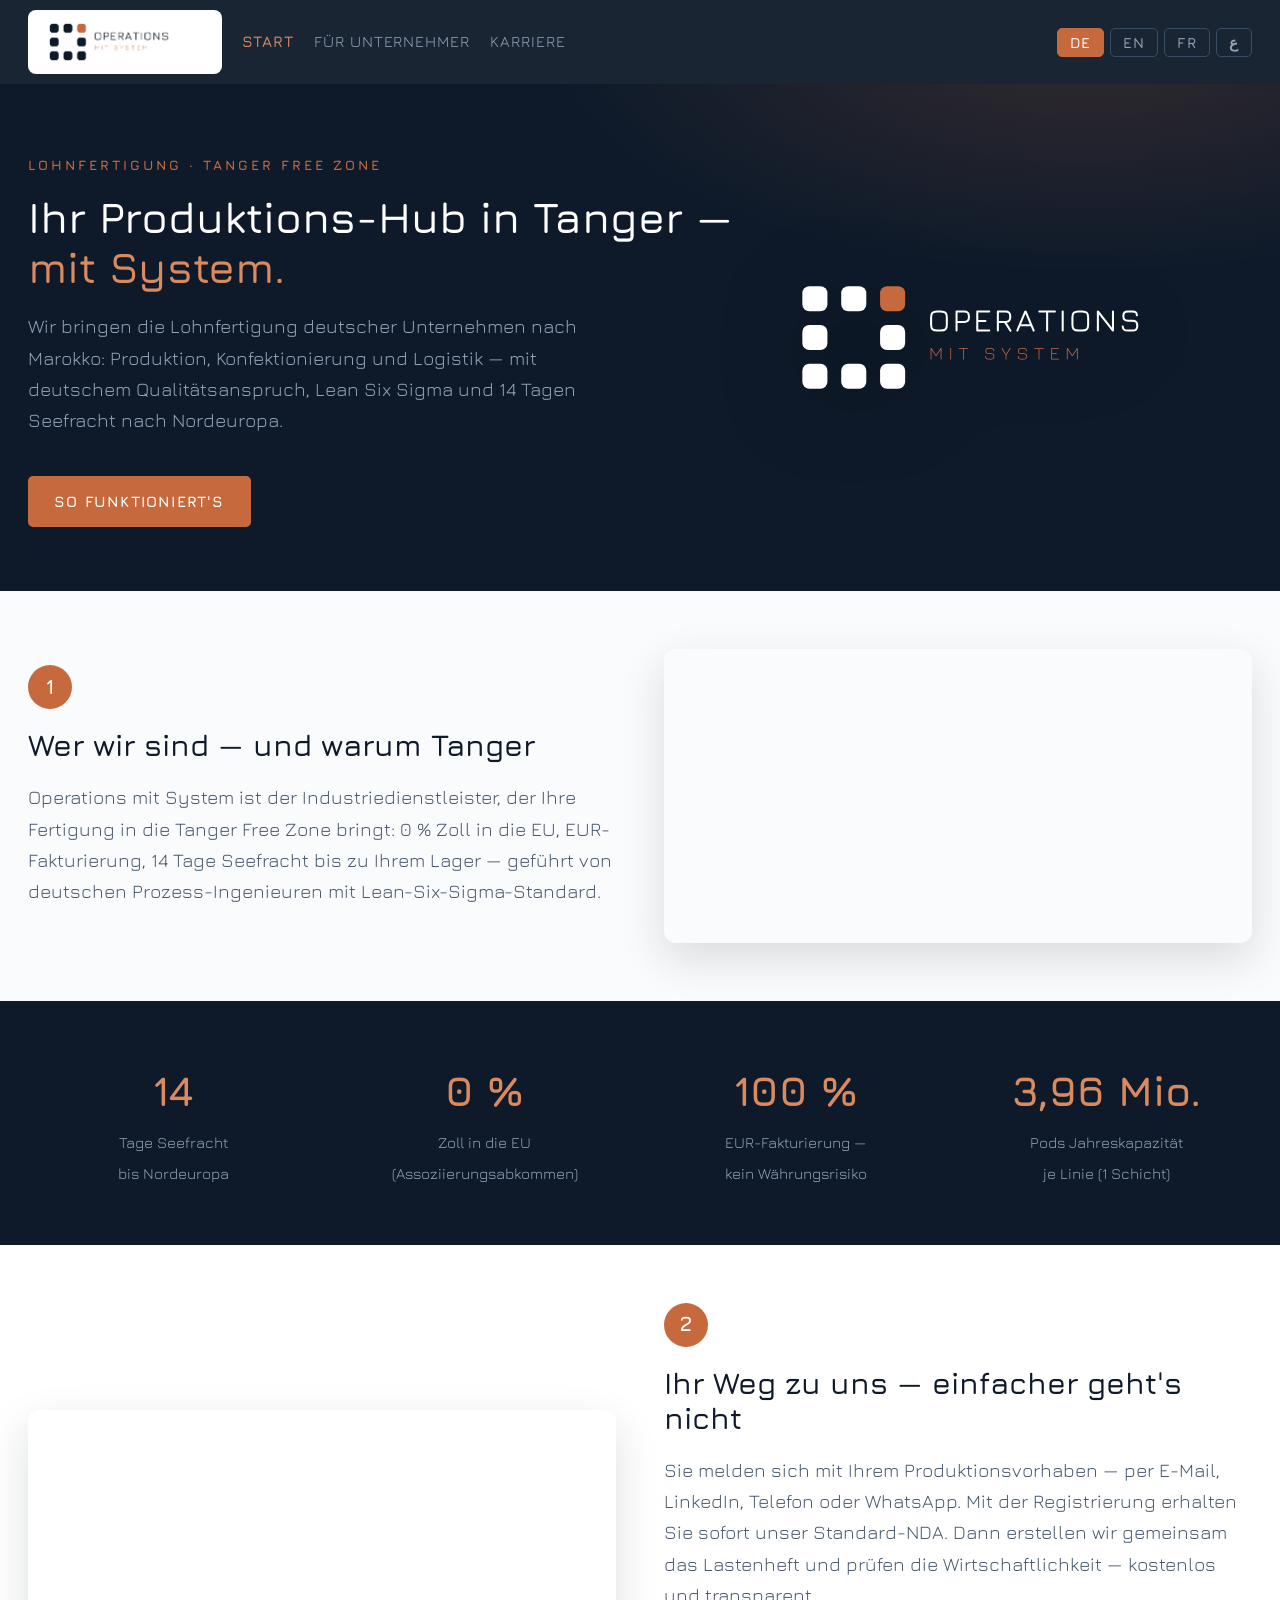
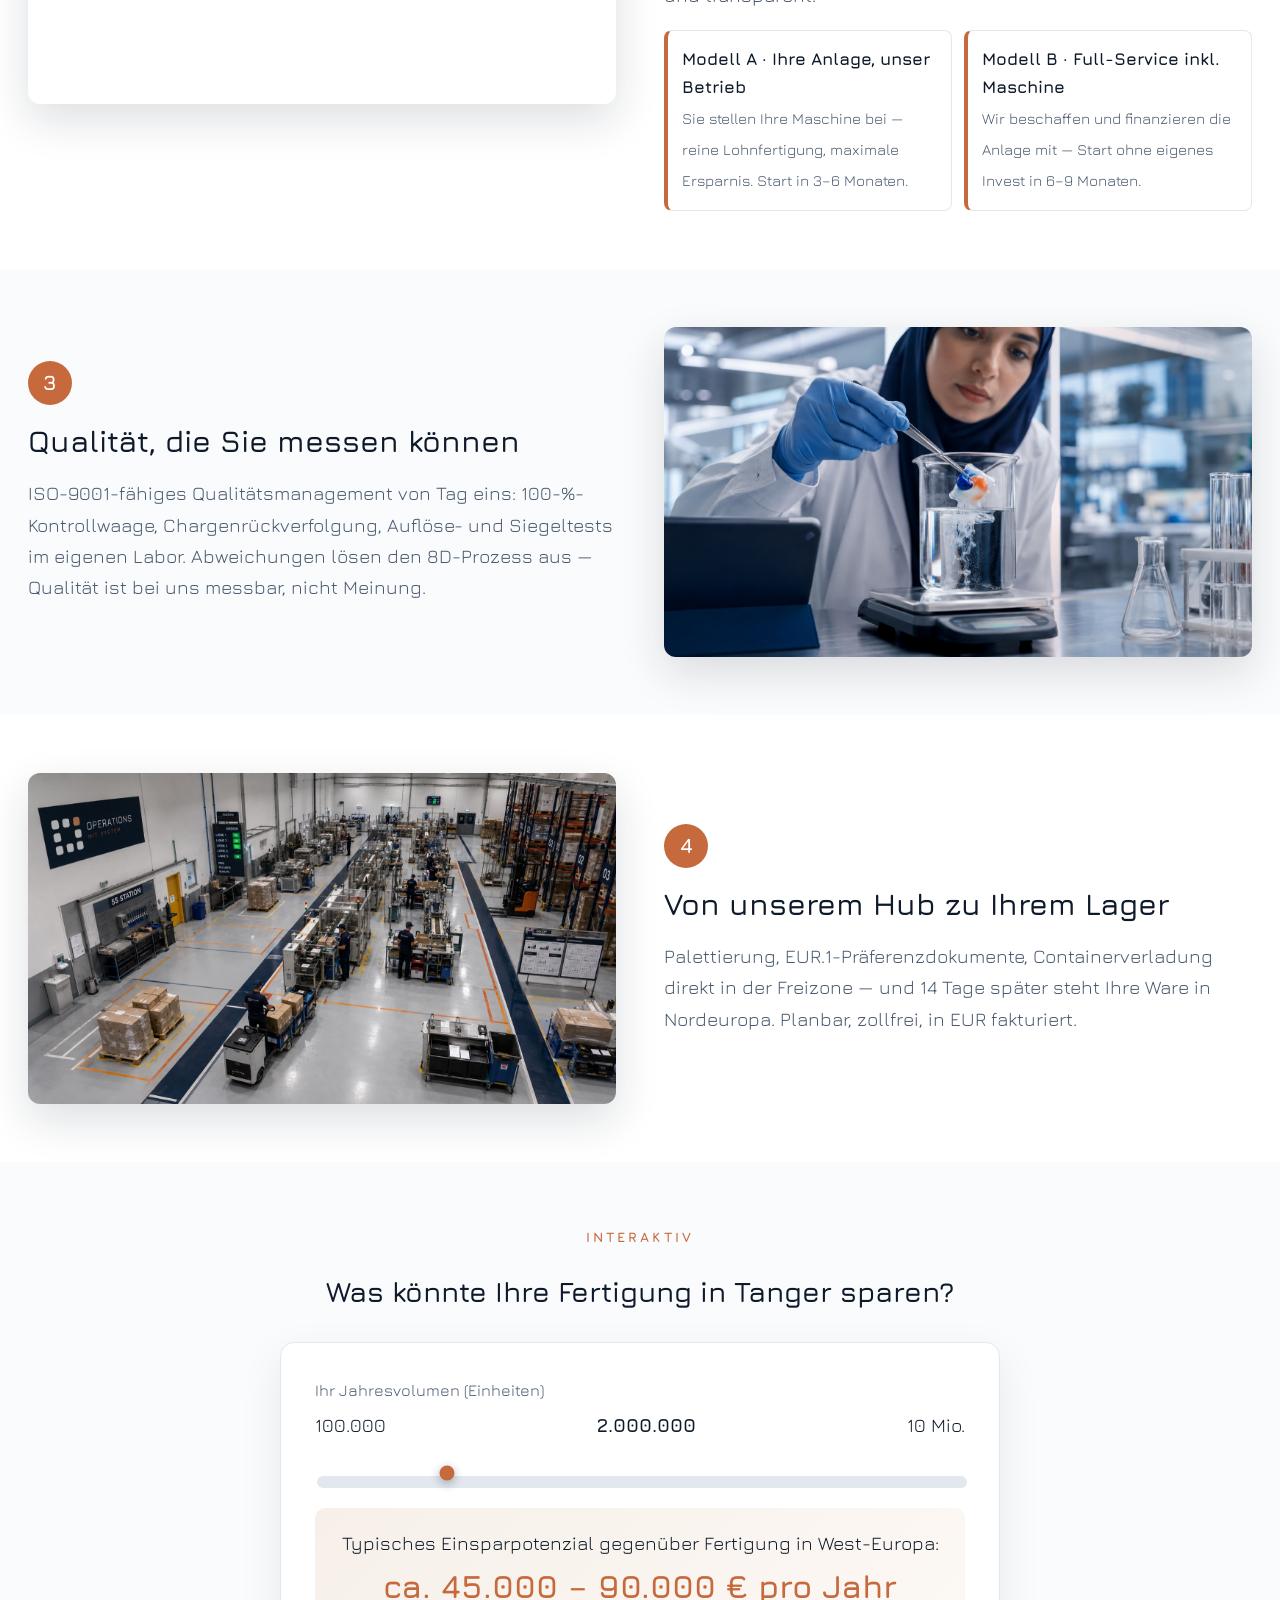
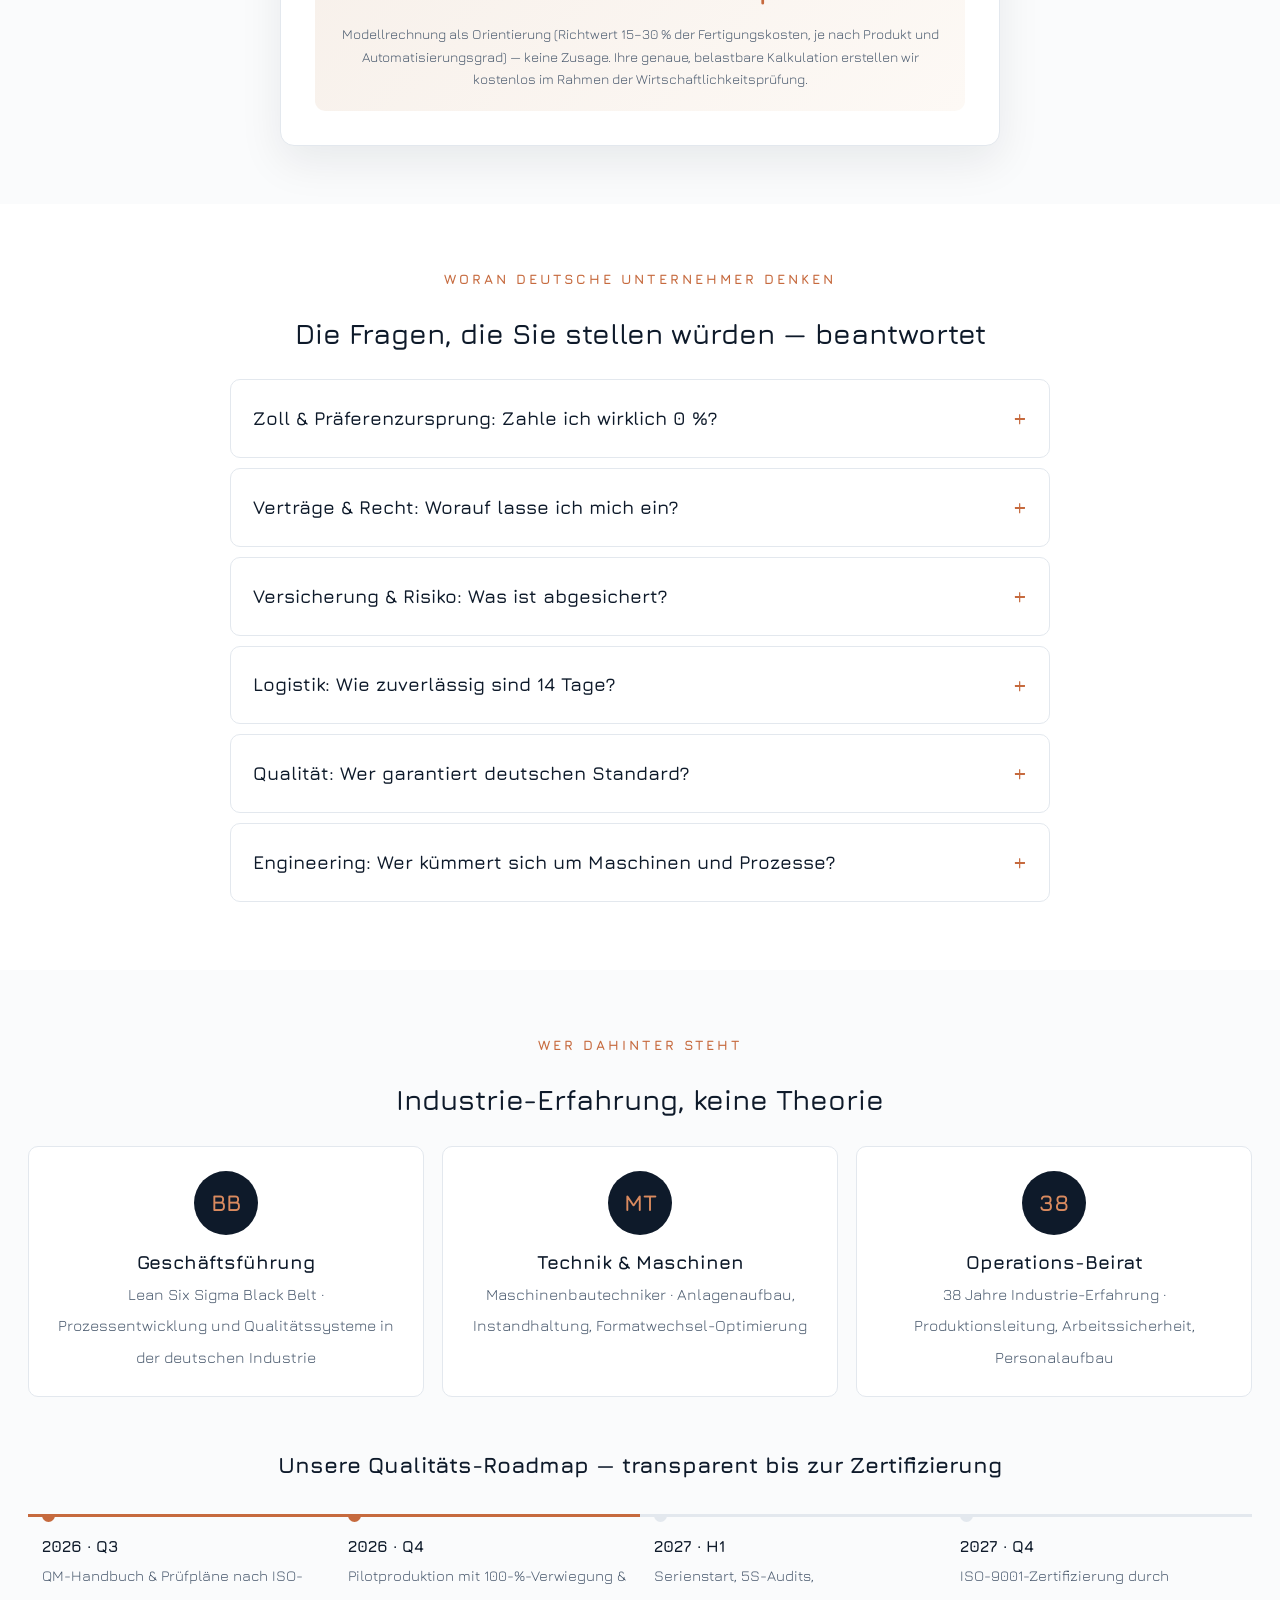
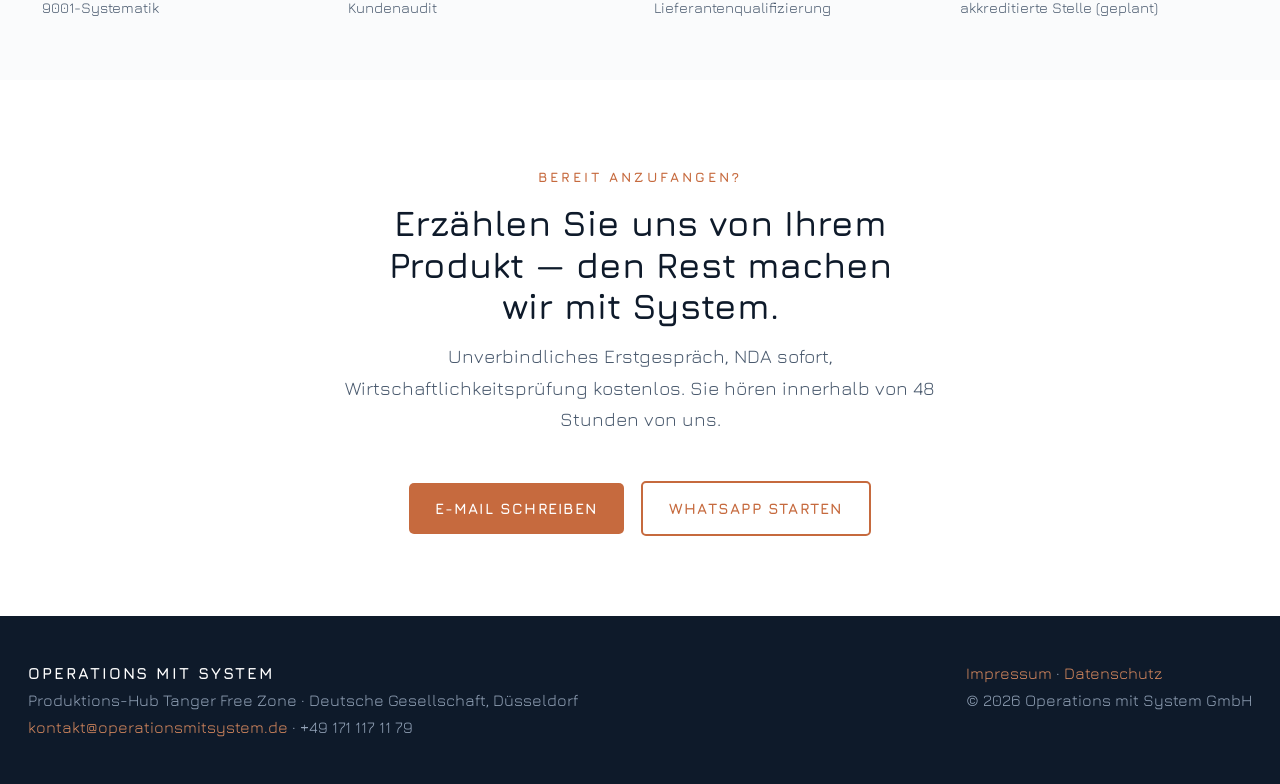
<file: index.html>
<!DOCTYPE html>
<html lang="de">
<head>
<meta charset="utf-8">
<meta name="viewport" content="width=device-width, initial-scale=1">
<title>Operations mit System — Ihr Produktions-Hub in Tanger</title>
<meta name="description" content="Lohnfertigung, Konfektionierung und Logistik in der Tanger Free Zone: 15–30 % günstiger, 0 % Zoll in die EU, 14 Tage Seefracht. Deutscher Qualitätsanspruch, Lean Six Sigma.">
<meta property="og:title" content="Operations mit System — Ihr Produktions-Hub in Tanger">
<meta property="og:description" content="Lohnfertigung in der Tanger Free Zone: 15–30 % günstiger, 0 % Zoll, 14 Tage Seefracht nach Nordeuropa.">
<meta property="og:image" content="https://operationsmitsystem.de/hub_uebersicht.jpg">
<meta property="og:url" content="https://operationsmitsystem.de/">
<meta property="og:type" content="website">
<link rel="icon" type="image/svg+xml" href="favicon.svg">
<link href="https://fonts.googleapis.com/css2?family=Jura:wght@400;600;700&display=swap" rel="stylesheet">
<style>
  :root{--navy:#0E1A2A;--copper:#C66A3E;--copper-soft:#D98A5F;--bg:#FAFBFC;--surface:#fff;--ink:#0E1A2A;--ink2:#4A5A6E;--line:#E3E8EE}
  *{box-sizing:border-box}
  html{font-size:19px}
  body{margin:0;background:var(--bg);color:var(--ink);font-family:"Jura","Avenir Next",sans-serif;line-height:1.65}
  .wrap{max-width:1280px;margin:0 auto;padding:0 28px}
  .eyebrow{font-size:.72rem;letter-spacing:.22em;text-transform:uppercase;color:var(--copper);font-weight:700}
  h1,h2{line-height:1.15;font-weight:600}
  .concept{position:sticky;top:0;z-index:60;background:var(--copper);color:#fff;text-align:center;font-size:.75rem;letter-spacing:.12em;text-transform:uppercase;padding:6px}
  nav{position:sticky;top:0;z-index:50;background:rgba(14,26,42,.95);backdrop-filter:blur(8px);direction:ltr}
  nav .wrap{display:flex;align-items:center;height:62px;gap:20px}
  nav img{height:64px;background:#fff;border-radius:8px;padding:6px 14px}
  nav .wrap{height:84px}
  .lang{margin-left:auto;display:flex;gap:6px}
  .lang button{background:transparent;border:1px solid #3A4C63;color:#93A3B8;border-radius:5px;padding:5px 12px;cursor:pointer;font:600 .78rem "Jura";letter-spacing:.08em}
  .lang button.on{background:var(--copper);border-color:var(--copper);color:#fff}
  .hero{background:radial-gradient(900px 400px at 85% -10%,rgba(198,106,62,.2),transparent 60%),var(--navy);color:#fff;padding:64px 0}
  .hero .wrap{display:grid;grid-template-columns:1.2fr .8fr;gap:44px;align-items:center}
  .hero h1{font-size:clamp(1.7rem,3.4vw,2.5rem);margin:.3em 0}
  .hero h1 em{font-style:normal;color:var(--copper-soft)}
  .hero p{color:#93A3B8;max-width:46ch}
  .hero video{width:100%;border-radius:12px;box-shadow:0 24px 60px rgba(0,0,0,.45)}
  .cta{display:inline-block;margin-top:20px;background:var(--copper);color:#fff;text-decoration:none;padding:13px 26px;border-radius:5px;letter-spacing:.08em;text-transform:uppercase;font-size:.8rem;font-weight:700}
  section{padding:58px 0}
  .split{display:grid;grid-template-columns:1fr 1fr;gap:48px;align-items:center}
  .split video,.split img,.ph{width:100%;border-radius:12px;box-shadow:0 16px 44px rgba(14,26,42,.14);display:block}
  .ph{aspect-ratio:16/9;background:repeating-linear-gradient(45deg,#E4E9EF,#E4E9EF 12px,#EDF1F5 12px,#EDF1F5 24px);display:grid;place-items:center;color:var(--ink2);font-size:.85rem;text-align:center;padding:20px}
  .split h2{font-size:1.6rem;margin:.3em 0 .4em}
  .split p{color:var(--ink2);max-width:52ch}
  .num{display:inline-grid;place-items:center;width:44px;height:44px;border-radius:50%;background:var(--copper);color:#fff;font-weight:700;font-size:1.1rem;margin-bottom:10px}
  section:nth-of-type(even){background:var(--surface)}
  .models{display:grid;grid-template-columns:1fr 1fr;gap:12px;margin-top:14px}
  .model{border:1px solid var(--line);border-left:4px solid var(--copper);border-radius:8px;padding:14px;background:var(--surface)}
  .model b{display:block;font-size:.9rem}.model span{font-size:.8rem;color:var(--ink2)}
  .ctaband{background:linear-gradient(180deg,var(--surface),#F1ECE6);padding:80px 0}
  /* Stats-Band */
  .stats{background:var(--navy);color:#fff;padding:56px 0}
  .stats .wrap{display:grid;grid-template-columns:repeat(4,1fr);gap:20px;text-align:center}
  .stats b{display:block;font-size:2.2rem;color:var(--copper-soft);font-variant-numeric:tabular-nums}
  .stats span{font-size:.8rem;color:#93A3B8}
  @media(max-width:820px){.stats .wrap{grid-template-columns:1fr 1fr}}
  /* Rechner */
  .calc{background:var(--surface);border:1px solid var(--line);border-radius:14px;padding:34px;box-shadow:0 16px 44px rgba(14,26,42,.08);max-width:720px;margin:34px auto 0}
  .calc label{font-size:.85rem;color:var(--ink2);display:block;margin-bottom:6px}
  .calc input[type=range]{width:100%;accent-color:var(--copper);height:34px;cursor:pointer}
  .calc input[type=range]::-webkit-slider-runnable-track{height:12px;border-radius:8px;background:var(--line)}
  .calc input[type=range]::-webkit-slider-thumb{-webkit-appearance:none;width:34px;height:34px;border-radius:50%;background:var(--copper);border:4px solid #fff;box-shadow:0 3px 10px rgba(14,26,42,.3);margin-top:-11px}
  .calc .row{display:flex;justify-content:space-between;font-variant-numeric:tabular-nums;margin-bottom:22px}
  .calc .result{background:linear-gradient(135deg,#F7F0EA,#FDF9F5);border-radius:10px;padding:20px;text-align:center}
  .calc .result b{font-size:1.7rem;color:var(--copper)}
  .calc .note{font-size:.72rem;color:var(--ink2);margin-top:10px}
  /* FAQ */
  .faq{max-width:820px;margin:30px auto 0}
  .faq details{background:var(--surface);border:1px solid var(--line);border-radius:10px;margin-bottom:10px;overflow:hidden}
  .faq summary{cursor:pointer;padding:18px 22px;font-weight:600;list-style:none;display:flex;justify-content:space-between;align-items:center}
  .faq summary::after{content:"+";color:var(--copper);font-size:1.3rem;font-weight:400}
  .faq details[open] summary::after{content:"–"}
  .faq details div{padding:0 22px 18px;color:var(--ink2);font-size:.92rem}
  /* Team + Roadmap */
  .team{display:grid;grid-template-columns:repeat(3,1fr);gap:18px;margin-top:30px}
  .tcard{background:var(--surface);border:1px solid var(--line);border-radius:10px;padding:24px;text-align:center}
  .tcard .avatar{width:64px;height:64px;border-radius:50%;background:var(--navy);color:var(--copper-soft);display:grid;place-items:center;font-weight:700;font-size:1.2rem;margin:0 auto 12px}
  .tcard b{display:block}.tcard span{font-size:.82rem;color:var(--ink2)}
  @media(max-width:820px){.team{grid-template-columns:1fr}}
  .roadmap{display:flex;gap:0;margin-top:30px;overflow-x:auto}
  .rstep{flex:1;min-width:150px;border-top:3px solid var(--line);padding:16px 14px 0;position:relative}
  .rstep::before{content:"";position:absolute;top:-8px;left:14px;width:13px;height:13px;border-radius:50%;background:var(--line)}
  .rstep.done{border-top-color:var(--copper)}.rstep.done::before{background:var(--copper)}
  .rstep b{font-size:.85rem;display:block}.rstep span{font-size:.78rem;color:var(--ink2)}
  .cta.ghost2{background:transparent;border:2px solid var(--copper);color:var(--copper);margin-left:12px}
  footer{background:var(--navy);color:#93A3B8;padding:44px 0;font-size:.85rem}
  footer .wrap{display:flex;justify-content:space-between;flex-wrap:wrap;gap:20px}
  footer a{color:var(--copper-soft);text-decoration:none}
  @media(max-width:820px){.hero .wrap,.split{grid-template-columns:1fr}.split.rev video,.split.rev .ph{order:-1}}
</style>
</head>
<body>
<nav><div class="wrap">
  <img src="logo_hell.png" alt="Operations mit System">
  <a href="index.html" style="color:#D98A5F;text-decoration:none;font-size:.82rem;letter-spacing:.06em;text-transform:uppercase;font-weight:600" data-i="navStart">Start</a>
  <a href="unternehmer.html" style="color:#93A3B8;text-decoration:none;font-size:.82rem;letter-spacing:.06em;text-transform:uppercase" data-i="navUnt">Für Unternehmer</a>
  <a href="karriere.html" style="color:#93A3B8;text-decoration:none;font-size:.82rem;letter-spacing:.06em;text-transform:uppercase" data-i="navKar">Karriere</a>
  <div class="lang"><button class="on" data-lang="de">DE</button><button data-lang="en">EN</button><button data-lang="fr">FR</button><button data-lang="ar">ع</button></div>
</div></nav>

<header class="hero"><div class="wrap">
  <div>
    <span class="eyebrow" data-i="heroEyebrow">Lohnfertigung · Tanger Free Zone</span>
    <h1 data-i="heroH" >Ihr Produktions-Hub in Tanger — <em>mit System.</em></h1>
    <p data-i="heroP">Wir bringen die Lohnfertigung deutscher Unternehmen nach Marokko: Produktion, Konfektionierung und Logistik — mit deutschem Qualitätsanspruch, Lean Six Sigma und 14 Tagen Seefracht nach Nordeuropa.</p>
    <a class="cta" href="#s1" data-i="heroCta">So funktioniert's</a>
  </div>
  <img src="logo_transparent.svg" alt="Operations mit System" style="width:100%;max-width:480px;justify-self:center;filter:drop-shadow(0 12px 40px rgba(0,0,0,.35))">
</div></header>

<section id="s1"><div class="wrap split">
  <div>
    <span class="num">1</span>
    <h2 data-i="s1h">Wer wir sind — und warum Tanger</h2>
    <p data-i="s1p">Operations mit System ist der Industriedienstleister, der Ihre Fertigung in die Tanger Free Zone bringt: 0 % Zoll in die EU, EUR-Fakturierung, 14 Tage Seefracht bis zu Ihrem Lager — geführt von deutschen Prozess-Ingenieuren mit Lean-Six-Sigma-Standard.</p>
  </div>
  <video src="clip2_halle.mp4" autoplay muted loop playsinline></video>
</div></section>

<div class="stats"><div class="wrap">
  <div><b>14</b><span>Tage Seefracht<br>bis Nordeuropa</span></div>
  <div><b>0 %</b><span>Zoll in die EU<br>(Assoziierungsabkommen)</span></div>
  <div><b>100 %</b><span>EUR-Fakturierung —<br>kein Währungsrisiko</span></div>
  <div><b>3,96 Mio.</b><span>Pods Jahreskapazität<br>je Linie (1 Schicht)</span></div>
</div></div>

<section id="s2"><div class="wrap split rev">
  <video src="clip4_beratung.mp4" autoplay muted loop playsinline></video>
  <div>
    <span class="num">2</span>
    <h2 data-i="s2h">Ihr Weg zu uns — einfacher geht's nicht</h2>
    <p data-i="s2p">Sie melden sich mit Ihrem Produktionsvorhaben — per E-Mail, LinkedIn, Telefon oder WhatsApp. Mit der Registrierung erhalten Sie sofort unser Standard-NDA. Dann erstellen wir gemeinsam das Lastenheft und prüfen die Wirtschaftlichkeit — kostenlos und transparent.</p>
    <div class="models">
      <div class="model"><b data-i="mAh">Modell A · Ihre Anlage, unser Betrieb</b><span data-i="mAp">Sie stellen Ihre Maschine bei — reine Lohnfertigung, maximale Ersparnis. Start in 3–6 Monaten.</span></div>
      <div class="model"><b data-i="mBh">Modell B · Full-Service inkl. Maschine</b><span data-i="mBp">Wir beschaffen und finanzieren die Anlage mit — Start ohne eigenes Invest in 6–9 Monaten.</span></div>
    </div>
  </div>
</div></section>

<section id="s3"><div class="wrap split">
  <div>
    <span class="num">3</span>
    <h2 data-i="s3h">Qualität, die Sie messen können</h2>
    <p data-i="s3p">ISO-9001-fähiges Qualitätsmanagement von Tag eins: 100-%-Kontrollwaage, Chargenrückverfolgung, Auflöse- und Siegeltests im eigenen Labor. Abweichungen lösen den 8D-Prozess aus — Qualität ist bei uns messbar, nicht Meinung.</p>
  </div>
  <img src="labor_bild.jpg" alt="Qualitätsprüfung: Auflösetest eines wasserlöslichen Pods im Labor">
</div></section>

<section id="s4"><div class="wrap split rev">
  <img src="hub_uebersicht.jpg" alt="Der OMS-Hub von oben: Lean-Produktion und Hochregallager unter einem Dach">
  <div>
    <span class="num">4</span>
    <h2 data-i="s4h">Von unserem Hub zu Ihrem Lager</h2>
    <p data-i="s4p">Palettierung, EUR.1-Präferenzdokumente, Containerverladung direkt in der Freizone — und 14 Tage später steht Ihre Ware in Nordeuropa. Planbar, zollfrei, in EUR fakturiert.</p>
  </div>
</div></section>

<section id="rechner"><div class="wrap">
  <div style="text-align:center"><span class="eyebrow" data-i="calcEye">Interaktiv</span>
  <h2 data-i="calcH">Was könnte Ihre Fertigung in Tanger sparen?</h2></div>
  <div class="calc">
    <label for="vol" data-i="calcLabel">Ihr Jahresvolumen (Einheiten)</label>
    <div class="row"><span>100.000</span><b id="volOut">2.000.000</b><span>10 Mio.</span></div>
    <input type="range" id="vol" min="100000" max="10000000" step="100000" value="2000000">
    <div class="result">
      <span data-i="calcIntro">Typisches Einsparpotenzial gegenüber Fertigung in West-Europa:</span><br>
      <b id="saveOut">ca. 45.000 – 90.000 € pro Jahr</b>
      <div class="note" data-i="calcNote">Modellrechnung als Orientierung (Richtwert 15–30 % der Fertigungskosten, je nach Produkt und Automatisierungsgrad) — keine Zusage. Ihre genaue, belastbare Kalkulation erstellen wir kostenlos im Rahmen der Wirtschaftlichkeitsprüfung.</div>
    </div>
  </div>
</div></section>

<section id="wissen"><div class="wrap">
  <div style="text-align:center"><span class="eyebrow" data-i="faqEye">Woran deutsche Unternehmer denken</span>
  <h2 data-i="faqH">Die Fragen, die Sie stellen würden — beantwortet</h2></div>
  <div class="faq">
    <details><summary data-i="q1">Zoll &amp; Präferenzursprung: Zahle ich wirklich 0 %?</summary><div data-i="a1">Ja — Marokko und die EU sind über das Assoziierungsabkommen verbunden. Wir erstellen für jede Lieferung die EUR.1-Präferenzdokumente; die Warenursprungsregeln prüfen wir je Produkt bereits in der Wirtschaftlichkeitsprüfung, damit es später keine Überraschungen am Zoll gibt.</div></details>
    <details><summary data-i="q2">Verträge &amp; Recht: Worauf lasse ich mich ein?</summary><div data-i="a2">Ihr Vertragspartner ist eine deutsche GmbH mit Sitz in Düsseldorf — Fertigungsvertrag nach deutschem Recht, deutscher Gerichtsstand, Preisbindung in EUR. Vor jedem inhaltlichen Austausch unterzeichnen wir ein beiderseitiges NDA nach GeschGehG. Ihre Rezepturen und Daten bleiben Ihr Eigentum.</div></details>
    <details><summary data-i="q3">Versicherung &amp; Risiko: Was ist abgesichert?</summary><div data-i="a3">Transportversicherung für jede Seefracht-Sendung, Betriebshaftpflicht am Standort, und auf Wunsch strukturieren wir die Zusammenarbeit so, dass Ihre Waren bis zur Übergabe versichert bleiben. Für Investitionsmodelle nutzen wir zusätzlich die Absicherungsinstrumente des Bundes für Auslandsprojekte.</div></details>
    <details><summary data-i="q4">Logistik: Wie zuverlässig sind 14 Tage?</summary><div data-i="a4">Tanger Med ist der größte Hafen des Mittelmeers mit täglichen Abfahrten nach Nordeuropa. 14 Tage Port-to-Port sind Regellaufzeit etablierter Speditionen (FCL und LCL) — planbar wie ein innereuropäischer Landtransport, nur günstiger. Auf Wunsch liefern wir bis an Ihre Rampe.</div></details>
    <details><summary data-i="q5">Qualität: Wer garantiert deutschen Standard?</summary><div data-i="a5">Unser Qualitätsmanagement ist von Tag eins nach ISO-9001-Systematik aufgebaut: 100-%-Kontrollwaage in der Linie, Chargenrückverfolgung, dokumentierte Prüfpläne, 8D-Prozess bei Abweichungen. Die Zertifizierung ist fest eingeplant (siehe Roadmap unten) — die Systematik leben wir ab dem ersten Auftrag.</div></details>
    <details><summary data-i="q6">Engineering: Wer kümmert sich um Maschinen und Prozesse?</summary><div data-i="a6">Unsere eigene Engineering-Kompetenz: Prozessdesign nach Lean Six Sigma, Maschinenbeschaffung und -abnahme (FAT/SAT), Formatwechsel-Optimierung (SMED), vorbeugende Instandhaltung (TPM). Sie können Ihre bestehende Anlage beistellen — Umzug, Aufbau und Wiederinbetriebnahme übernehmen wir.</div></details>
  </div>
</div></section>

<section id="team"><div class="wrap">
  <div style="text-align:center"><span class="eyebrow">Wer dahinter steht</span>
  <h2>Industrie-Erfahrung, keine Theorie</h2></div>
  <div class="team">
    <div class="tcard"><div class="avatar">BB</div><b>Geschäftsführung</b><span>Lean Six Sigma Black Belt · Prozessentwicklung und Qualitätssysteme in der deutschen Industrie</span></div>
    <div class="tcard"><div class="avatar">MT</div><b>Technik &amp; Maschinen</b><span>Maschinenbautechniker · Anlagenaufbau, Instandhaltung, Formatwechsel-Optimierung</span></div>
    <div class="tcard"><div class="avatar">38</div><b>Operations-Beirat</b><span>38 Jahre Industrie-Erfahrung · Produktionsleitung, Arbeitssicherheit, Personalaufbau</span></div>
  </div>
  <h3 style="text-align:center;margin-top:50px">Unsere Qualitäts-Roadmap — transparent bis zur Zertifizierung</h3>
  <div class="roadmap">
    <div class="rstep done"><b>2026 · Q3</b><span>QM-Handbuch &amp; Prüfpläne nach ISO-9001-Systematik</span></div>
    <div class="rstep done"><b>2026 · Q4</b><span>Pilotproduktion mit 100-%-Verwiegung &amp; Kundenaudit</span></div>
    <div class="rstep"><b>2027 · H1</b><span>Serienstart, 5S-Audits, Lieferantenqualifizierung</span></div>
    <div class="rstep"><b>2027 · Q4</b><span>ISO-9001-Zertifizierung durch akkreditierte Stelle (geplant)</span></div>
  </div>
</div></section>

<section class="ctaband"><div class="wrap" style="text-align:center">
  <span class="eyebrow" data-i="ctaEyebrow">Bereit anzufangen?</span>
  <h2 data-i="ctaH" style="font-size:1.9rem;margin:.3em auto .4em;max-width:22ch">Erzählen Sie uns von Ihrem Produkt — den Rest machen wir mit System.</h2>
  <p data-i="ctaP" style="color:var(--ink2);max-width:52ch;margin:0 auto 26px">Unverbindliches Erstgespräch, NDA sofort, Wirtschaftlichkeitsprüfung kostenlos. Sie hören innerhalb von 48 Stunden von uns.</p>
  <a class="cta" href="mailto:kontakt@operationsmitsystem.de" data-i="ctaBtn1">E-Mail schreiben</a>
  <a class="cta ghost2" href="https://wa.me/491711171179" data-i="ctaBtn2">WhatsApp starten</a>
</div></section>

<footer><div class="wrap">
  <div><b style="color:#fff;letter-spacing:.12em">OPERATIONS MIT SYSTEM</b><br><span data-i="fLine">Produktions-Hub Tanger Free Zone · Deutsche Gesellschaft, Düsseldorf</span><br><a href="mailto:kontakt@operationsmitsystem.de">kontakt@operationsmitsystem.de</a> · +49 171 117 11 79</div>
  <div><a href="rechtliches.html#impressum">Impressum</a> · <a href="rechtliches.html#datenschutz">Datenschutz</a><br>© 2026 Operations mit System GmbH</div>
</div></footer>

<script>
const T={
 de:{},
 en:{banner:"Draft v2 · internal · not published",navStart:"Home",navUnt:"For Businesses",navKar:"Careers",heroEyebrow:"Contract Manufacturing · Tangier Free Zone",heroH:"Your production hub in Tangier — <em>with system.</em>",heroP:"We bring German companies' contract manufacturing to Morocco: production, packaging and logistics — with German quality standards, Lean Six Sigma and 14 days sea freight to Northern Europe.",heroCta:"How it works",s1h:"Who we are — and why Tangier",s1p:"Operations mit System is the industrial service provider bringing your production to the Tangier Free Zone: 0% customs into the EU, EUR invoicing, 14 days sea freight to your warehouse — led by German process engineers with Lean Six Sigma standards.",s2h:"Your way to us — it couldn't be simpler",s2p:"Contact us with your production project — by e-mail, LinkedIn, phone or WhatsApp. You receive our standard NDA immediately upon registration. Together we create the specification and check feasibility — free and transparent.",mAh:"Model A · Your machine, our operation",mAp:"You provide your machine — pure contract manufacturing, maximum savings. Start in 3–6 months.",mBh:"Model B · Full service incl. machine",mBp:"We source and co-finance the machine — start without your own investment in 6–9 months.",s3h:"Quality you can measure",s3p:"ISO 9001-ready quality management from day one: 100% checkweighing, batch traceability, dissolution and seal tests in our own lab. Deviations trigger the 8D process — quality is measurable, not opinion.",ph3:"🎬 Video coming: QC laboratory",s4h:"From our hub to your warehouse",s4p:"Palletising, EUR.1 preference documents, container loading directly in the free zone — 14 days later your goods arrive in Northern Europe. Predictable, duty-free, invoiced in EUR.",ph4:"🎬 Video coming: Loading & sea freight",fLine:"Production hub Tangier Free Zone · German company, Düsseldorf",ctaEyebrow:"Ready to start?",ctaH:"Tell us about your product — we handle the rest, with system.",ctaP:"No-obligation first call, NDA immediately, free feasibility check. You will hear from us within 48 hours.",ctaBtn1:"Write an e-mail",ctaBtn2:"Start WhatsApp chat",calcEye:"Interactive",calcH:"What could your production save in Tangier?",calcLabel:"Your annual volume (units)",calcIntro:"Typical savings potential versus production in Western Europe:",calcNote:"Model calculation for orientation (15–30 % of manufacturing costs depending on product and automation) — not a commitment. We prepare your exact calculation free of charge as part of the feasibility study.",faqEye:"What German entrepreneurs think about",faqH:"The questions you would ask — answered",q1:"Customs & preferential origin: do I really pay 0 %?",a1:"Yes — Morocco and the EU are linked by the Association Agreement. We issue EUR.1 preference documents for every shipment and check the rules of origin for your product during the feasibility study.",q2:"Contracts & law: what am I committing to?",a2:"Your contract partner is a German GmbH based in Düsseldorf — manufacturing contract under German law, German jurisdiction, prices fixed in EUR. A mutual NDA is signed before any exchange. Your formulas and data remain your property.",q3:"Insurance & risk: what is covered?",a3:"Transport insurance for every sea shipment, business liability at the site, and on request we structure the cooperation so your goods remain insured until handover. For investment models we additionally use the German federal guarantee instruments.",q4:"Logistics: how reliable are 14 days?",a4:"Tanger Med is the largest port in the Mediterranean with daily departures to Northern Europe. 14 days port-to-port is the standard transit time of established freight forwarders (FCL and LCL). On request we deliver to your ramp.",q5:"Quality: who guarantees German standards?",a5:"Our quality management follows ISO 9001 methodology from day one: 100 % checkweighing, batch traceability, documented inspection plans, 8D process. Certification is firmly planned — the methodology is lived from the first order.",q6:"Engineering: who takes care of machines and processes?",a6:"Our own engineering competence: process design following Lean Six Sigma, machine sourcing and acceptance (FAT/SAT), changeover optimisation (SMED), preventive maintenance (TPM). You can provide your existing machine — we handle relocation, installation and restart."},
 fr:{banner:"Brouillon v2 · interne · non publié",navStart:"Accueil",navUnt:"Pour les entreprises",navKar:"Carrières",heroEyebrow:"Production à façon · Tanger Free Zone",heroH:"Votre hub de production à Tanger — <em>avec système.</em>",heroP:"Nous amenons la production à façon des entreprises allemandes au Maroc : production, conditionnement et logistique — avec les standards de qualité allemands, Lean Six Sigma et 14 jours de fret maritime vers l'Europe du Nord.",heroCta:"Comment ça marche",s1h:"Qui nous sommes — et pourquoi Tanger",s1p:"Operations mit System est le prestataire industriel qui amène votre production dans la Tanger Free Zone : 0 % de droits de douane vers l'UE, facturation en EUR, 14 jours de fret maritime — dirigé par des ingénieurs process allemands selon le standard Lean Six Sigma.",s2h:"Votre chemin vers nous — simplicité maximale",s2p:"Contactez-nous avec votre projet de production — par e-mail, LinkedIn, téléphone ou WhatsApp. Vous recevez immédiatement notre NDA standard. Ensemble, nous établissons le cahier des charges et vérifions la rentabilité — gratuitement et en toute transparence.",mAh:"Modèle A · Votre machine, notre exploitation",mAp:"Vous mettez votre machine à disposition — production à façon pure, économies maximales. Démarrage en 3 à 6 mois.",mBh:"Modèle B · Full-service machine incluse",mBp:"Nous achetons et cofinançons la machine — démarrage sans investissement propre en 6 à 9 mois.",s3h:"Une qualité mesurable",s3p:"Management de la qualité ISO 9001-ready dès le premier jour : contrôle pondéral à 100 %, traçabilité des lots, tests de dissolution et de scellage dans notre propre laboratoire.",ph3:"🎬 Vidéo à venir : laboratoire QC",s4h:"De notre hub à votre entrepôt",s4p:"Palettisation, documents EUR.1, chargement des conteneurs directement dans la zone franche — 14 jours plus tard, votre marchandise arrive en Europe du Nord. Prévisible, sans droits de douane, facturé en EUR.",ph4:"🎬 Vidéo à venir : chargement & fret maritime",fLine:"Hub de production Tanger Free Zone · Société allemande, Düsseldorf",ctaEyebrow:"Prêt à démarrer ?",ctaH:"Parlez-nous de votre produit — nous nous occupons du reste, avec système.",ctaP:"Premier échange sans engagement, NDA immédiat, étude de faisabilité gratuite. Réponse sous 48 heures.",ctaBtn1:"Écrire un e-mail",ctaBtn2:"Démarrer WhatsApp",calcEye:"Interactif",calcH:"Combien votre production pourrait-elle économiser à Tanger ?",calcLabel:"Votre volume annuel (unités)",calcIntro:"Potentiel d'économies typique par rapport à une production en Europe de l'Ouest :",calcNote:"Calcul indicatif (15–30 % des coûts de fabrication selon le produit et l'automatisation) — sans engagement. Votre calcul précis est établi gratuitement dans le cadre de l'étude de faisabilité.",faqEye:"Ce à quoi pensent les entrepreneurs",faqH:"Les questions que vous poseriez — avec réponses",q1:"Douane & origine préférentielle : est-ce vraiment 0 % ?",a1:"Oui — le Maroc et l'UE sont liés par l'accord d'association. Nous délivrons les documents EUR.1 pour chaque expédition et vérifions les règles d'origine de votre produit dès l'étude de faisabilité.",q2:"Contrats & droit : à quoi je m'engage ?",a2:"Votre partenaire contractuel est une GmbH allemande basée à Düsseldorf — contrat de fabrication de droit allemand, juridiction allemande, prix fixés en EUR. Un NDA mutuel est signé avant tout échange. Vos formules et données restent votre propriété.",q3:"Assurance & risques : qu'est-ce qui est couvert ?",a3:"Assurance transport pour chaque expédition maritime, responsabilité civile d'exploitation sur site, et sur demande une structure où vos marchandises restent assurées jusqu'à la remise. Pour les modèles d'investissement, nous utilisons en plus les garanties fédérales allemandes.",q4:"Logistique : les 14 jours sont-ils fiables ?",a4:"Tanger Med est le premier port de la Méditerranée avec des départs quotidiens vers l'Europe du Nord. 14 jours port-to-port est le délai standard des transitaires établis (FCL et LCL). Sur demande, livraison jusqu'à votre quai.",q5:"Qualité : qui garantit le standard allemand ?",a5:"Notre management de la qualité suit la méthodologie ISO 9001 dès le premier jour : pesée à 100 %, traçabilité des lots, plans de contrôle documentés, processus 8D. La certification est fermement planifiée — la méthodologie est appliquée dès la première commande.",q6:"Ingénierie : qui s'occupe des machines et des process ?",a6:"Notre propre compétence d'ingénierie : conception des process selon Lean Six Sigma, achat et réception des machines (FAT/SAT), optimisation des changements de format (SMED), maintenance préventive (TPM). Vous pouvez mettre à disposition votre machine existante — nous gérons le transfert, l'installation et le redémarrage."},
 ar:{banner:"مسودة v2 · داخلي · غير منشور",navStart:"الرئيسية",navUnt:"للشركات",navKar:"الوظائف",heroEyebrow:"التصنيع بالتعاقد · المنطقة الحرة بطنجة",heroH:"مركز إنتاجكم في طنجة — <em>بنظام.</em>",heroP:"نجلب التصنيع بالتعاقد للشركات الألمانية إلى المغرب: الإنتاج والتعبئة والخدمات اللوجستية — بمعايير الجودة الألمانية ومنهجية لين سيكس سيغما، مع شحن بحري إلى شمال أوروبا خلال 14 يوماً.",heroCta:"كيف نعمل",s1h:"من نحن — ولماذا طنجة",s1p:"Operations mit System هي الشريك الصناعي الذي ينقل إنتاجكم إلى المنطقة الحرة بطنجة: 0% رسوم جمركية نحو الاتحاد الأوروبي، فواتير باليورو، و14 يوماً شحن بحري حتى مستودعكم — بقيادة مهندسي عمليات ألمان وفق معايير لين سيكس سيغما.",s2h:"طريقكم إلينا — بأبسط ما يمكن",s2p:"تواصلوا معنا بمشروع إنتاجكم — عبر البريد الإلكتروني أو LinkedIn أو الهاتف أو WhatsApp. تتلقون اتفاقية السرية فوراً عند التسجيل. ثم نعدّ معاً دفتر المواصفات وندرس الجدوى الاقتصادية — مجاناً وبشفافية.",mAh:"النموذج A · آلتكم، تشغيلنا",mAp:"تضعون آلتكم لدينا — تصنيع بالتعاقد خالص وتوفير أقصى. البدء خلال 3–6 أشهر.",mBh:"النموذج B · خدمة شاملة مع الآلة",mBp:"نتولى شراء الآلة وتمويلها المشترك — تبدأون دون استثمار خاص خلال 6–9 أشهر.",s3h:"جودة يمكن قياسها",s3p:"إدارة جودة جاهزة لمعيار ISO 9001 منذ اليوم الأول: وزن مراقب بنسبة 100%، تتبع الدفعات، واختبارات الذوبان والإحكام في مختبرنا الخاص.",s4h:"من مركزنا إلى مستودعكم",s4p:"التنضيد، وثائق EUR.1 التفضيلية، وتحميل الحاويات مباشرة في المنطقة الحرة — وبعد 14 يوماً تصل بضاعتكم إلى شمال أوروبا. بشكل مخطط، دون رسوم جمركية، وبفواتير باليورو.",fLine:"مركز إنتاج بالمنطقة الحرة بطنجة · شركة ألمانية، دوسلدورف",ctaEyebrow:"مستعدون للبدء؟",ctaH:"حدّثونا عن منتجكم — ونتولى نحن الباقي، بنظام.",ctaP:"محادثة أولى دون التزام، اتفاقية سرية فورية، ودراسة جدوى مجانية. نرد عليكم خلال 48 ساعة.",ctaBtn1:"أرسلوا بريداً إلكترونياً",ctaBtn2:"ابدأوا محادثة WhatsApp",calcEye:"تفاعلي",calcH:"كم يمكن أن يوفر إنتاجكم في طنجة؟",calcLabel:"حجم إنتاجكم السنوي (وحدات)",calcIntro:"وفورات نموذجية مقارنة بالإنتاج في أوروبا الغربية:",calcNote:"حساب نموذجي للتوجيه (15–30% من تكاليف التصنيع حسب المنتج ودرجة الأتمتة) — دون التزام. نعدّ حسابكم الدقيق مجاناً في إطار دراسة الجدوى.",faqEye:"ما يفكر فيه رواد الأعمال",faqH:"الأسئلة التي قد تطرحونها — مع الإجابات",q1:"الجمارك والمنشأ التفضيلي: هل هي حقاً 0%؟",a1:"نعم — يرتبط المغرب والاتحاد الأوروبي باتفاقية الشراكة. نصدر وثائق EUR.1 لكل شحنة ونتحقق من قواعد المنشأ لمنتجكم منذ دراسة الجدوى.",q2:"العقود والقانون: بماذا ألتزم؟",a2:"شريككم التعاقدي شركة GmbH ألمانية مقرها دوسلدورف — عقد تصنيع وفق القانون الألماني، اختصاص قضائي ألماني، وأسعار ثابتة باليورو. توقَّع اتفاقية سرية متبادلة قبل أي تبادل. تبقى تركيباتكم وبياناتكم ملكاً لكم.",q3:"التأمين والمخاطر: ما المشمول؟",a3:"تأمين نقل لكل شحنة بحرية، وتأمين مسؤولية تشغيلية في الموقع، وعند الطلب هيكلة تُبقي بضاعتكم مؤمَّنة حتى التسليم. وفي نماذج الاستثمار نستخدم إضافةً أدوات الضمان الفيدرالية الألمانية.",q4:"اللوجستيك: ما مدى موثوقية 14 يوماً؟",a4:"ميناء طنجة المتوسط هو الأكبر في البحر المتوسط مع مغادرات يومية نحو شمال أوروبا. 14 يوماً من ميناء إلى ميناء هي المدة القياسية لوكلاء الشحن المعتمدين (FCL وLCL). وعند الطلب نسلّم حتى رصيف مستودعكم.",q5:"الجودة: من يضمن المعيار الألماني؟",a5:"إدارة الجودة لدينا تتبع منهجية ISO 9001 منذ اليوم الأول: وزن مراقب 100%، تتبع الدفعات، خطط فحص موثقة، وعملية 8D عند الانحرافات. الشهادة مخطط لها بثبات — والمنهجية مطبقة من أول طلبية.",q6:"الهندسة: من يتولى الآلات والعمليات؟",a6:"كفاءتنا الهندسية الخاصة: تصميم العمليات وفق لين سيكس سيغما، شراء الآلات واستلامها (FAT/SAT)، تحسين تغيير الصيغ (SMED)، والصيانة الوقائية (TPM). يمكنكم وضع آلتكم الحالية لدينا — ونتولى النقل والتركيب وإعادة التشغيل."}
};
const DE={};document.querySelectorAll('[data-i]').forEach(el=>DE[el.dataset.i]=el.innerHTML);T.de=DE;
// Einsparungs-Rechner
const vol=document.getElementById('vol');
if(vol){const f=n=>n.toLocaleString('de-DE');
  const upd=()=>{const v=+vol.value;
    document.getElementById('volOut').textContent=f(v);
    const cpu=0.15; // grobe Fertigungskosten €/Einheit (Richtwert)
    const lo=Math.round(v*cpu*0.15/1000)*1000, hi=Math.round(v*cpu*0.30/1000)*1000;
    document.getElementById('saveOut').textContent='ca. '+f(lo)+' – '+f(hi)+' € pro Jahr';};
  vol.addEventListener('input',upd);upd();}

function setLang(l){
  const d=T[l]||T.de;
  document.querySelectorAll('[data-i]').forEach(el=>{if(d[el.dataset.i])el.innerHTML=d[el.dataset.i];});
  document.documentElement.lang=l;
  document.documentElement.dir=(l==='ar')?'rtl':'ltr';
  document.querySelectorAll('.lang button').forEach(x=>x.classList.toggle('on',x.dataset.lang===l));
  try{localStorage.setItem('oms_lang',l);}catch(e){}
}
document.querySelectorAll('.lang button').forEach(b=>b.addEventListener('click',()=>setLang(b.dataset.lang)));
let savedLang='de';try{savedLang=localStorage.getItem('oms_lang')||'de';}catch(e){}
if(savedLang!=='de')setLang(savedLang);
</script>
</body>
</html>
</file>
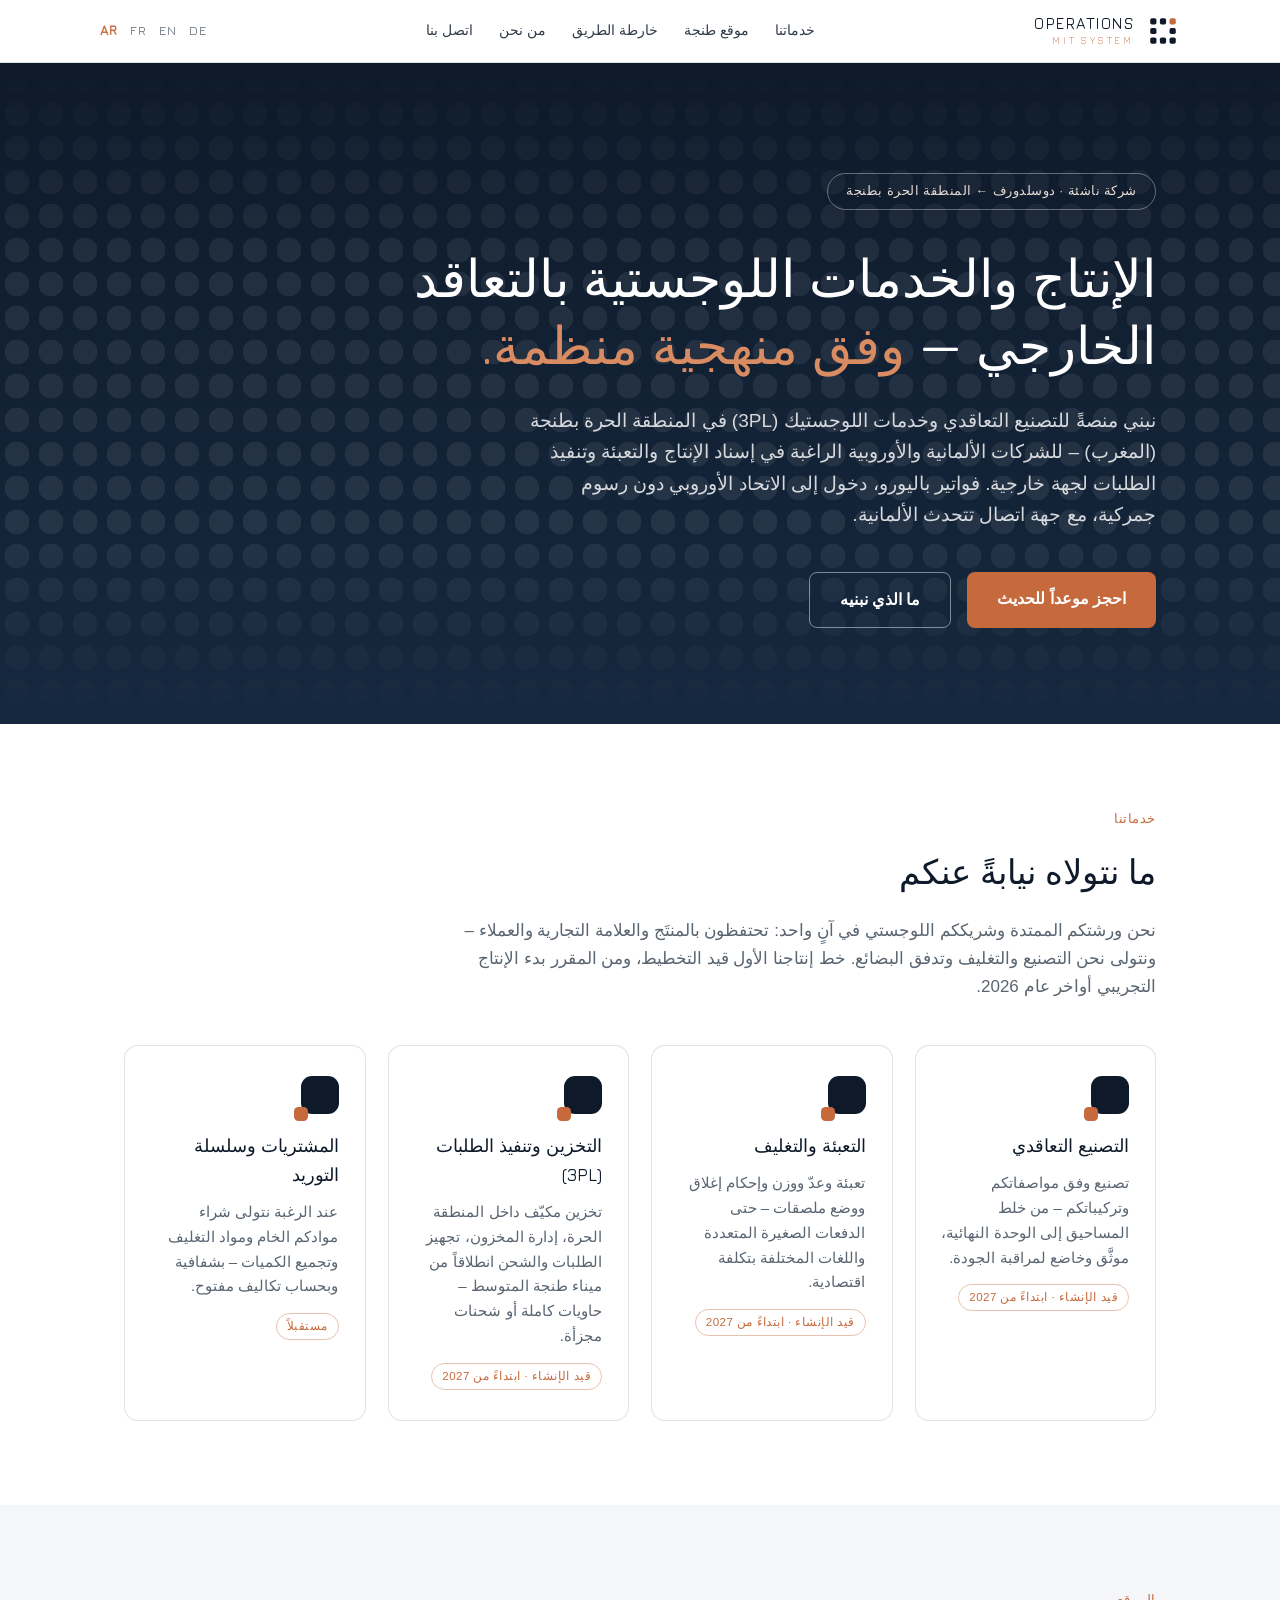
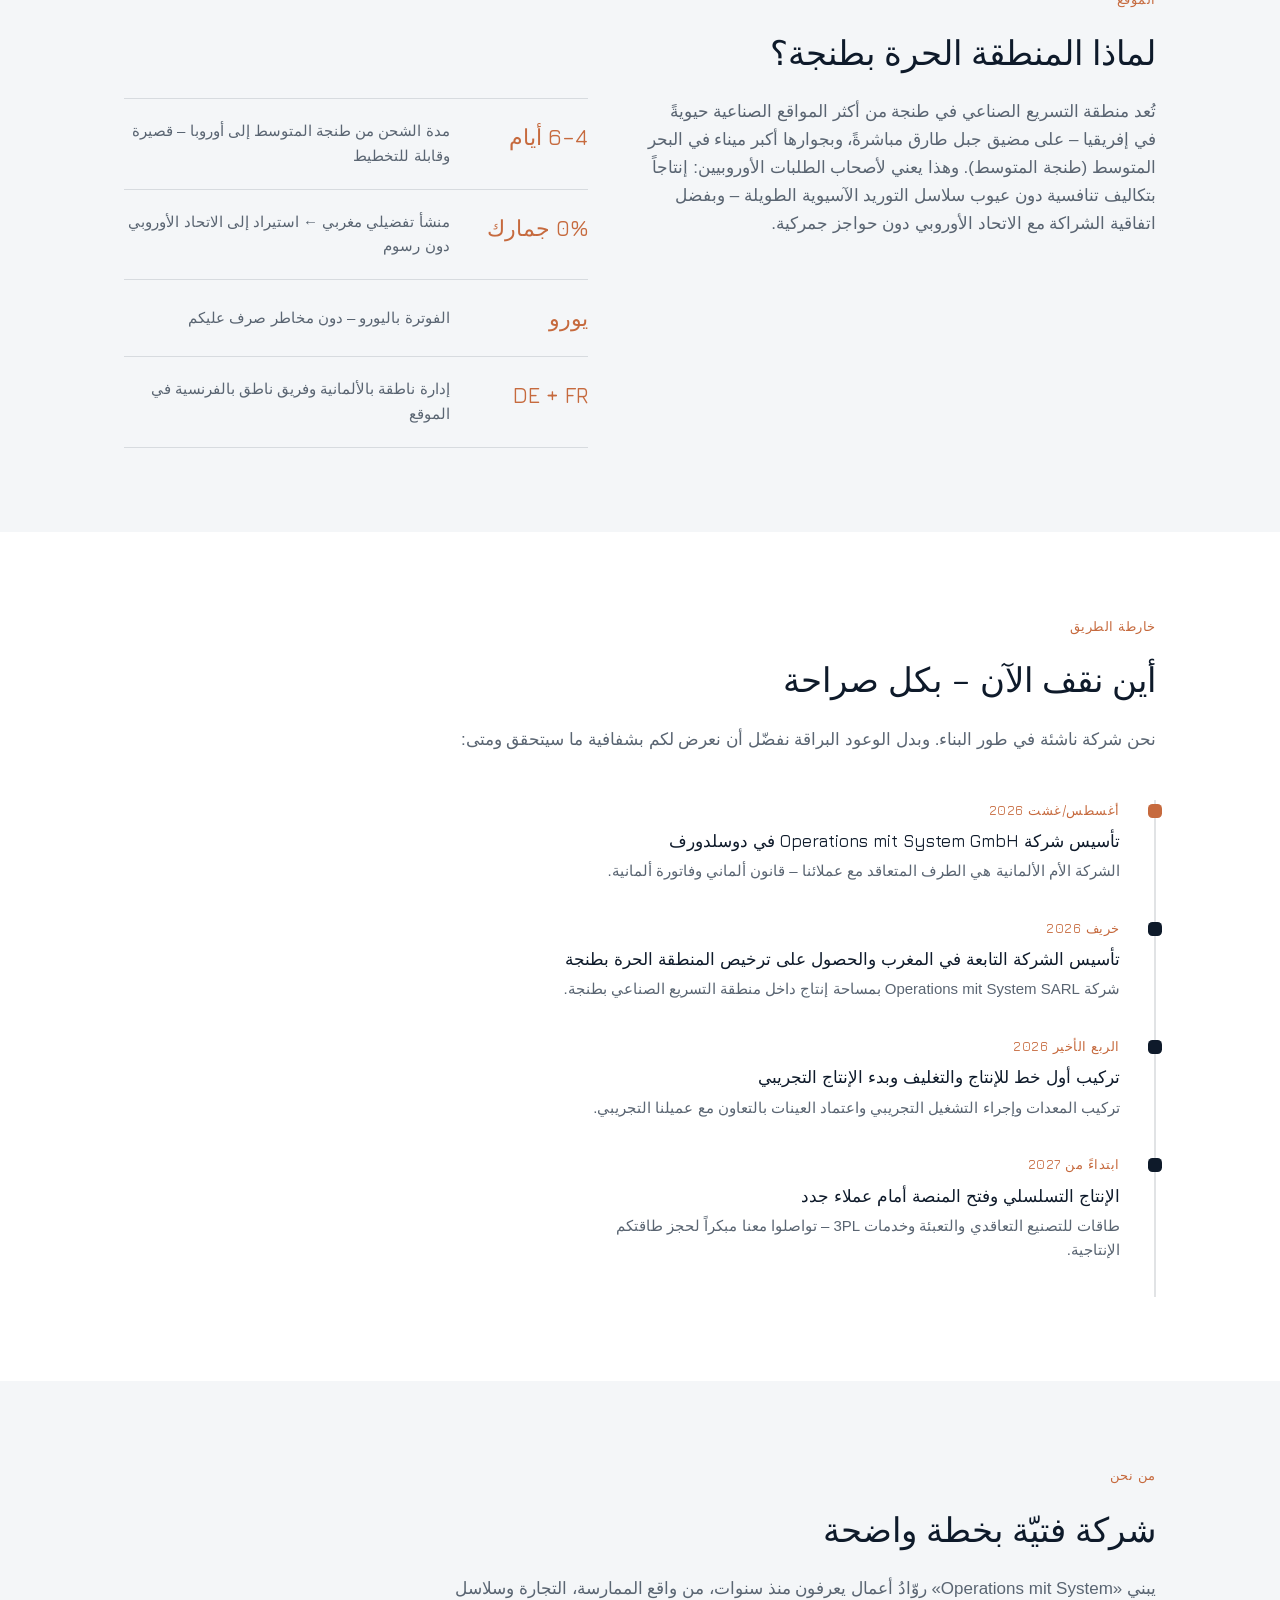
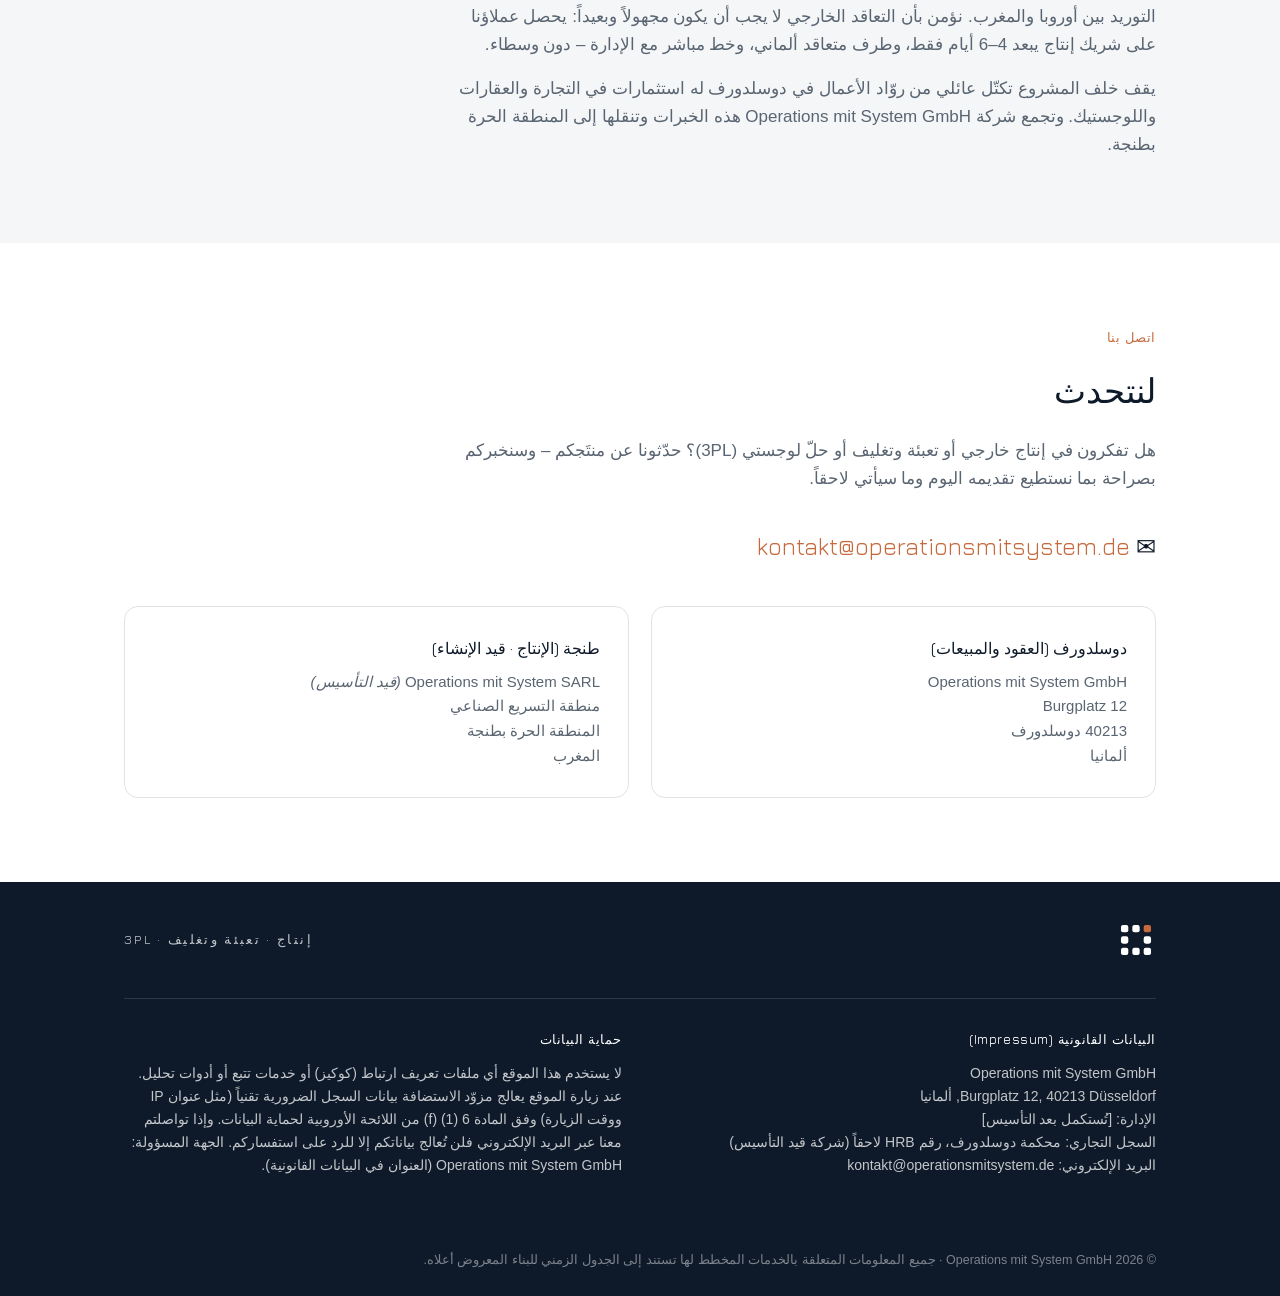
<file: ar.html>
<!DOCTYPE html>
<html lang="ar" dir="rtl">
<head>
<meta charset="UTF-8">
<meta name="viewport" content="width=device-width, initial-scale=1.0">
<link rel="icon" type="image/svg+xml" href="favicon.svg">
<meta property="og:type" content="website">
<meta property="og:locale" content="ar_AR">
<meta property="og:site_name" content="Operations mit System">
<meta property="og:title" content="Operations mit System – خدمات لوجستية وتصنيع تعاقدي في طنجة">
<meta property="og:description" content="تصنيع تعاقدي وتعبئة وتخزين وتنفيذ الطلبات في المنطقة الحرة بطنجة – فواتير باليورو ودخول إلى الاتحاد الأوروبي دون رسوم.">
<meta property="og:url" content="https://operationsmitsystem.de/ar.html">
<meta property="og:image" content="https://operationsmitsystem.de/og.png">
<meta name="twitter:card" content="summary_large_image">
<title>Operations mit System – خدمات لوجستية (3PL) وتصنيع تعاقدي في المنطقة الحرة بطنجة</title>
<meta name="description" content="Operations mit System – شريككم لخدمات اللوجستيك (3PL) والإنتاج الخارجي في المنطقة الحرة بطنجة (المغرب). تصنيع تعاقدي، تعبئة وتغليف، تخزين وتنفيذ الطلبات للشركات الألمانية والأوروبية.">
<link rel="stylesheet" href="fonts.css">
<link rel="alternate" hreflang="de" href="https://operationsmitsystem.de/">
<link rel="alternate" hreflang="en" href="https://operationsmitsystem.de/en.html">
<link rel="alternate" hreflang="fr" href="https://operationsmitsystem.de/fr.html">
<link rel="alternate" hreflang="ar" href="https://operationsmitsystem.de/ar.html">
<link rel="alternate" hreflang="x-default" href="https://operationsmitsystem.de/">
<style>

:root{
  --ink:#0E1A2A; --ink-2:#16283E; --copper:#C66A3E; --copper-soft:#D98B62;
  --paper:#FFFFFF; --paper-2:#F4F6F8; --grey:#5A6572; --line:rgba(14,26,42,.12);
}
*{margin:0;padding:0;box-sizing:border-box}
html{scroll-behavior:smooth}
body{font-family:-apple-system,'Segoe UI',Tahoma,'Noto Sans Arabic',Arial,sans-serif;color:var(--ink);background:var(--paper);line-height:1.65;font-size:17px}
h1,h2,h3,.brand{font-family:'Jura',sans-serif;font-weight:500;letter-spacing:0}
a{color:var(--copper);text-decoration:none}
a:hover{text-decoration:underline}
.wrap{max-width:1080px;margin:0 auto;padding:0 24px}

header{position:sticky;top:0;background:rgba(255,255,255,.94);backdrop-filter:blur(8px);border-bottom:1px solid var(--line);z-index:10}
.nav{display:flex;align-items:center;justify-content:space-between;padding:14px 0}
.nav .logo{display:flex;align-items:center;gap:12px}
.nav .logo svg{height:34px;width:auto}
.nav .brand{font-size:15px;letter-spacing:.10em;line-height:1.25}
.nav .brand small{display:block;font-weight:300;font-size:10px;letter-spacing:.28em;color:var(--copper)}
.nav nav{display:flex;gap:26px;font-size:14px}
.nav nav a{color:var(--ink);opacity:.85}
@media(max-width:760px){.nav nav{display:none}}
.lang{display:flex;gap:12px;font-size:13px;font-family:'Jura';letter-spacing:.08em}
.lang a{color:var(--ink);opacity:.65}
.lang a.cur{color:var(--copper);opacity:1;font-weight:600;text-decoration:none}

.hero{background:linear-gradient(180deg,var(--ink) 0%,var(--ink-2) 100%);color:var(--paper);position:relative;overflow:hidden}
.hero .grid-bg{position:absolute;inset:0;opacity:.07;background-image:radial-gradient(closest-side,#fff 72%,transparent 74%);background-size:34px 34px;mask-image:linear-gradient(180deg,transparent, #000 30%, #000 70%, transparent)}
.hero .wrap{position:relative;padding:110px 24px 96px}
.hero .badge{display:inline-block;border:1px solid rgba(255,255,255,.35);border-radius:100px;font-size:12.5px;letter-spacing:.04em;padding:7px 18px;margin-bottom:34px;color:#E8DCD2}
.hero h1{font-size:clamp(30px,5vw,52px);line-height:1.3;max-width:820px}
.hero h1 em{font-style:normal;color:var(--copper-soft)}
.hero p.lead{margin-top:26px;max-width:640px;font-size:clamp(16px,2vw,19px);color:rgba(255,255,255,.82)}
.hero .cta{margin-top:42px;display:flex;gap:16px;flex-wrap:wrap}
.btn{display:inline-block;padding:14px 30px;border-radius:8px;font-size:15.5px;font-weight:600}
.btn-copper{background:var(--copper);color:#fff}
.btn-copper:hover{background:#B25E36;text-decoration:none}
.btn-ghost{border:1px solid rgba(255,255,255,.45);color:#fff}
.btn-ghost:hover{border-color:#fff;text-decoration:none}

section{padding:84px 0}
section.alt{background:var(--paper-2)}
.kicker{font-family:'Jura';font-weight:500;font-size:13px;letter-spacing:.04em;color:var(--copper);margin-bottom:14px}
h2{font-size:clamp(24px,3.4vw,34px);margin-bottom:18px}
.intro{max-width:720px;color:var(--grey)}

.cards{display:grid;grid-template-columns:repeat(auto-fit,minmax(240px,1fr));gap:22px;margin-top:44px}
.card{background:var(--paper);border:1px solid var(--line);border-radius:14px;padding:30px 26px}
section.alt .card{background:var(--paper)}
.card .pod{width:38px;height:38px;border-radius:11px;background:var(--ink);margin-bottom:18px;position:relative}
.card .pod::after{content:'';position:absolute;left:-7px;bottom:-7px;width:14px;height:14px;border-radius:4.5px;background:var(--copper)}
.card h3{font-size:17.5px;margin-bottom:10px}
.card p{font-size:15px;color:var(--grey)}
.card .soon{display:inline-block;margin-top:14px;font-size:11.5px;letter-spacing:.04em;color:var(--copper);border:1px solid rgba(198,106,62,.4);padding:3px 10px;border-radius:100px}

.split{display:grid;grid-template-columns:1.05fr .95fr;gap:56px;align-items:start;margin-top:10px}
@media(max-width:860px){.split{grid-template-columns:1fr}}
.facts{display:grid;gap:0;border-top:1px solid var(--line)}
.fact{display:grid;grid-template-columns:120px 1fr;gap:18px;padding:20px 0;border-bottom:1px solid var(--line)}
.fact b{font-family:'Jura';font-weight:500;font-size:22px;color:var(--copper)}
.fact span{color:var(--grey);font-size:15px;align-self:center}

.roadmap{margin-top:46px;display:grid;gap:0;border-right:2px solid var(--line);padding-right:0}
.step{position:relative;padding:0 34px 34px 0}
.step::before{content:'';position:absolute;right:-8px;top:4px;width:14px;height:14px;border-radius:4.5px;background:var(--ink)}
.step.done::before{background:var(--copper)}
.step .when{font-family:'Jura';font-weight:500;font-size:13px;letter-spacing:.04em;color:var(--copper)}
.step h3{font-size:17px;margin:6px 0 4px}
.step p{font-size:15px;color:var(--grey);max-width:560px}

.contact-box{margin-top:40px;display:grid;grid-template-columns:1fr 1fr;gap:22px}
@media(max-width:760px){.contact-box{grid-template-columns:1fr}}
.loc{border:1px solid var(--line);border-radius:14px;padding:28px}
.loc h3{font-size:16px;margin-bottom:8px}
.loc p{font-size:15px;color:var(--grey)}
.contact-mail{margin-top:34px;font-size:clamp(18px,2.6vw,24px);font-family:'Jura'}

footer{background:var(--ink);color:rgba(255,255,255,.75);font-size:14px}
footer .top{display:flex;align-items:center;justify-content:space-between;gap:20px;padding:38px 0;border-bottom:1px solid rgba(255,255,255,.12);flex-wrap:wrap}
footer .top svg{height:40px;width:auto}
footer .legal{padding:30px 0 46px;display:grid;grid-template-columns:1fr 1fr;gap:36px}
@media(max-width:760px){footer .legal{grid-template-columns:1fr}}
footer h4{font-family:'Jura';font-weight:500;font-size:13px;letter-spacing:.04em;color:#fff;margin-bottom:12px}
footer p{margin-bottom:8px}
footer a{color:var(--copper-soft)}
.fineprint{padding:18px 0 26px;font-size:12.5px;color:rgba(255,255,255,.45)}
</style>
</head>
<body>

<header>
  <div class="wrap nav">
    <div class="logo">
      <svg xmlns="http://www.w3.org/2000/svg" viewBox="0 0 240 240" width="240" height="240"><rect x="29.80" y="29.80" width="44.00" height="44.00" rx="12.32" fill="#0E1A2A"/><rect x="98.00" y="29.80" width="44.00" height="44.00" rx="12.32" fill="#0E1A2A"/><rect x="166.20" y="29.80" width="44.00" height="44.00" rx="12.32" fill="#C66A3E"/><rect x="29.80" y="98.00" width="44.00" height="44.00" rx="12.32" fill="#0E1A2A"/><rect x="166.20" y="98.00" width="44.00" height="44.00" rx="12.32" fill="#0E1A2A"/><rect x="29.80" y="166.20" width="44.00" height="44.00" rx="12.32" fill="#0E1A2A"/><rect x="98.00" y="166.20" width="44.00" height="44.00" rx="12.32" fill="#0E1A2A"/><rect x="166.20" y="166.20" width="44.00" height="44.00" rx="12.32" fill="#0E1A2A"/></svg>
      <div class="brand">OPERATIONS<small>MIT SYSTEM</small></div>
    </div>
    <nav>
      <a href="#leistungen">خدماتنا</a>
      <a href="#standort">موقع طنجة</a>
      <a href="#roadmap">خارطة الطريق</a>
      <a href="#ueber-uns">من نحن</a>
      <a href="#kontakt">اتصل بنا</a>
    </nav>
    <div class="lang"><a href="index.html">DE</a><a href="en.html">EN</a><a href="fr.html">FR</a><a class="cur" href="ar.html">AR</a></div>
  </div>
</header>

<div class="hero">
  <div class="grid-bg"></div>
  <div class="wrap">
    <span class="badge">شركة ناشئة · دوسلدورف ← المنطقة الحرة بطنجة</span>
    <h1>الإنتاج والخدمات اللوجستية بالتعاقد الخارجي — <em>وفق منهجية منظمة.</em></h1>
    <p class="lead">نبني منصةً للتصنيع التعاقدي وخدمات اللوجستيك (3PL) في المنطقة الحرة بطنجة (المغرب) – للشركات الألمانية والأوروبية الراغبة في إسناد الإنتاج والتعبئة وتنفيذ الطلبات لجهة خارجية. فواتير باليورو، دخول إلى الاتحاد الأوروبي دون رسوم جمركية، مع جهة اتصال تتحدث الألمانية.</p>
    <div class="cta">
      <a class="btn btn-copper" href="#kontakt">احجز موعداً للحديث</a>
      <a class="btn btn-ghost" href="#leistungen">ما الذي نبنيه</a>
    </div>
  </div>
</div>

<section id="leistungen">
  <div class="wrap">
    <div class="kicker">خدماتنا</div>
    <h2>ما نتولاه نيابةً عنكم</h2>
    <p class="intro">نحن ورشتكم الممتدة وشريككم اللوجستي في آنٍ واحد: تحتفظون بالمنتَج والعلامة التجارية والعملاء – ونتولى نحن التصنيع والتغليف وتدفق البضائع. خط إنتاجنا الأول قيد التخطيط، ومن المقرر بدء الإنتاج التجريبي أواخر عام 2026.</p>
    <div class="cards">
      <div class="card">
        <div class="pod"></div>
        <h3>التصنيع التعاقدي</h3>
        <p>تصنيع وفق مواصفاتكم وتركيباتكم – من خلط المساحيق إلى الوحدة النهائية، موثَّق وخاضع لمراقبة الجودة.</p>
        <span class="soon">قيد الإنشاء · ابتداءً من 2027</span>
      </div>
      <div class="card">
        <div class="pod"></div>
        <h3>التعبئة والتغليف</h3>
        <p>تعبئة وعدّ ووزن وإحكام إغلاق ووضع ملصقات – حتى الدفعات الصغيرة المتعددة واللغات المختلفة بتكلفة اقتصادية.</p>
        <span class="soon">قيد الإنشاء · ابتداءً من 2027</span>
      </div>
      <div class="card">
        <div class="pod"></div>
        <h3>التخزين وتنفيذ الطلبات (3PL)</h3>
        <p>تخزين مكيّف داخل المنطقة الحرة، إدارة المخزون، تجهيز الطلبات والشحن انطلاقاً من ميناء طنجة المتوسط – حاويات كاملة أو شحنات مجزأة.</p>
        <span class="soon">قيد الإنشاء · ابتداءً من 2027</span>
      </div>
      <div class="card">
        <div class="pod"></div>
        <h3>المشتريات وسلسلة التوريد</h3>
        <p>عند الرغبة نتولى شراء موادكم الخام ومواد التغليف وتجميع الكميات – بشفافية وبحساب تكاليف مفتوح.</p>
        <span class="soon">مستقبلاً</span>
      </div>
    </div>
  </div>
</section>

<section class="alt" id="standort">
  <div class="wrap">
    <div class="kicker">الموقع</div>
    <h2>لماذا المنطقة الحرة بطنجة؟</h2>
    <div class="split">
      <p class="intro">تُعد منطقة التسريع الصناعي في طنجة من أكثر المواقع الصناعية حيويةً في إفريقيا – على مضيق جبل طارق مباشرةً، وبجوارها أكبر ميناء في البحر المتوسط (طنجة المتوسط). وهذا يعني لأصحاب الطلبات الأوروبيين: إنتاجاً بتكاليف تنافسية دون عيوب سلاسل التوريد الآسيوية الطويلة – وبفضل اتفاقية الشراكة مع الاتحاد الأوروبي دون حواجز جمركية.</p>
      <div class="facts">
        <div class="fact"><b>4–6 أيام</b><span>مدة الشحن من طنجة المتوسط إلى أوروبا – قصيرة وقابلة للتخطيط</span></div>
        <div class="fact"><b>0% جمارك</b><span>منشأ تفضيلي مغربي ← استيراد إلى الاتحاد الأوروبي دون رسوم</span></div>
        <div class="fact"><b>يورو</b><span>الفوترة باليورو – دون مخاطر صرف عليكم</span></div>
        <div class="fact"><b>DE + FR</b><span>إدارة ناطقة بالألمانية وفريق ناطق بالفرنسية في الموقع</span></div>
      </div>
    </div>
  </div>
</section>

<section id="roadmap">
  <div class="wrap">
    <div class="kicker">خارطة الطريق</div>
    <h2>أين نقف الآن – بكل صراحة</h2>
    <p class="intro">نحن شركة ناشئة في طور البناء. وبدل الوعود البراقة نفضّل أن نعرض لكم بشفافية ما سيتحقق ومتى:</p>
    <div class="roadmap" style="margin-top:46px">
      <div class="step done">
        <div class="when">أغسطس/غشت 2026</div>
        <h3>تأسيس شركة Operations mit System GmbH في دوسلدورف</h3>
        <p>الشركة الأم الألمانية هي الطرف المتعاقد مع عملائنا – قانون ألماني وفاتورة ألمانية.</p>
      </div>
      <div class="step">
        <div class="when">خريف 2026</div>
        <h3>تأسيس الشركة التابعة في المغرب والحصول على ترخيص المنطقة الحرة بطنجة</h3>
        <p>شركة Operations mit System SARL بمساحة إنتاج داخل منطقة التسريع الصناعي بطنجة.</p>
      </div>
      <div class="step">
        <div class="when">الربع الأخير 2026</div>
        <h3>تركيب أول خط للإنتاج والتغليف وبدء الإنتاج التجريبي</h3>
        <p>تركيب المعدات وإجراء التشغيل التجريبي واعتماد العينات بالتعاون مع عميلنا التجريبي.</p>
      </div>
      <div class="step">
        <div class="when">ابتداءً من 2027</div>
        <h3>الإنتاج التسلسلي وفتح المنصة أمام عملاء جدد</h3>
        <p>طاقات للتصنيع التعاقدي والتعبئة وخدمات 3PL – تواصلوا معنا مبكراً لحجز طاقتكم الإنتاجية.</p>
      </div>
    </div>
  </div>
</section>

<section class="alt" id="ueber-uns">
  <div class="wrap">
    <div class="kicker">من نحن</div>
    <h2>شركة فتيّة بخطة واضحة</h2>
    <p class="intro">يبني «Operations mit System» روّادُ أعمال يعرفون منذ سنوات، من واقع الممارسة، التجارة وسلاسل التوريد بين أوروبا والمغرب. نؤمن بأن التعاقد الخارجي لا يجب أن يكون مجهولاً وبعيداً: يحصل عملاؤنا على شريك إنتاج يبعد 4–6 أيام فقط، وطرف متعاقد ألماني، وخط مباشر مع الإدارة – دون وسطاء.</p>
    <p class="intro" style="margin-top:16px">يقف خلف المشروع تكتّل عائلي من روّاد الأعمال في دوسلدورف له استثمارات في التجارة والعقارات واللوجستيك. وتجمع شركة Operations mit System GmbH هذه الخبرات وتنقلها إلى المنطقة الحرة بطنجة.</p>
  </div>
</section>

<section id="kontakt">
  <div class="wrap">
    <div class="kicker">اتصل بنا</div>
    <h2>لنتحدث</h2>
    <p class="intro">هل تفكرون في إنتاج خارجي أو تعبئة وتغليف أو حلّ لوجستي (3PL)؟ حدّثونا عن منتَجكم – وسنخبركم بصراحة بما نستطيع تقديمه اليوم وما سيأتي لاحقاً.</p>
    <div class="contact-mail">✉ <a href="mailto:kontakt@operationsmitsystem.de">kontakt@operationsmitsystem.de</a></div>
    <div class="contact-box">
      <div class="loc">
        <h3>دوسلدورف (العقود والمبيعات)</h3>
        <p>Operations mit System GmbH<br>Burgplatz 12<br>40213 دوسلدورف<br>ألمانيا</p>
      </div>
      <div class="loc">
        <h3>طنجة (الإنتاج · قيد الإنشاء)</h3>
        <p>Operations mit System SARL <em>(قيد التأسيس)</em><br>منطقة التسريع الصناعي<br>المنطقة الحرة بطنجة<br>المغرب</p>
      </div>
    </div>
  </div>
</section>

<footer>
  <div class="wrap">
    <div class="top">
      <svg xmlns="http://www.w3.org/2000/svg" viewBox="0 0 240 240" width="240" height="240"><rect x="29.80" y="29.80" width="44.00" height="44.00" rx="12.32" fill="#FFFFFF"/><rect x="98.00" y="29.80" width="44.00" height="44.00" rx="12.32" fill="#FFFFFF"/><rect x="166.20" y="29.80" width="44.00" height="44.00" rx="12.32" fill="#C66A3E"/><rect x="29.80" y="98.00" width="44.00" height="44.00" rx="12.32" fill="#FFFFFF"/><rect x="166.20" y="98.00" width="44.00" height="44.00" rx="12.32" fill="#FFFFFF"/><rect x="29.80" y="166.20" width="44.00" height="44.00" rx="12.32" fill="#FFFFFF"/><rect x="98.00" y="166.20" width="44.00" height="44.00" rx="12.32" fill="#FFFFFF"/><rect x="166.20" y="166.20" width="44.00" height="44.00" rx="12.32" fill="#FFFFFF"/></svg>
      <div style="font-family:'Jura';letter-spacing:.18em;font-size:13px">إنتاج · تعبئة وتغليف · 3PL</div>
    </div>
    <div class="legal" id="impressum">
      <div>
        <h4>البيانات القانونية (Impressum)</h4>
        <p>Operations mit System GmbH<br>Burgplatz 12, 40213 Düsseldorf, ألمانيا<br>الإدارة: &#91;تُستكمل بعد التأسيس&#93;<br>السجل التجاري: محكمة دوسلدورف، رقم HRB لاحقاً (شركة قيد التأسيس)<br>البريد الإلكتروني: kontakt@operationsmitsystem.de</p>
      </div>
      <div id="datenschutz">
        <h4>حماية البيانات</h4>
        <p>لا يستخدم هذا الموقع أي ملفات تعريف ارتباط (كوكيز) أو خدمات تتبع أو أدوات تحليل. عند زيارة الموقع يعالج مزوّد الاستضافة بيانات السجل الضرورية تقنياً (مثل عنوان IP ووقت الزيارة) وفق المادة 6 (1) (f) من اللائحة الأوروبية لحماية البيانات. وإذا تواصلتم معنا عبر البريد الإلكتروني فلن تُعالج بياناتكم إلا للرد على استفساركم. الجهة المسؤولة: Operations mit System GmbH (العنوان في البيانات القانونية).</p>
      </div>
    </div>
    <div class="fineprint">© 2026 Operations mit System GmbH · جميع المعلومات المتعلقة بالخدمات المخطط لها تستند إلى الجدول الزمني للبناء المعروض أعلاه.</div>
  </div>
</footer>

</body>
</html>
</file>
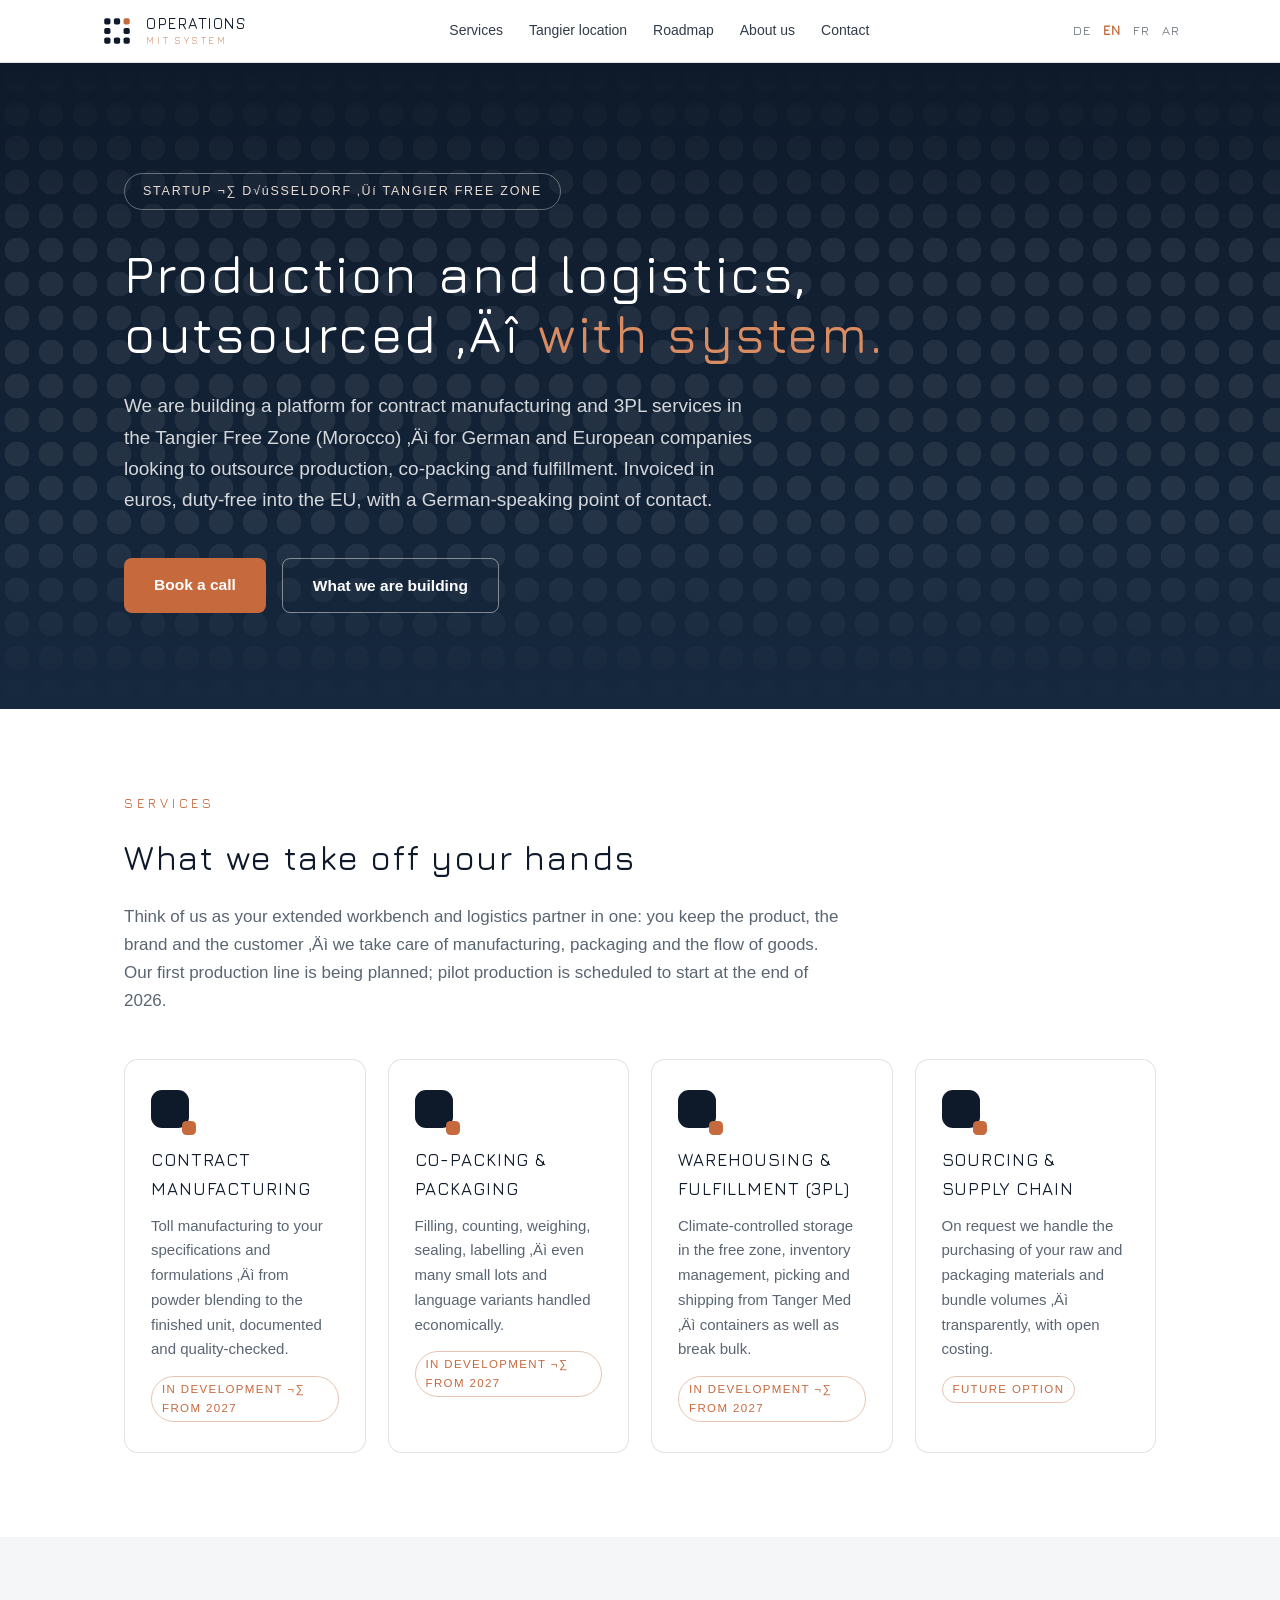
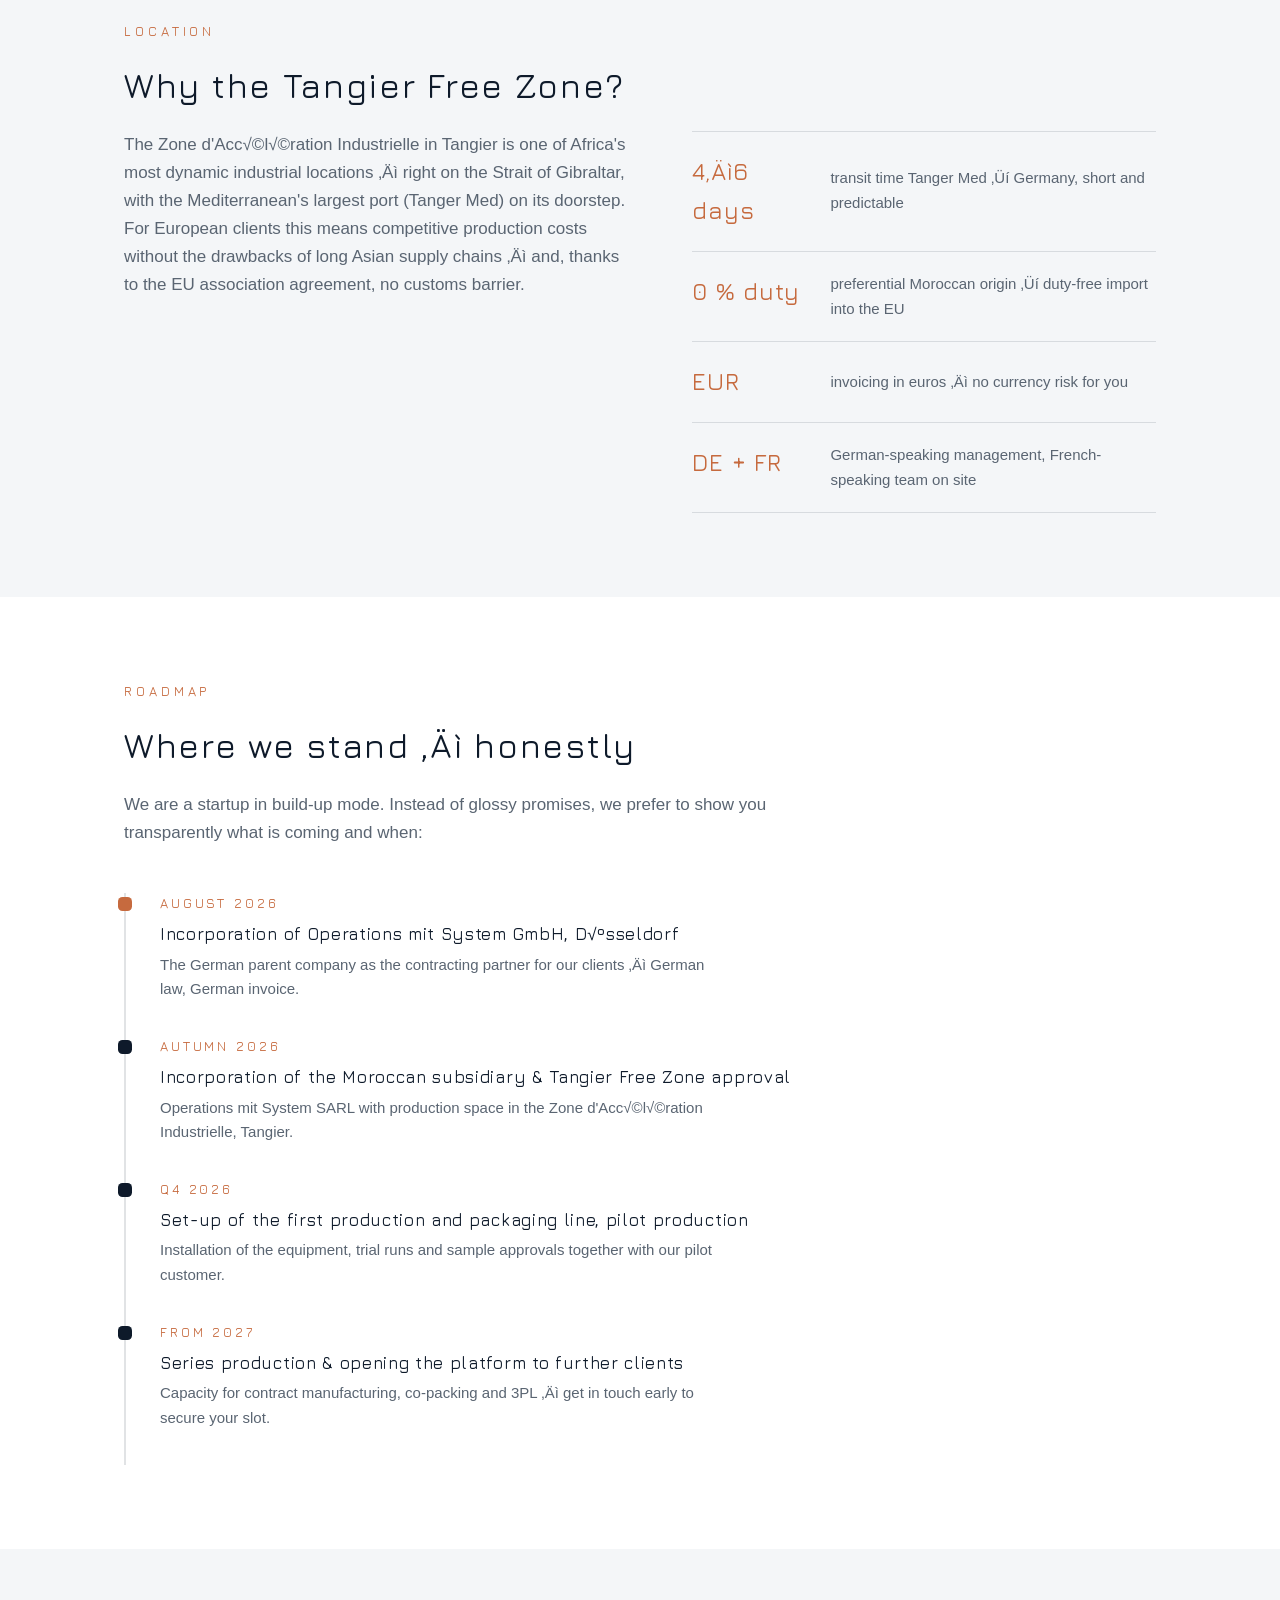
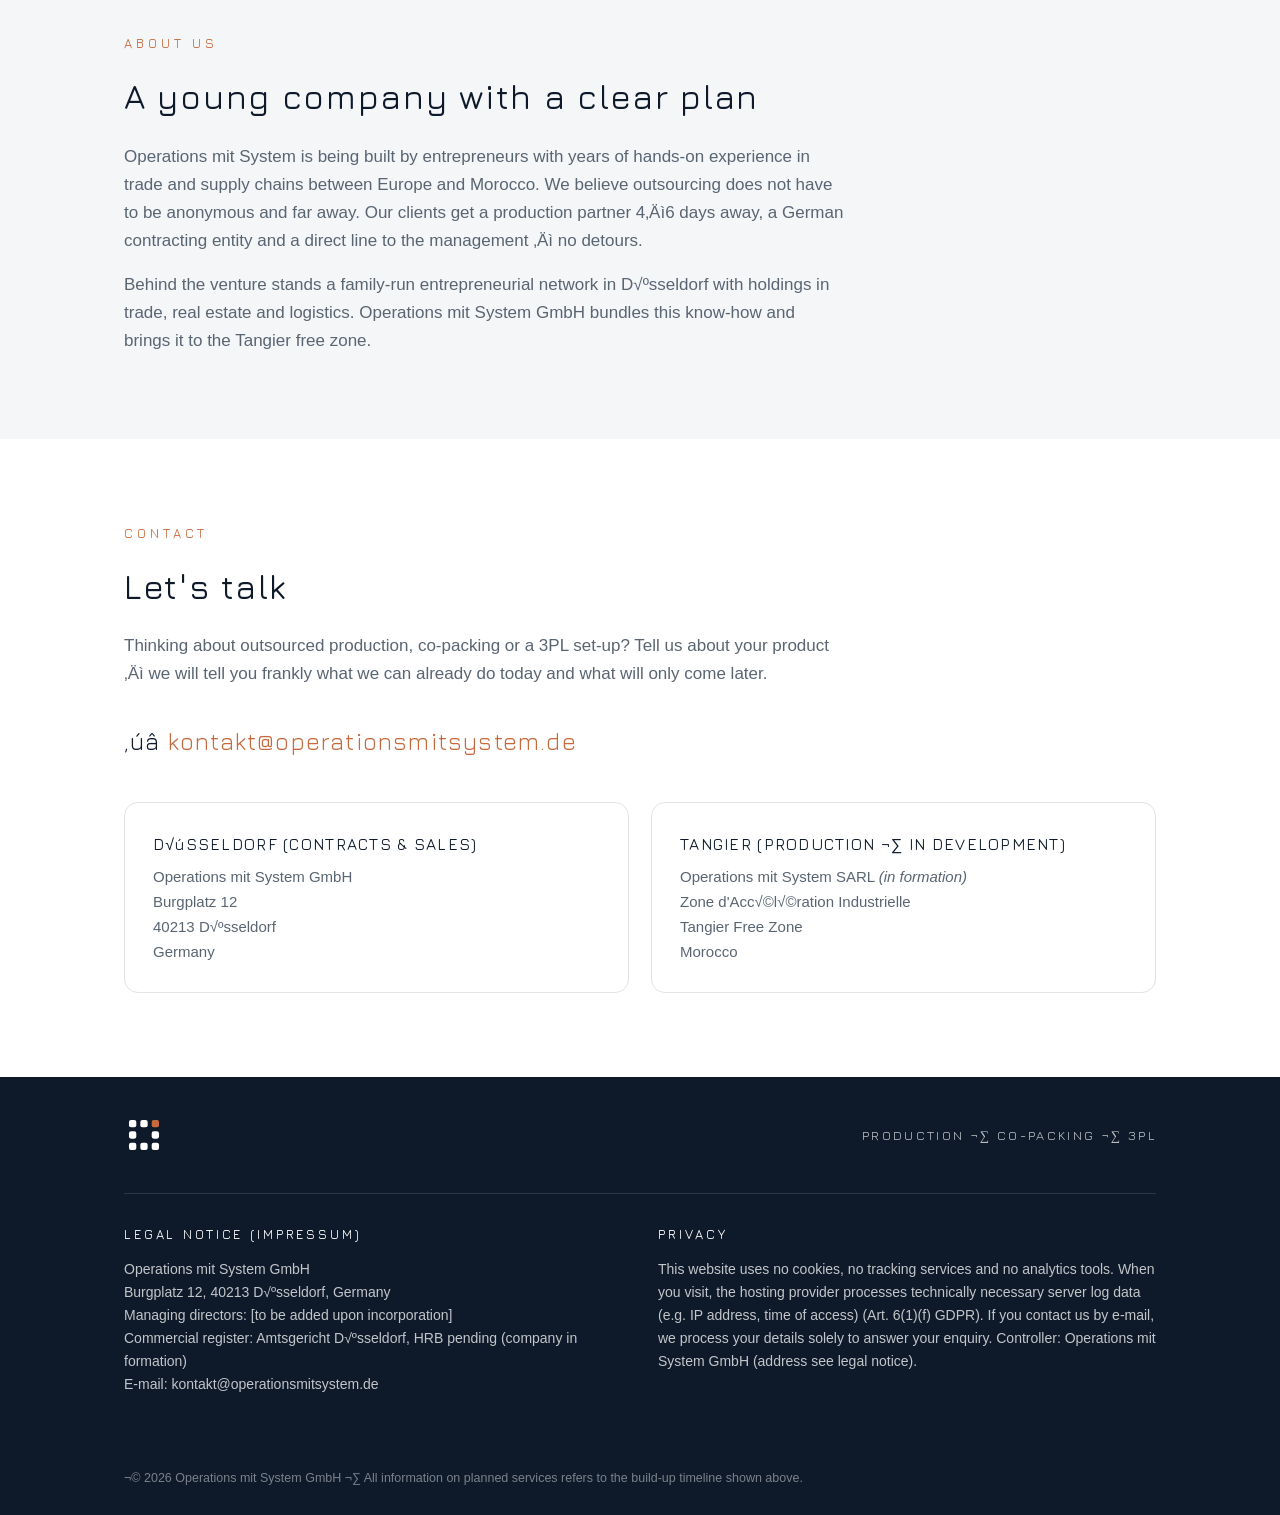
<file: en.html>
<!DOCTYPE html>
<html lang="en">
<head>
<meta charset="UTF-8">
<meta name="viewport" content="width=device-width, initial-scale=1.0">
<link rel="icon" type="image/svg+xml" href="favicon.svg">
<meta property="og:type" content="website">
<meta property="og:locale" content="en_US">
<meta property="og:site_name" content="Operations mit System">
<meta property="og:title" content="Operations mit System ‚Äì 3PL & Contract Manufacturing in the Tangier Free Zone">
<meta property="og:description" content="Contract manufacturing, co-packing, warehousing & fulfillment in the Tangier Free Zone ‚Äì invoiced in euros, duty-free into the EU.">
<meta property="og:url" content="https://operationsmitsystem.de/en.html">
<meta property="og:image" content="https://operationsmitsystem.de/og.png">
<meta name="twitter:card" content="summary_large_image">
<title>Operations mit System ‚Äì 3PL &amp; Contract Manufacturing in the Tangier Free Zone</title>
<meta name="description" content="Operations mit System ‚Äì your partner for 3PL services and outsourced production in the Tangier Free Zone (Morocco). Contract manufacturing, co-packing, warehousing &amp; fulfillment for German and European companies.">
<link rel="stylesheet" href="fonts.css">
<link rel="alternate" hreflang="de" href="https://operationsmitsystem.de/">
<link rel="alternate" hreflang="en" href="https://operationsmitsystem.de/en.html">
<link rel="alternate" hreflang="fr" href="https://operationsmitsystem.de/fr.html">
<link rel="alternate" hreflang="ar" href="https://operationsmitsystem.de/ar.html">
<link rel="alternate" hreflang="x-default" href="https://operationsmitsystem.de/">
<style>

:root{
  --ink:#0E1A2A; --ink-2:#16283E; --copper:#C66A3E; --copper-soft:#D98B62;
  --paper:#FFFFFF; --paper-2:#F4F6F8; --grey:#5A6572; --line:rgba(14,26,42,.12);
}
*{margin:0;padding:0;box-sizing:border-box}
html{scroll-behavior:smooth}
body{font-family:-apple-system,BlinkMacSystemFont,'Segoe UI',Roboto,Helvetica,Arial,sans-serif;color:var(--ink);background:var(--paper);line-height:1.65;font-size:17px}
h1,h2,h3,.brand{font-family:'Jura',sans-serif;font-weight:500;letter-spacing:.04em}
a{color:var(--copper);text-decoration:none}
a:hover{text-decoration:underline}
.wrap{max-width:1080px;margin:0 auto;padding:0 24px}

/* Header */
header{position:sticky;top:0;background:rgba(255,255,255,.94);backdrop-filter:blur(8px);border-bottom:1px solid var(--line);z-index:10}
.nav{display:flex;align-items:center;justify-content:space-between;padding:14px 0}
.nav .logo{display:flex;align-items:center;gap:12px}
.nav .logo svg{height:34px;width:auto}
.nav .brand{font-size:15px;letter-spacing:.10em;line-height:1.25}
.nav .brand small{display:block;font-weight:300;font-size:10px;letter-spacing:.28em;color:var(--copper)}
.nav nav{display:flex;gap:26px;font-size:14px}
.nav nav a{color:var(--ink);opacity:.85}
@media(max-width:760px){.nav nav{display:none}}
.lang{display:flex;gap:12px;font-size:13px;font-family:'Jura';letter-spacing:.08em}
.lang a{color:var(--ink);opacity:.65}
.lang a.cur{color:var(--copper);opacity:1;font-weight:600;text-decoration:none}

/* Hero */
.hero{background:linear-gradient(180deg,var(--ink) 0%,var(--ink-2) 100%);color:var(--paper);position:relative;overflow:hidden}
.hero .grid-bg{position:absolute;inset:0;opacity:.07;background-image:radial-gradient(closest-side,#fff 72%,transparent 74%);background-size:34px 34px;mask-image:linear-gradient(180deg,transparent, #000 30%, #000 70%, transparent)}
.hero .wrap{position:relative;padding:110px 24px 96px}
.hero .badge{display:inline-block;border:1px solid rgba(255,255,255,.35);border-radius:100px;font-size:12.5px;letter-spacing:.14em;padding:7px 18px;margin-bottom:34px;color:#E8DCD2}
.hero h1{font-size:clamp(30px,5vw,52px);line-height:1.16;letter-spacing:.05em;max-width:820px}
.hero h1 em{font-style:normal;color:var(--copper-soft)}
.hero p.lead{margin-top:26px;max-width:640px;font-size:clamp(16px,2vw,19px);color:rgba(255,255,255,.82)}
.hero .cta{margin-top:42px;display:flex;gap:16px;flex-wrap:wrap}
.btn{display:inline-block;padding:14px 30px;border-radius:8px;font-size:15.5px;font-weight:600}
.btn-copper{background:var(--copper);color:#fff}
.btn-copper:hover{background:#B25E36;text-decoration:none}
.btn-ghost{border:1px solid rgba(255,255,255,.45);color:#fff}
.btn-ghost:hover{border-color:#fff;text-decoration:none}

/* Sections */
section{padding:84px 0}
section.alt{background:var(--paper-2)}
.kicker{font-family:'Jura';font-weight:500;font-size:13px;letter-spacing:.30em;color:var(--copper);text-transform:uppercase;margin-bottom:14px}
h2{font-size:clamp(24px,3.4vw,34px);letter-spacing:.05em;margin-bottom:18px}
.intro{max-width:720px;color:var(--grey)}

/* Cards */
.cards{display:grid;grid-template-columns:repeat(auto-fit,minmax(240px,1fr));gap:22px;margin-top:44px}
.card{background:var(--paper);border:1px solid var(--line);border-radius:14px;padding:30px 26px}
section.alt .card{background:var(--paper)}
.card .pod{width:38px;height:38px;border-radius:11px;background:var(--ink);margin-bottom:18px;position:relative}
.card .pod::after{content:'';position:absolute;right:-7px;bottom:-7px;width:14px;height:14px;border-radius:4.5px;background:var(--copper)}
.card h3{font-size:17.5px;letter-spacing:.05em;margin-bottom:10px}
.card p{font-size:15px;color:var(--grey)}
.card .soon{display:inline-block;margin-top:14px;font-size:11.5px;letter-spacing:.12em;color:var(--copper);border:1px solid rgba(198,106,62,.4);padding:3px 10px;border-radius:100px}

/* Why Tanger */
.split{display:grid;grid-template-columns:1.05fr .95fr;gap:56px;align-items:start;margin-top:10px}
@media(max-width:860px){.split{grid-template-columns:1fr}}
.facts{display:grid;gap:0;border-top:1px solid var(--line)}
.fact{display:grid;grid-template-columns:120px 1fr;gap:18px;padding:20px 0;border-bottom:1px solid var(--line)}
.fact b{font-family:'Jura';font-weight:500;font-size:24px;color:var(--copper);letter-spacing:.03em}
.fact span{color:var(--grey);font-size:15px;align-self:center}

/* Roadmap */
.roadmap{margin-top:46px;display:grid;gap:0;border-left:2px solid var(--line);padding-left:0}
.step{position:relative;padding:0 0 34px 34px}
.step::before{content:'';position:absolute;left:-8px;top:4px;width:14px;height:14px;border-radius:4.5px;background:var(--ink)}
.step.done::before{background:var(--copper)}
.step .when{font-family:'Jura';font-weight:500;font-size:13px;letter-spacing:.22em;color:var(--copper);text-transform:uppercase}
.step h3{font-size:17px;margin:6px 0 4px}
.step p{font-size:15px;color:var(--grey);max-width:560px}

/* Contact */
.contact-box{margin-top:40px;display:grid;grid-template-columns:1fr 1fr;gap:22px}
@media(max-width:760px){.contact-box{grid-template-columns:1fr}}
.loc{border:1px solid var(--line);border-radius:14px;padding:28px}
.loc h3{font-size:16px;letter-spacing:.08em;margin-bottom:8px}
.loc p{font-size:15px;color:var(--grey)}
.contact-mail{margin-top:34px;font-size:clamp(18px,2.6vw,24px);font-family:'Jura';letter-spacing:.05em}

/* Footer */
footer{background:var(--ink);color:rgba(255,255,255,.75);font-size:14px}
footer .top{display:flex;align-items:center;justify-content:space-between;gap:20px;padding:38px 0;border-bottom:1px solid rgba(255,255,255,.12);flex-wrap:wrap}
footer .top svg{height:40px;width:auto}
footer .legal{padding:30px 0 46px;display:grid;grid-template-columns:1fr 1fr;gap:36px}
@media(max-width:760px){footer .legal{grid-template-columns:1fr}}
footer h4{font-family:'Jura';font-weight:500;font-size:13px;letter-spacing:.22em;color:#fff;text-transform:uppercase;margin-bottom:12px}
footer p{margin-bottom:8px}
footer a{color:var(--copper-soft)}
.fineprint{padding:18px 0 26px;font-size:12.5px;color:rgba(255,255,255,.45)}
</style>
</head>
<body>

<header>
  <div class="wrap nav">
    <div class="logo">
      <svg xmlns="http://www.w3.org/2000/svg" viewBox="0 0 240 240" width="240" height="240"><rect x="29.80" y="29.80" width="44.00" height="44.00" rx="12.32" fill="#0E1A2A"/><rect x="98.00" y="29.80" width="44.00" height="44.00" rx="12.32" fill="#0E1A2A"/><rect x="166.20" y="29.80" width="44.00" height="44.00" rx="12.32" fill="#C66A3E"/><rect x="29.80" y="98.00" width="44.00" height="44.00" rx="12.32" fill="#0E1A2A"/><rect x="166.20" y="98.00" width="44.00" height="44.00" rx="12.32" fill="#0E1A2A"/><rect x="29.80" y="166.20" width="44.00" height="44.00" rx="12.32" fill="#0E1A2A"/><rect x="98.00" y="166.20" width="44.00" height="44.00" rx="12.32" fill="#0E1A2A"/><rect x="166.20" y="166.20" width="44.00" height="44.00" rx="12.32" fill="#0E1A2A"/></svg>
      <div class="brand">OPERATIONS<small>MIT SYSTEM</small></div>
    </div>
    <nav>
      <a href="#leistungen">Services</a>
      <a href="#standort">Tangier location</a>
      <a href="#roadmap">Roadmap</a>
      <a href="#ueber-uns">About us</a>
      <a href="#kontakt">Contact</a>
    </nav>
    <div class="lang"><a href="index.html">DE</a><a class="cur" href="en.html">EN</a><a href="fr.html">FR</a><a href="ar.html">AR</a></div>
  </div>
</header>

<div class="hero">
  <div class="grid-bg"></div>
  <div class="wrap">
    <span class="badge">STARTUP ¬∑ D√úSSELDORF ‚Üí TANGIER FREE ZONE</span>
    <h1>Production and logistics,<br>outsourced ‚Äî <em>with system.</em></h1>
    <p class="lead">We are building a platform for contract manufacturing and 3PL services in the Tangier Free Zone (Morocco) ‚Äì for German and European companies looking to outsource production, co-packing and fulfillment. Invoiced in euros, duty-free into the EU, with a German-speaking point of contact.</p>
    <div class="cta">
      <a class="btn btn-copper" href="#kontakt">Book a call</a>
      <a class="btn btn-ghost" href="#leistungen">What we are building</a>
    </div>
  </div>
</div>

<section id="leistungen">
  <div class="wrap">
    <div class="kicker">Services</div>
    <h2>What we take off your hands</h2>
    <p class="intro">Think of us as your extended workbench and logistics partner in one: you keep the product, the brand and the customer ‚Äì we take care of manufacturing, packaging and the flow of goods. Our first production line is being planned; pilot production is scheduled to start at the end of 2026.</p>
    <div class="cards">
      <div class="card">
        <div class="pod"></div>
        <h3>CONTRACT MANUFACTURING</h3>
        <p>Toll manufacturing to your specifications and formulations ‚Äì from powder blending to the finished unit, documented and quality-checked.</p>
        <span class="soon">IN DEVELOPMENT ¬∑ FROM 2027</span>
      </div>
      <div class="card">
        <div class="pod"></div>
        <h3>CO-PACKING &amp; PACKAGING</h3>
        <p>Filling, counting, weighing, sealing, labelling ‚Äì even many small lots and language variants handled economically.</p>
        <span class="soon">IN DEVELOPMENT ¬∑ FROM 2027</span>
      </div>
      <div class="card">
        <div class="pod"></div>
        <h3>WAREHOUSING &amp; FULFILLMENT (3PL)</h3>
        <p>Climate-controlled storage in the free zone, inventory management, picking and shipping from Tanger Med ‚Äì containers as well as break bulk.</p>
        <span class="soon">IN DEVELOPMENT ¬∑ FROM 2027</span>
      </div>
      <div class="card">
        <div class="pod"></div>
        <h3>SOURCING &amp; SUPPLY CHAIN</h3>
        <p>On request we handle the purchasing of your raw and packaging materials and bundle volumes ‚Äì transparently, with open costing.</p>
        <span class="soon">FUTURE OPTION</span>
      </div>
    </div>
  </div>
</section>

<section class="alt" id="standort">
  <div class="wrap">
    <div class="kicker">Location</div>
    <h2>Why the Tangier Free Zone?</h2>
    <div class="split">
      <p class="intro">The Zone d'Acc√©l√©ration Industrielle in Tangier is one of Africa's most dynamic industrial locations ‚Äì right on the Strait of Gibraltar, with the Mediterranean's largest port (Tanger Med) on its doorstep. For European clients this means competitive production costs without the drawbacks of long Asian supply chains ‚Äì and, thanks to the EU association agreement, no customs barrier.</p>
      <div class="facts">
        <div class="fact"><b>4‚Äì6 days</b><span>transit time Tanger Med ‚Üí Germany, short and predictable</span></div>
        <div class="fact"><b>0 % duty</b><span>preferential Moroccan origin ‚Üí duty-free import into the EU</span></div>
        <div class="fact"><b>EUR</b><span>invoicing in euros ‚Äì no currency risk for you</span></div>
        <div class="fact"><b>DE + FR</b><span>German-speaking management, French-speaking team on site</span></div>
      </div>
    </div>
  </div>
</section>

<section id="roadmap">
  <div class="wrap">
    <div class="kicker">Roadmap</div>
    <h2>Where we stand ‚Äì honestly</h2>
    <p class="intro">We are a startup in build-up mode. Instead of glossy promises, we prefer to show you transparently what is coming and when:</p>
    <div class="roadmap" style="margin-top:46px">
      <div class="step done">
        <div class="when">August 2026</div>
        <h3>Incorporation of Operations mit System GmbH, D√ºsseldorf</h3>
        <p>The German parent company as the contracting partner for our clients ‚Äì German law, German invoice.</p>
      </div>
      <div class="step">
        <div class="when">Autumn 2026</div>
        <h3>Incorporation of the Moroccan subsidiary &amp; Tangier Free Zone approval</h3>
        <p>Operations mit System SARL with production space in the Zone d'Acc√©l√©ration Industrielle, Tangier.</p>
      </div>
      <div class="step">
        <div class="when">Q4 2026</div>
        <h3>Set-up of the first production and packaging line, pilot production</h3>
        <p>Installation of the equipment, trial runs and sample approvals together with our pilot customer.</p>
      </div>
      <div class="step">
        <div class="when">From 2027</div>
        <h3>Series production &amp; opening the platform to further clients</h3>
        <p>Capacity for contract manufacturing, co-packing and 3PL ‚Äì get in touch early to secure your slot.</p>
      </div>
    </div>
  </div>
</section>

<section class="alt" id="ueber-uns">
  <div class="wrap">
    <div class="kicker">About us</div>
    <h2>A young company with a clear plan</h2>
    <p class="intro">Operations mit System is being built by entrepreneurs with years of hands-on experience in trade and supply chains between Europe and Morocco. We believe outsourcing does not have to be anonymous and far away. Our clients get a production partner 4‚Äì6 days away, a German contracting entity and a direct line to the management ‚Äì no detours.</p>
    <p class="intro" style="margin-top:16px">Behind the venture stands a family-run entrepreneurial network in D√ºsseldorf with holdings in trade, real estate and logistics. Operations mit System GmbH bundles this know-how and brings it to the Tangier free zone.</p>
  </div>
</section>

<section id="kontakt">
  <div class="wrap">
    <div class="kicker">Contact</div>
    <h2>Let&#39;s talk</h2>
    <p class="intro">Thinking about outsourced production, co-packing or a 3PL set-up? Tell us about your product ‚Äì we will tell you frankly what we can already do today and what will only come later.</p>
    <div class="contact-mail">‚úâ <a href="mailto:kontakt@operationsmitsystem.de">kontakt@operationsmitsystem.de</a></div>
    <div class="contact-box">
      <div class="loc">
        <h3>D√úSSELDORF (CONTRACTS &amp; SALES)</h3>
        <p>Operations mit System GmbH<br>Burgplatz 12<br>40213 D√ºsseldorf<br>Germany</p>
      </div>
      <div class="loc">
        <h3>TANGIER (PRODUCTION ¬∑ IN DEVELOPMENT)</h3>
        <p>Operations mit System SARL <em>(in formation)</em><br>Zone d'Acc√©l√©ration Industrielle<br>Tangier Free Zone<br>Morocco</p>
      </div>
    </div>
  </div>
</section>

<footer>
  <div class="wrap">
    <div class="top">
      <svg xmlns="http://www.w3.org/2000/svg" viewBox="0 0 240 240" width="240" height="240"><rect x="29.80" y="29.80" width="44.00" height="44.00" rx="12.32" fill="#FFFFFF"/><rect x="98.00" y="29.80" width="44.00" height="44.00" rx="12.32" fill="#FFFFFF"/><rect x="166.20" y="29.80" width="44.00" height="44.00" rx="12.32" fill="#C66A3E"/><rect x="29.80" y="98.00" width="44.00" height="44.00" rx="12.32" fill="#FFFFFF"/><rect x="166.20" y="98.00" width="44.00" height="44.00" rx="12.32" fill="#FFFFFF"/><rect x="29.80" y="166.20" width="44.00" height="44.00" rx="12.32" fill="#FFFFFF"/><rect x="98.00" y="166.20" width="44.00" height="44.00" rx="12.32" fill="#FFFFFF"/><rect x="166.20" y="166.20" width="44.00" height="44.00" rx="12.32" fill="#FFFFFF"/></svg>
      <div style="font-family:'Jura';letter-spacing:.18em;font-size:13px">PRODUCTION ¬∑ CO-PACKING ¬∑ 3PL</div>
    </div>
    <div class="legal" id="impressum">
      <div>
        <h4>Legal notice (Impressum)</h4>
        <p>Operations mit System GmbH<br>Burgplatz 12, 40213 D√ºsseldorf, Germany<br>Managing directors: &#91;to be added upon incorporation&#93;<br>Commercial register: Amtsgericht D√ºsseldorf, HRB pending (company in formation)<br>E-mail: kontakt@operationsmitsystem.de</p>
      </div>
      <div id="datenschutz">
        <h4>Privacy</h4>
        <p>This website uses no cookies, no tracking services and no analytics tools. When you visit, the hosting provider processes technically necessary server log data (e.g. IP address, time of access) (Art. 6(1)(f) GDPR). If you contact us by e-mail, we process your details solely to answer your enquiry. Controller: Operations mit System GmbH (address see legal notice).</p>
      </div>
    </div>
    <div class="fineprint">¬© 2026 Operations mit System GmbH ¬∑ All information on planned services refers to the build-up timeline shown above.</div>
  </div>
</footer>

</body>
</html>
</file>
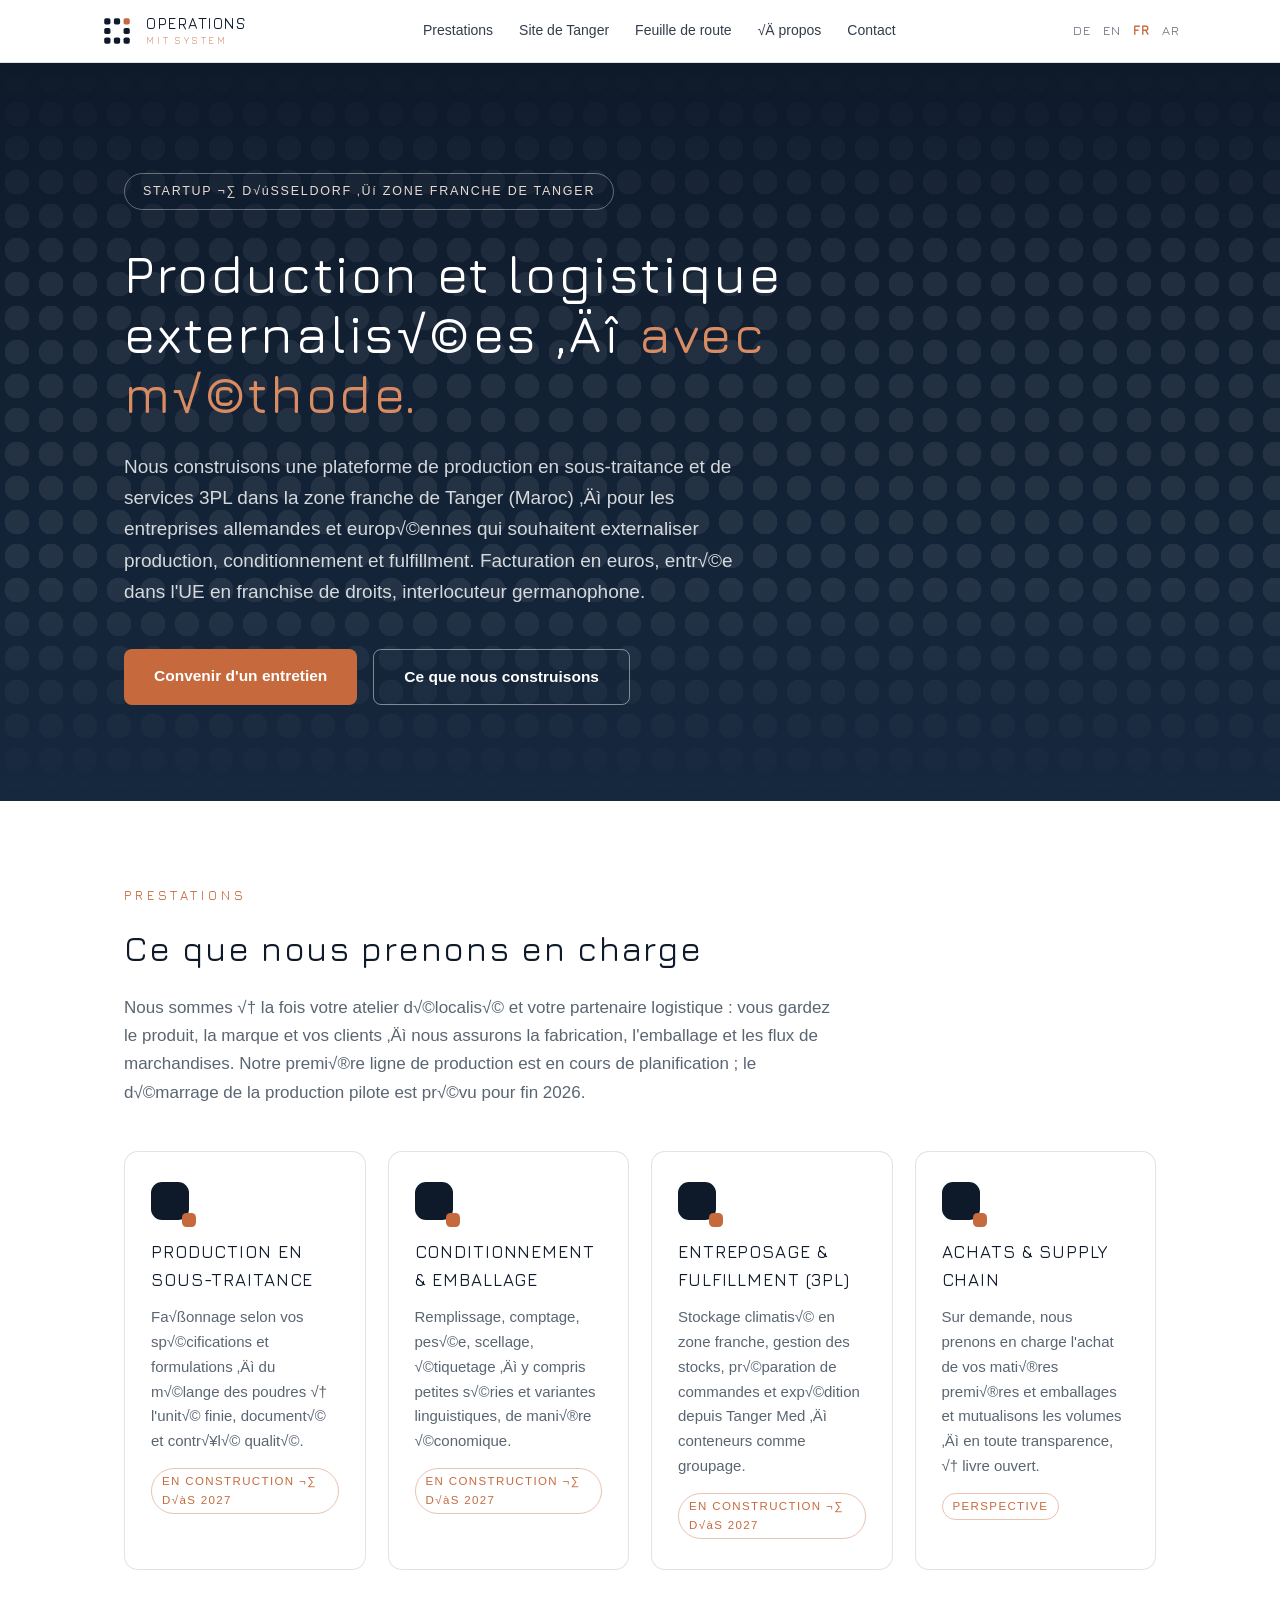
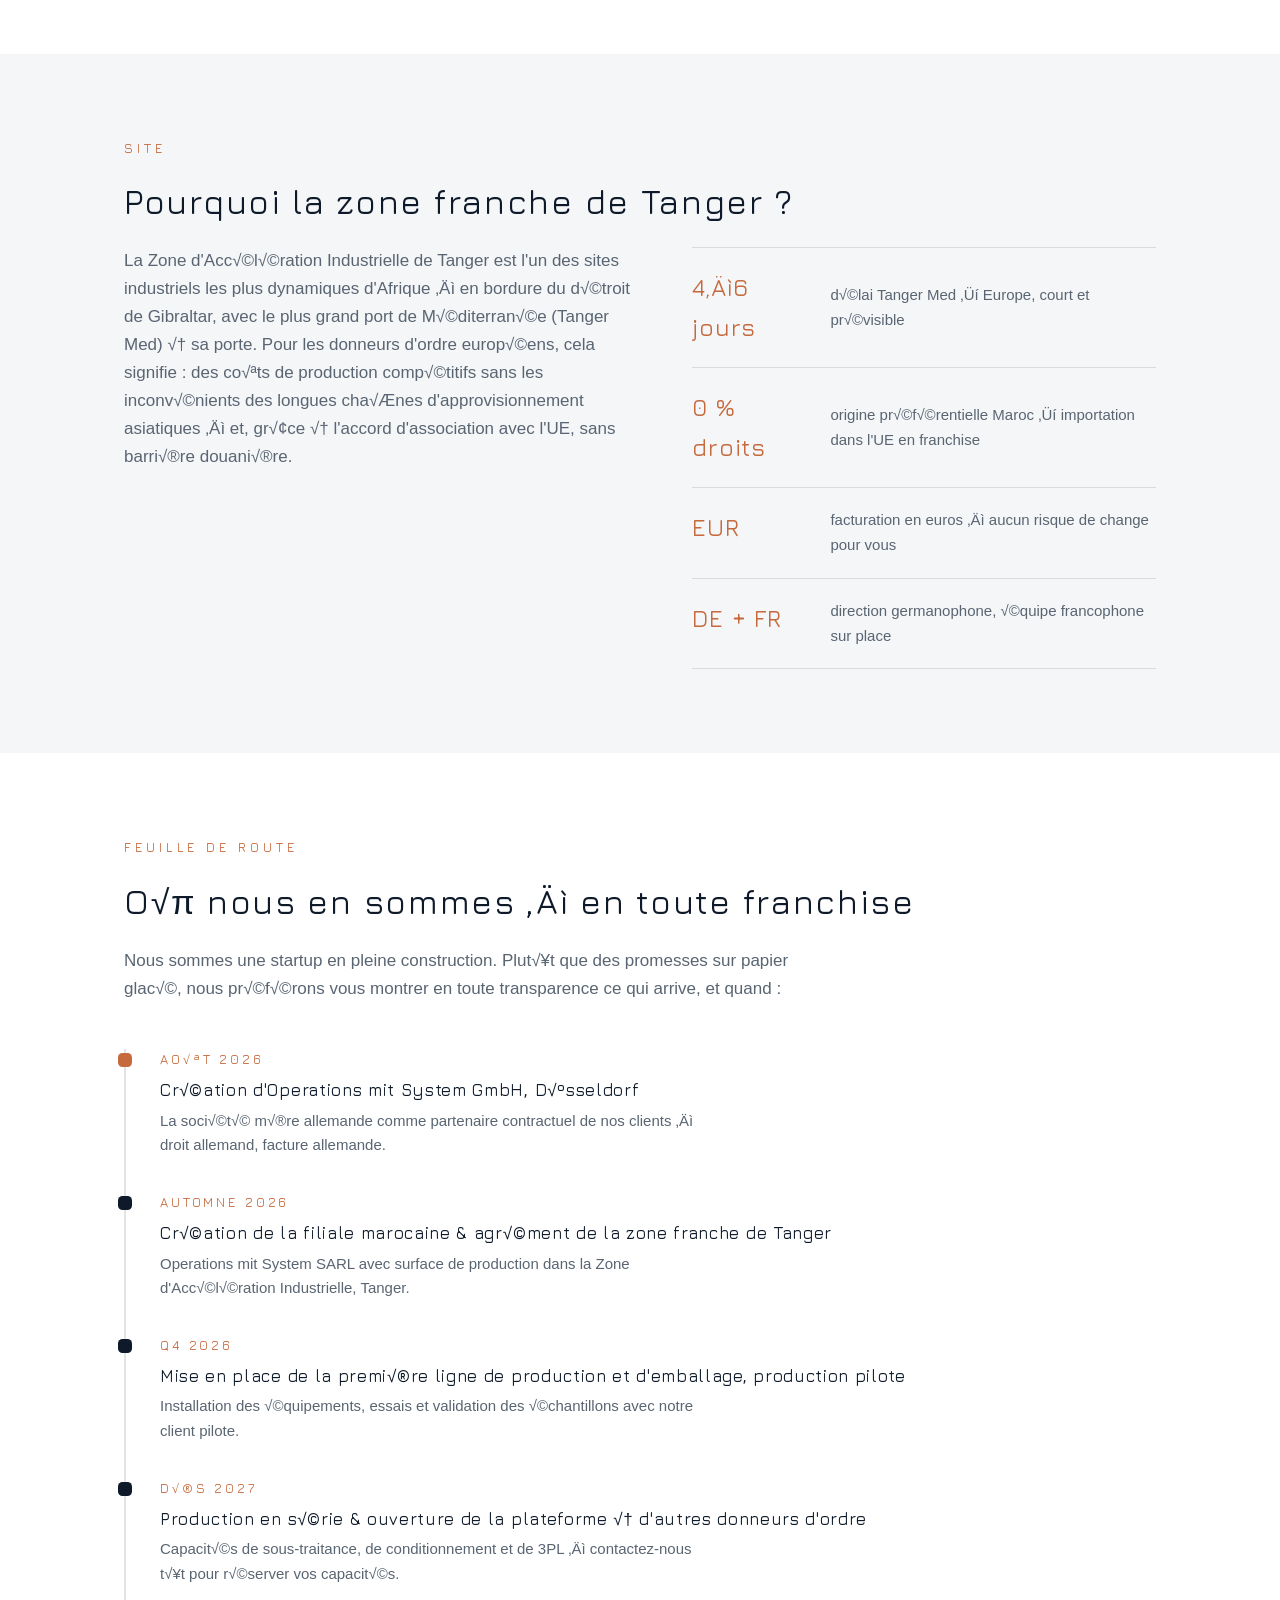
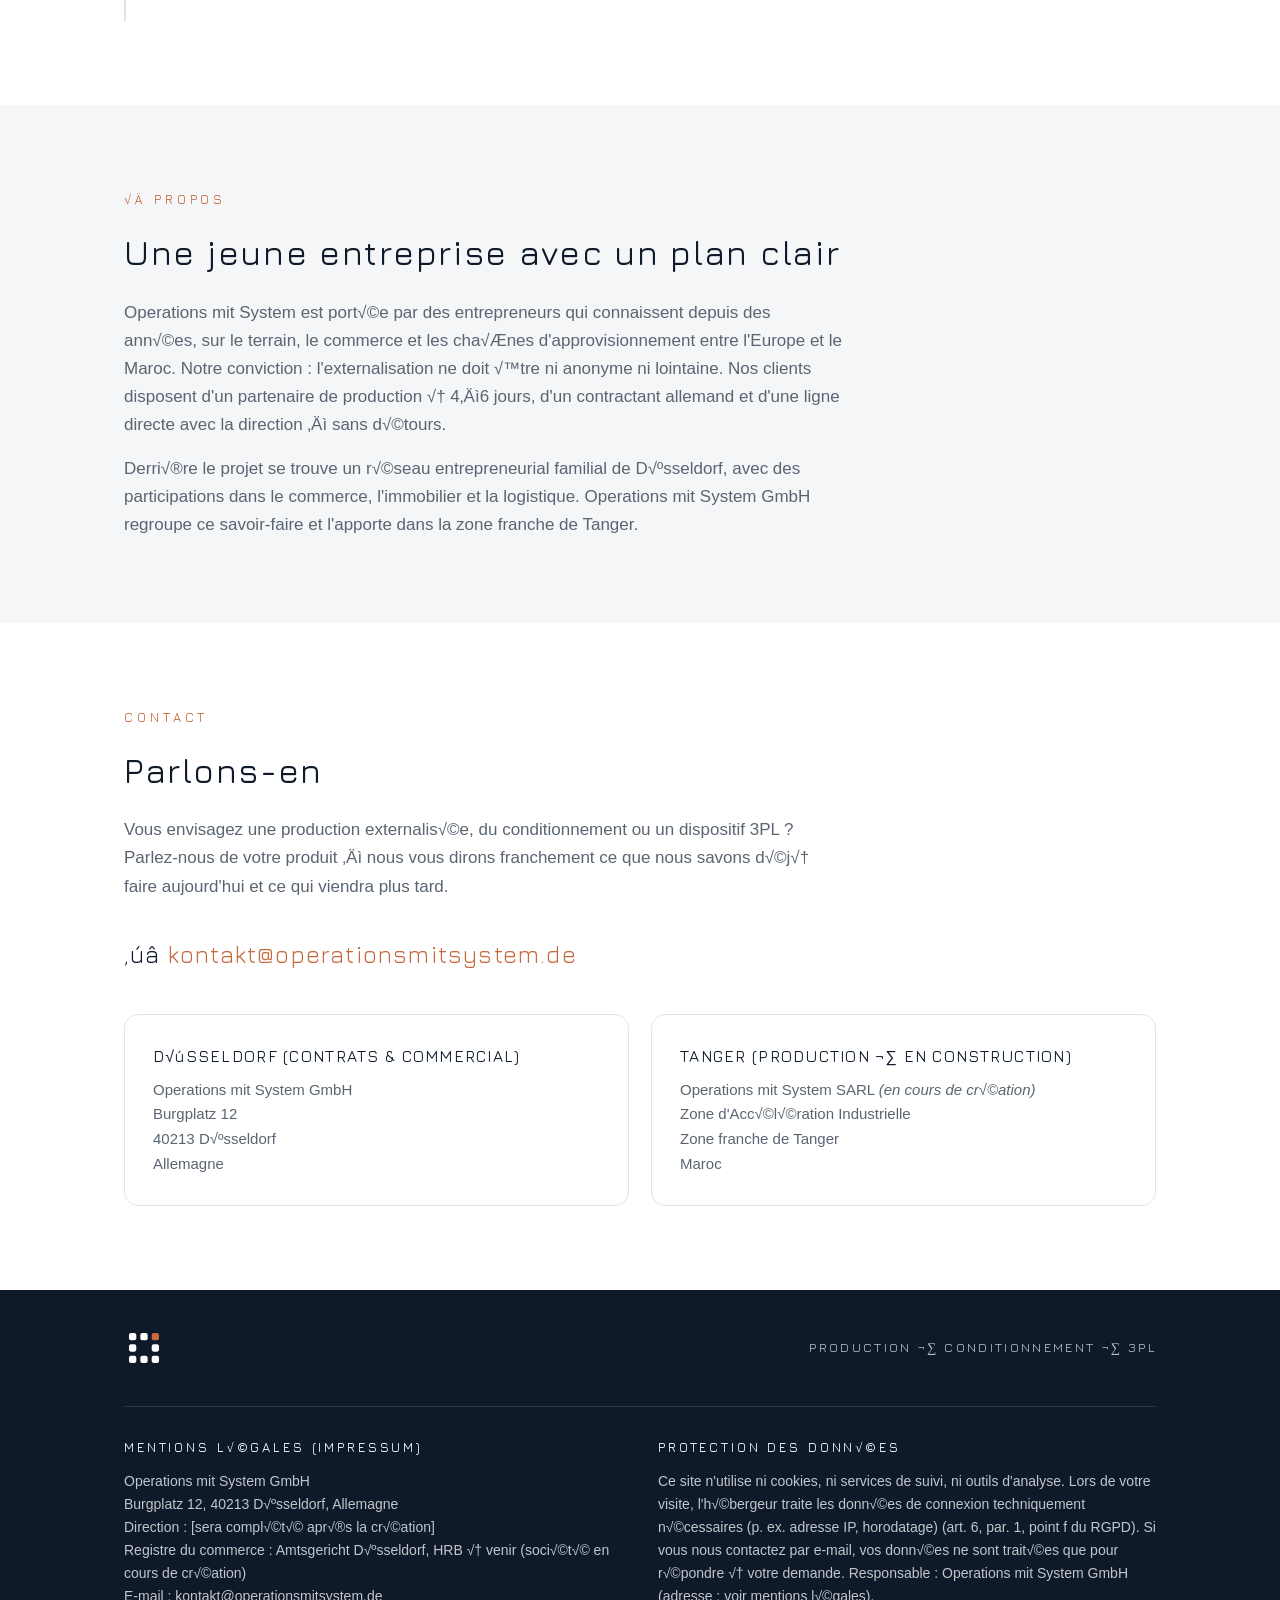
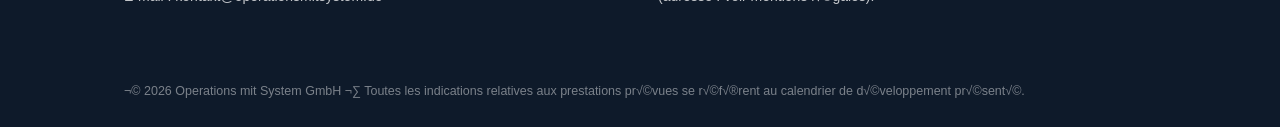
<file: fr.html>
<!DOCTYPE html>
<html lang="fr">
<head>
<meta charset="UTF-8">
<meta name="viewport" content="width=device-width, initial-scale=1.0">
<link rel="icon" type="image/svg+xml" href="favicon.svg">
<meta property="og:type" content="website">
<meta property="og:locale" content="fr_FR">
<meta property="og:site_name" content="Operations mit System">
<meta property="og:title" content="Operations mit System ‚Äì 3PL & production en sous-traitance √† Tanger">
<meta property="og:description" content="Sous-traitance industrielle, conditionnement, entreposage & fulfillment dans la zone franche de Tanger ‚Äì facturation en euros, sans droits de douane vers l‚ÄôUE.">
<meta property="og:url" content="https://operationsmitsystem.de/fr.html">
<meta property="og:image" content="https://operationsmitsystem.de/og.png">
<meta name="twitter:card" content="summary_large_image">
<title>Operations mit System ‚Äì 3PL &amp; production en sous-traitance dans la zone franche de Tanger</title>
<meta name="description" content="Operations mit System ‚Äì votre partenaire pour les services 3PL et la production externalis√©e dans la zone franche de Tanger (Maroc). Sous-traitance industrielle, conditionnement, entreposage &amp; fulfillment pour les entreprises europ√©ennes.">
<link rel="stylesheet" href="fonts.css">
<link rel="alternate" hreflang="de" href="https://operationsmitsystem.de/">
<link rel="alternate" hreflang="en" href="https://operationsmitsystem.de/en.html">
<link rel="alternate" hreflang="fr" href="https://operationsmitsystem.de/fr.html">
<link rel="alternate" hreflang="ar" href="https://operationsmitsystem.de/ar.html">
<link rel="alternate" hreflang="x-default" href="https://operationsmitsystem.de/">
<style>

:root{
  --ink:#0E1A2A; --ink-2:#16283E; --copper:#C66A3E; --copper-soft:#D98B62;
  --paper:#FFFFFF; --paper-2:#F4F6F8; --grey:#5A6572; --line:rgba(14,26,42,.12);
}
*{margin:0;padding:0;box-sizing:border-box}
html{scroll-behavior:smooth}
body{font-family:-apple-system,BlinkMacSystemFont,'Segoe UI',Roboto,Helvetica,Arial,sans-serif;color:var(--ink);background:var(--paper);line-height:1.65;font-size:17px}
h1,h2,h3,.brand{font-family:'Jura',sans-serif;font-weight:500;letter-spacing:.04em}
a{color:var(--copper);text-decoration:none}
a:hover{text-decoration:underline}
.wrap{max-width:1080px;margin:0 auto;padding:0 24px}

/* Header */
header{position:sticky;top:0;background:rgba(255,255,255,.94);backdrop-filter:blur(8px);border-bottom:1px solid var(--line);z-index:10}
.nav{display:flex;align-items:center;justify-content:space-between;padding:14px 0}
.nav .logo{display:flex;align-items:center;gap:12px}
.nav .logo svg{height:34px;width:auto}
.nav .brand{font-size:15px;letter-spacing:.10em;line-height:1.25}
.nav .brand small{display:block;font-weight:300;font-size:10px;letter-spacing:.28em;color:var(--copper)}
.nav nav{display:flex;gap:26px;font-size:14px}
.nav nav a{color:var(--ink);opacity:.85}
@media(max-width:760px){.nav nav{display:none}}
.lang{display:flex;gap:12px;font-size:13px;font-family:'Jura';letter-spacing:.08em}
.lang a{color:var(--ink);opacity:.65}
.lang a.cur{color:var(--copper);opacity:1;font-weight:600;text-decoration:none}

/* Hero */
.hero{background:linear-gradient(180deg,var(--ink) 0%,var(--ink-2) 100%);color:var(--paper);position:relative;overflow:hidden}
.hero .grid-bg{position:absolute;inset:0;opacity:.07;background-image:radial-gradient(closest-side,#fff 72%,transparent 74%);background-size:34px 34px;mask-image:linear-gradient(180deg,transparent, #000 30%, #000 70%, transparent)}
.hero .wrap{position:relative;padding:110px 24px 96px}
.hero .badge{display:inline-block;border:1px solid rgba(255,255,255,.35);border-radius:100px;font-size:12.5px;letter-spacing:.14em;padding:7px 18px;margin-bottom:34px;color:#E8DCD2}
.hero h1{font-size:clamp(30px,5vw,52px);line-height:1.16;letter-spacing:.05em;max-width:820px}
.hero h1 em{font-style:normal;color:var(--copper-soft)}
.hero p.lead{margin-top:26px;max-width:640px;font-size:clamp(16px,2vw,19px);color:rgba(255,255,255,.82)}
.hero .cta{margin-top:42px;display:flex;gap:16px;flex-wrap:wrap}
.btn{display:inline-block;padding:14px 30px;border-radius:8px;font-size:15.5px;font-weight:600}
.btn-copper{background:var(--copper);color:#fff}
.btn-copper:hover{background:#B25E36;text-decoration:none}
.btn-ghost{border:1px solid rgba(255,255,255,.45);color:#fff}
.btn-ghost:hover{border-color:#fff;text-decoration:none}

/* Sections */
section{padding:84px 0}
section.alt{background:var(--paper-2)}
.kicker{font-family:'Jura';font-weight:500;font-size:13px;letter-spacing:.30em;color:var(--copper);text-transform:uppercase;margin-bottom:14px}
h2{font-size:clamp(24px,3.4vw,34px);letter-spacing:.05em;margin-bottom:18px}
.intro{max-width:720px;color:var(--grey)}

/* Cards */
.cards{display:grid;grid-template-columns:repeat(auto-fit,minmax(240px,1fr));gap:22px;margin-top:44px}
.card{background:var(--paper);border:1px solid var(--line);border-radius:14px;padding:30px 26px}
section.alt .card{background:var(--paper)}
.card .pod{width:38px;height:38px;border-radius:11px;background:var(--ink);margin-bottom:18px;position:relative}
.card .pod::after{content:'';position:absolute;right:-7px;bottom:-7px;width:14px;height:14px;border-radius:4.5px;background:var(--copper)}
.card h3{font-size:17.5px;letter-spacing:.05em;margin-bottom:10px}
.card p{font-size:15px;color:var(--grey)}
.card .soon{display:inline-block;margin-top:14px;font-size:11.5px;letter-spacing:.12em;color:var(--copper);border:1px solid rgba(198,106,62,.4);padding:3px 10px;border-radius:100px}

/* Why Tanger */
.split{display:grid;grid-template-columns:1.05fr .95fr;gap:56px;align-items:start;margin-top:10px}
@media(max-width:860px){.split{grid-template-columns:1fr}}
.facts{display:grid;gap:0;border-top:1px solid var(--line)}
.fact{display:grid;grid-template-columns:120px 1fr;gap:18px;padding:20px 0;border-bottom:1px solid var(--line)}
.fact b{font-family:'Jura';font-weight:500;font-size:24px;color:var(--copper);letter-spacing:.03em}
.fact span{color:var(--grey);font-size:15px;align-self:center}

/* Roadmap */
.roadmap{margin-top:46px;display:grid;gap:0;border-left:2px solid var(--line);padding-left:0}
.step{position:relative;padding:0 0 34px 34px}
.step::before{content:'';position:absolute;left:-8px;top:4px;width:14px;height:14px;border-radius:4.5px;background:var(--ink)}
.step.done::before{background:var(--copper)}
.step .when{font-family:'Jura';font-weight:500;font-size:13px;letter-spacing:.22em;color:var(--copper);text-transform:uppercase}
.step h3{font-size:17px;margin:6px 0 4px}
.step p{font-size:15px;color:var(--grey);max-width:560px}

/* Contact */
.contact-box{margin-top:40px;display:grid;grid-template-columns:1fr 1fr;gap:22px}
@media(max-width:760px){.contact-box{grid-template-columns:1fr}}
.loc{border:1px solid var(--line);border-radius:14px;padding:28px}
.loc h3{font-size:16px;letter-spacing:.08em;margin-bottom:8px}
.loc p{font-size:15px;color:var(--grey)}
.contact-mail{margin-top:34px;font-size:clamp(18px,2.6vw,24px);font-family:'Jura';letter-spacing:.05em}

/* Footer */
footer{background:var(--ink);color:rgba(255,255,255,.75);font-size:14px}
footer .top{display:flex;align-items:center;justify-content:space-between;gap:20px;padding:38px 0;border-bottom:1px solid rgba(255,255,255,.12);flex-wrap:wrap}
footer .top svg{height:40px;width:auto}
footer .legal{padding:30px 0 46px;display:grid;grid-template-columns:1fr 1fr;gap:36px}
@media(max-width:760px){footer .legal{grid-template-columns:1fr}}
footer h4{font-family:'Jura';font-weight:500;font-size:13px;letter-spacing:.22em;color:#fff;text-transform:uppercase;margin-bottom:12px}
footer p{margin-bottom:8px}
footer a{color:var(--copper-soft)}
.fineprint{padding:18px 0 26px;font-size:12.5px;color:rgba(255,255,255,.45)}
</style>
</head>
<body>

<header>
  <div class="wrap nav">
    <div class="logo">
      <svg xmlns="http://www.w3.org/2000/svg" viewBox="0 0 240 240" width="240" height="240"><rect x="29.80" y="29.80" width="44.00" height="44.00" rx="12.32" fill="#0E1A2A"/><rect x="98.00" y="29.80" width="44.00" height="44.00" rx="12.32" fill="#0E1A2A"/><rect x="166.20" y="29.80" width="44.00" height="44.00" rx="12.32" fill="#C66A3E"/><rect x="29.80" y="98.00" width="44.00" height="44.00" rx="12.32" fill="#0E1A2A"/><rect x="166.20" y="98.00" width="44.00" height="44.00" rx="12.32" fill="#0E1A2A"/><rect x="29.80" y="166.20" width="44.00" height="44.00" rx="12.32" fill="#0E1A2A"/><rect x="98.00" y="166.20" width="44.00" height="44.00" rx="12.32" fill="#0E1A2A"/><rect x="166.20" y="166.20" width="44.00" height="44.00" rx="12.32" fill="#0E1A2A"/></svg>
      <div class="brand">OPERATIONS<small>MIT SYSTEM</small></div>
    </div>
    <nav>
      <a href="#leistungen">Prestations</a>
      <a href="#standort">Site de Tanger</a>
      <a href="#roadmap">Feuille de route</a>
      <a href="#ueber-uns">√Ä propos</a>
      <a href="#kontakt">Contact</a>
    </nav>
    <div class="lang"><a href="index.html">DE</a><a href="en.html">EN</a><a class="cur" href="fr.html">FR</a><a href="ar.html">AR</a></div>
  </div>
</header>

<div class="hero">
  <div class="grid-bg"></div>
  <div class="wrap">
    <span class="badge">STARTUP ¬∑ D√úSSELDORF ‚Üí ZONE FRANCHE DE TANGER</span>
    <h1>Production et logistique<br>externalis√©es ‚Äî <em>avec m√©thode.</em></h1>
    <p class="lead">Nous construisons une plateforme de production en sous-traitance et de services 3PL dans la zone franche de Tanger (Maroc) ‚Äì pour les entreprises allemandes et europ√©ennes qui souhaitent externaliser production, conditionnement et fulfillment. Facturation en euros, entr√©e dans l'UE en franchise de droits, interlocuteur germanophone.</p>
    <div class="cta">
      <a class="btn btn-copper" href="#kontakt">Convenir d&#39;un entretien</a>
      <a class="btn btn-ghost" href="#leistungen">Ce que nous construisons</a>
    </div>
  </div>
</div>

<section id="leistungen">
  <div class="wrap">
    <div class="kicker">Prestations</div>
    <h2>Ce que nous prenons en charge</h2>
    <p class="intro">Nous sommes √† la fois votre atelier d√©localis√© et votre partenaire logistique : vous gardez le produit, la marque et vos clients ‚Äì nous assurons la fabrication, l'emballage et les flux de marchandises. Notre premi√®re ligne de production est en cours de planification ; le d√©marrage de la production pilote est pr√©vu pour fin 2026.</p>
    <div class="cards">
      <div class="card">
        <div class="pod"></div>
        <h3>PRODUCTION EN SOUS-TRAITANCE</h3>
        <p>Fa√ßonnage selon vos sp√©cifications et formulations ‚Äì du m√©lange des poudres √† l&#39;unit√© finie, document√© et contr√¥l√© qualit√©.</p>
        <span class="soon">EN CONSTRUCTION ¬∑ D√àS 2027</span>
      </div>
      <div class="card">
        <div class="pod"></div>
        <h3>CONDITIONNEMENT &amp; EMBALLAGE</h3>
        <p>Remplissage, comptage, pes√©e, scellage, √©tiquetage ‚Äì y compris petites s√©ries et variantes linguistiques, de mani√®re √©conomique.</p>
        <span class="soon">EN CONSTRUCTION ¬∑ D√àS 2027</span>
      </div>
      <div class="card">
        <div class="pod"></div>
        <h3>ENTREPOSAGE &amp; FULFILLMENT (3PL)</h3>
        <p>Stockage climatis√© en zone franche, gestion des stocks, pr√©paration de commandes et exp√©dition depuis Tanger Med ‚Äì conteneurs comme groupage.</p>
        <span class="soon">EN CONSTRUCTION ¬∑ D√àS 2027</span>
      </div>
      <div class="card">
        <div class="pod"></div>
        <h3>ACHATS &amp; SUPPLY CHAIN</h3>
        <p>Sur demande, nous prenons en charge l&#39;achat de vos mati√®res premi√®res et emballages et mutualisons les volumes ‚Äì en toute transparence, √† livre ouvert.</p>
        <span class="soon">PERSPECTIVE</span>
      </div>
    </div>
  </div>
</section>

<section class="alt" id="standort">
  <div class="wrap">
    <div class="kicker">Site</div>
    <h2>Pourquoi la zone franche de Tanger ?</h2>
    <div class="split">
      <p class="intro">La Zone d'Acc√©l√©ration Industrielle de Tanger est l'un des sites industriels les plus dynamiques d'Afrique ‚Äì en bordure du d√©troit de Gibraltar, avec le plus grand port de M√©diterran√©e (Tanger Med) √† sa porte. Pour les donneurs d'ordre europ√©ens, cela signifie : des co√ªts de production comp√©titifs sans les inconv√©nients des longues cha√Ænes d'approvisionnement asiatiques ‚Äì et, gr√¢ce √† l'accord d'association avec l'UE, sans barri√®re douani√®re.</p>
      <div class="facts">
        <div class="fact"><b>4‚Äì6 jours</b><span>d√©lai Tanger Med ‚Üí Europe, court et pr√©visible</span></div>
        <div class="fact"><b>0 % droits</b><span>origine pr√©f√©rentielle Maroc ‚Üí importation dans l&#39;UE en franchise</span></div>
        <div class="fact"><b>EUR</b><span>facturation en euros ‚Äì aucun risque de change pour vous</span></div>
        <div class="fact"><b>DE + FR</b><span>direction germanophone, √©quipe francophone sur place</span></div>
      </div>
    </div>
  </div>
</section>

<section id="roadmap">
  <div class="wrap">
    <div class="kicker">Feuille de route</div>
    <h2>O√π nous en sommes ‚Äì en toute franchise</h2>
    <p class="intro">Nous sommes une startup en pleine construction. Plut√¥t que des promesses sur papier glac√©, nous pr√©f√©rons vous montrer en toute transparence ce qui arrive, et quand :</p>
    <div class="roadmap" style="margin-top:46px">
      <div class="step done">
        <div class="when">Ao√ªt 2026</div>
        <h3>Cr√©ation d&#39;Operations mit System GmbH, D√ºsseldorf</h3>
        <p>La soci√©t√© m√®re allemande comme partenaire contractuel de nos clients ‚Äì droit allemand, facture allemande.</p>
      </div>
      <div class="step">
        <div class="when">Automne 2026</div>
        <h3>Cr√©ation de la filiale marocaine &amp; agr√©ment de la zone franche de Tanger</h3>
        <p>Operations mit System SARL avec surface de production dans la Zone d'Acc√©l√©ration Industrielle, Tanger.</p>
      </div>
      <div class="step">
        <div class="when">Q4 2026</div>
        <h3>Mise en place de la premi√®re ligne de production et d&#39;emballage, production pilote</h3>
        <p>Installation des √©quipements, essais et validation des √©chantillons avec notre client pilote.</p>
      </div>
      <div class="step">
        <div class="when">D√®s 2027</div>
        <h3>Production en s√©rie &amp; ouverture de la plateforme √† d&#39;autres donneurs d&#39;ordre</h3>
        <p>Capacit√©s de sous-traitance, de conditionnement et de 3PL ‚Äì contactez-nous t√¥t pour r√©server vos capacit√©s.</p>
      </div>
    </div>
  </div>
</section>

<section class="alt" id="ueber-uns">
  <div class="wrap">
    <div class="kicker">√Ä propos</div>
    <h2>Une jeune entreprise avec un plan clair</h2>
    <p class="intro">Operations mit System est port√©e par des entrepreneurs qui connaissent depuis des ann√©es, sur le terrain, le commerce et les cha√Ænes d'approvisionnement entre l'Europe et le Maroc. Notre conviction : l'externalisation ne doit √™tre ni anonyme ni lointaine. Nos clients disposent d'un partenaire de production √† 4‚Äì6 jours, d'un contractant allemand et d'une ligne directe avec la direction ‚Äì sans d√©tours.</p>
    <p class="intro" style="margin-top:16px">Derri√®re le projet se trouve un r√©seau entrepreneurial familial de D√ºsseldorf, avec des participations dans le commerce, l'immobilier et la logistique. Operations mit System GmbH regroupe ce savoir-faire et l'apporte dans la zone franche de Tanger.</p>
  </div>
</section>

<section id="kontakt">
  <div class="wrap">
    <div class="kicker">Contact</div>
    <h2>Parlons-en</h2>
    <p class="intro">Vous envisagez une production externalis√©e, du conditionnement ou un dispositif 3PL ? Parlez-nous de votre produit ‚Äì nous vous dirons franchement ce que nous savons d√©j√† faire aujourd&#39;hui et ce qui viendra plus tard.</p>
    <div class="contact-mail">‚úâ <a href="mailto:kontakt@operationsmitsystem.de">kontakt@operationsmitsystem.de</a></div>
    <div class="contact-box">
      <div class="loc">
        <h3>D√úSSELDORF (CONTRATS &amp; COMMERCIAL)</h3>
        <p>Operations mit System GmbH<br>Burgplatz 12<br>40213 D√ºsseldorf<br>Allemagne</p>
      </div>
      <div class="loc">
        <h3>TANGER (PRODUCTION ¬∑ EN CONSTRUCTION)</h3>
        <p>Operations mit System SARL <em>(en cours de cr√©ation)</em><br>Zone d'Acc√©l√©ration Industrielle<br>Zone franche de Tanger<br>Maroc</p>
      </div>
    </div>
  </div>
</section>

<footer>
  <div class="wrap">
    <div class="top">
      <svg xmlns="http://www.w3.org/2000/svg" viewBox="0 0 240 240" width="240" height="240"><rect x="29.80" y="29.80" width="44.00" height="44.00" rx="12.32" fill="#FFFFFF"/><rect x="98.00" y="29.80" width="44.00" height="44.00" rx="12.32" fill="#FFFFFF"/><rect x="166.20" y="29.80" width="44.00" height="44.00" rx="12.32" fill="#C66A3E"/><rect x="29.80" y="98.00" width="44.00" height="44.00" rx="12.32" fill="#FFFFFF"/><rect x="166.20" y="98.00" width="44.00" height="44.00" rx="12.32" fill="#FFFFFF"/><rect x="29.80" y="166.20" width="44.00" height="44.00" rx="12.32" fill="#FFFFFF"/><rect x="98.00" y="166.20" width="44.00" height="44.00" rx="12.32" fill="#FFFFFF"/><rect x="166.20" y="166.20" width="44.00" height="44.00" rx="12.32" fill="#FFFFFF"/></svg>
      <div style="font-family:'Jura';letter-spacing:.18em;font-size:13px">PRODUCTION ¬∑ CONDITIONNEMENT ¬∑ 3PL</div>
    </div>
    <div class="legal" id="impressum">
      <div>
        <h4>Mentions l√©gales (Impressum)</h4>
        <p>Operations mit System GmbH<br>Burgplatz 12, 40213 D√ºsseldorf, Allemagne<br>Direction : &#91;sera compl√©t√© apr√®s la cr√©ation&#93;<br>Registre du commerce : Amtsgericht D√ºsseldorf, HRB √† venir (soci√©t√© en cours de cr√©ation)<br>E-mail : kontakt@operationsmitsystem.de</p>
      </div>
      <div id="datenschutz">
        <h4>Protection des donn√©es</h4>
        <p>Ce site n'utilise ni cookies, ni services de suivi, ni outils d'analyse. Lors de votre visite, l'h√©bergeur traite les donn√©es de connexion techniquement n√©cessaires (p. ex. adresse IP, horodatage) (art. 6, par. 1, point f du RGPD). Si vous nous contactez par e-mail, vos donn√©es ne sont trait√©es que pour r√©pondre √† votre demande. Responsable : Operations mit System GmbH (adresse : voir mentions l√©gales).</p>
      </div>
    </div>
    <div class="fineprint">¬© 2026 Operations mit System GmbH ¬∑ Toutes les indications relatives aux prestations pr√©vues se r√©f√®rent au calendrier de d√©veloppement pr√©sent√©.</div>
  </div>
</footer>

</body>
</html>
</file>
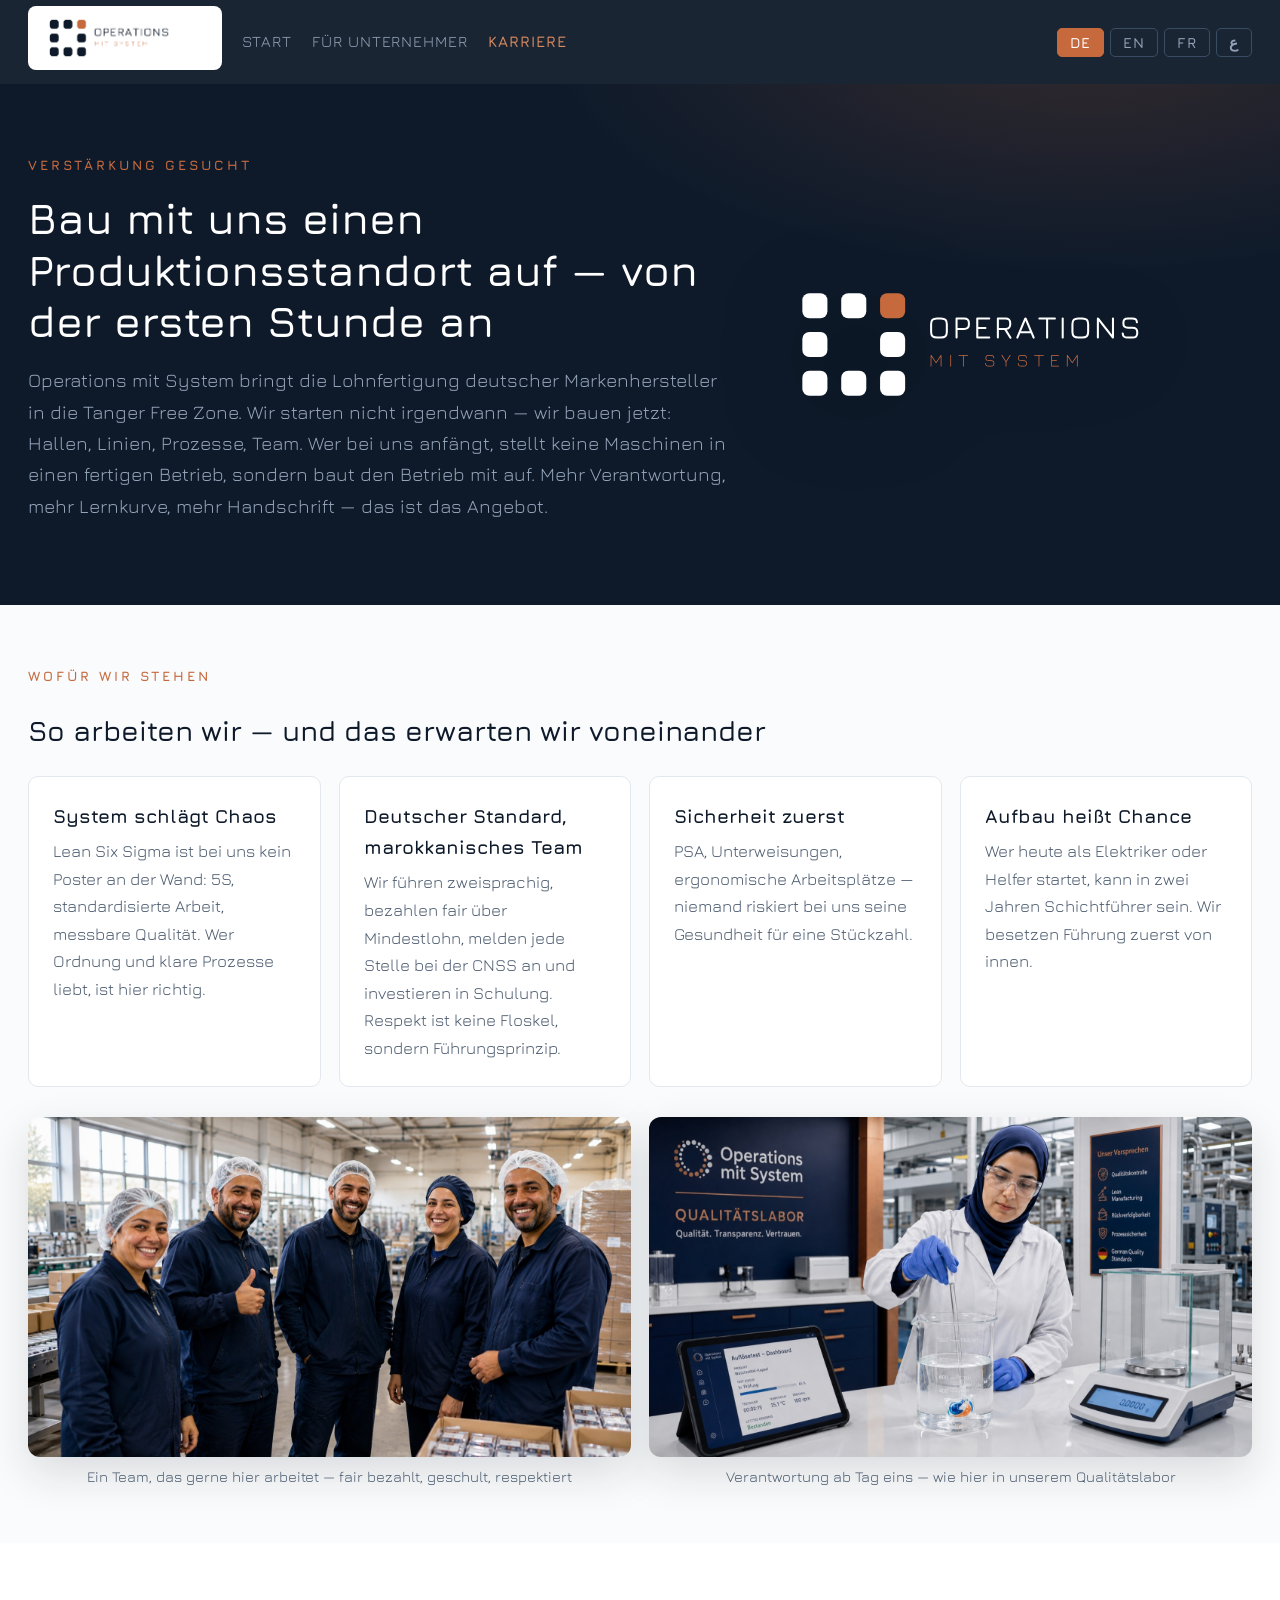
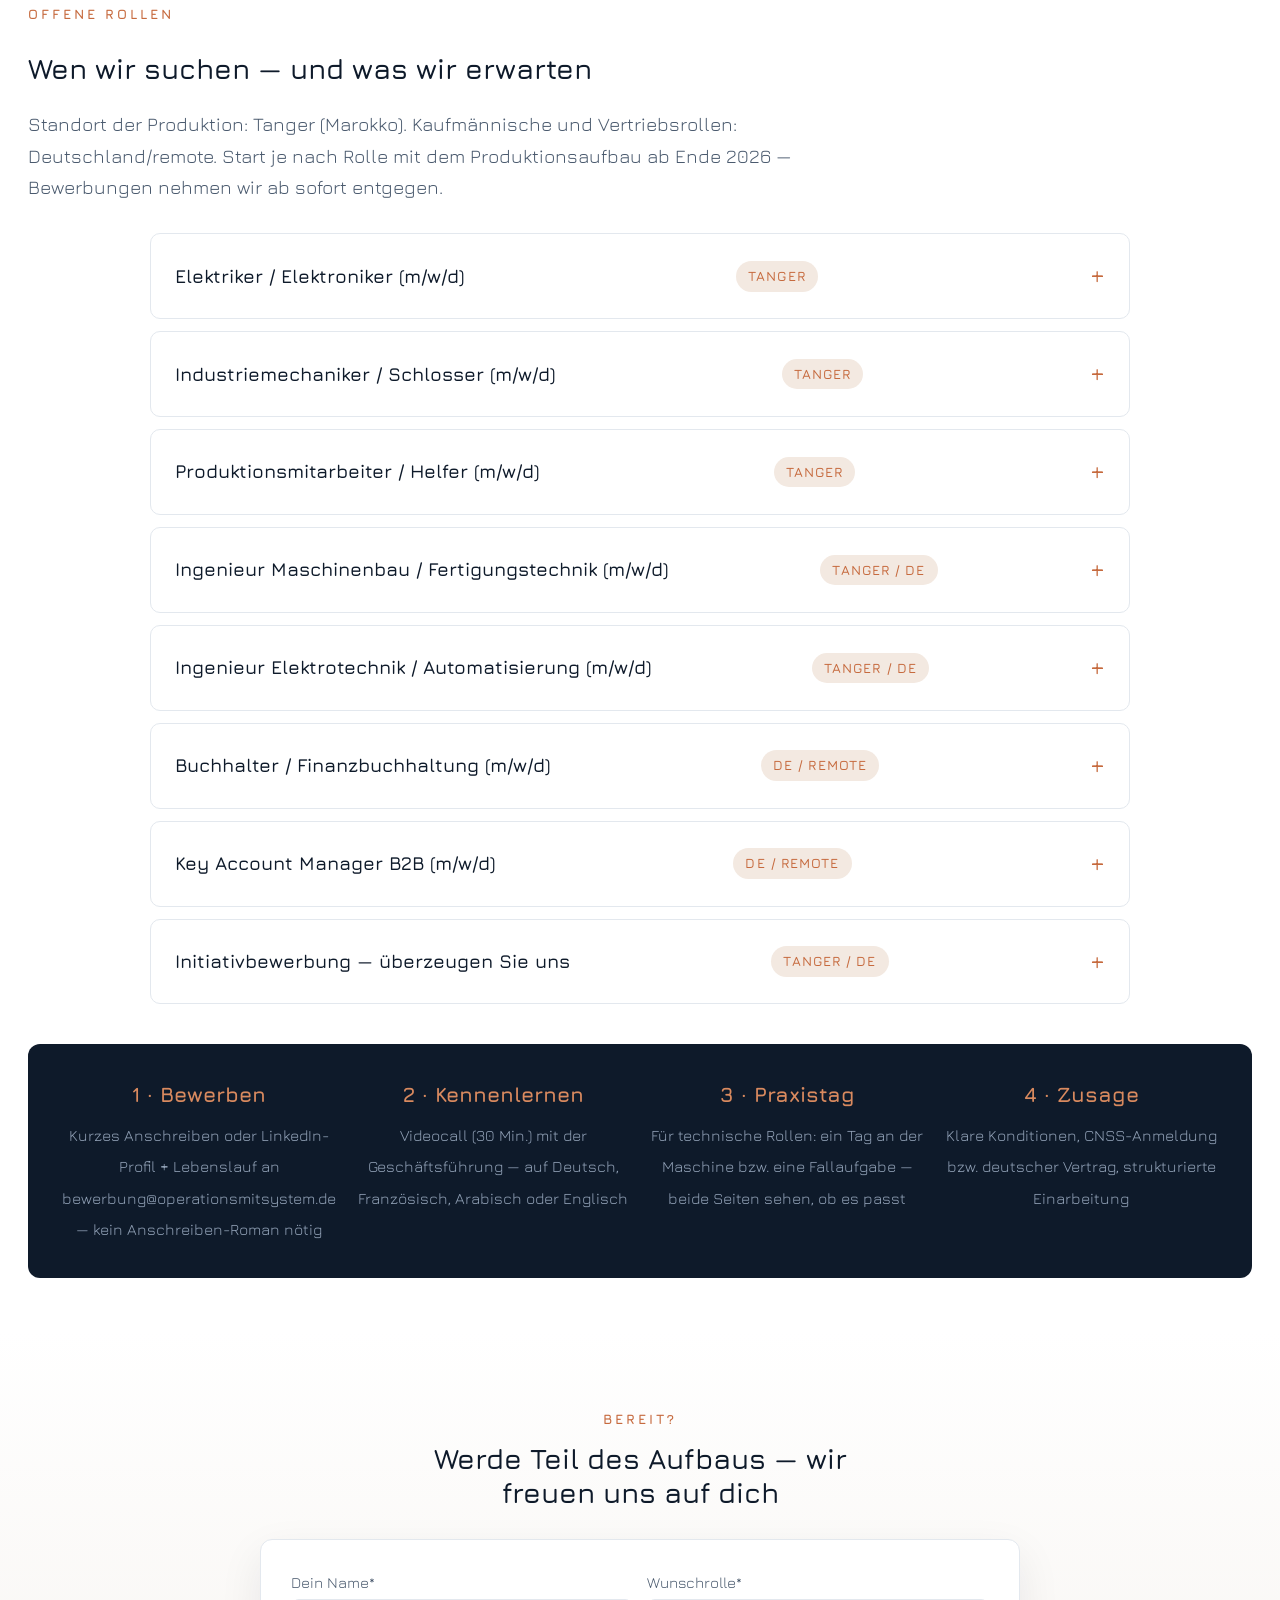
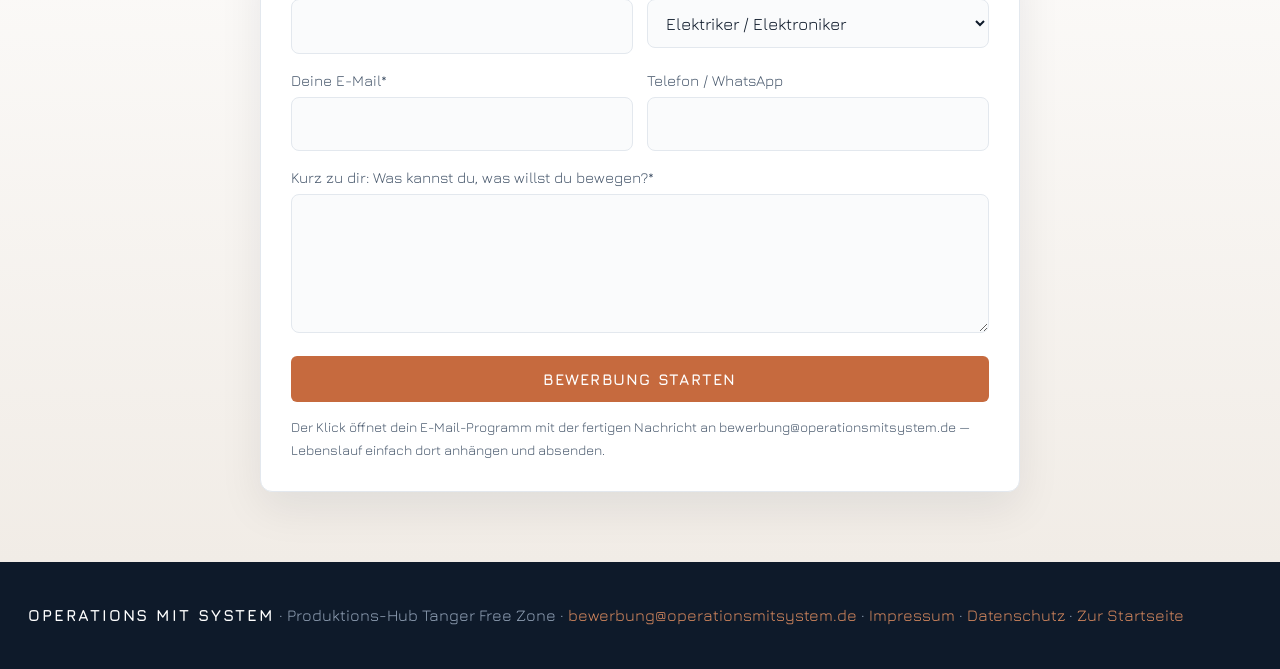
<file: karriere.html>
<!DOCTYPE html>
<html lang="de">
<head>
<meta charset="utf-8">
<meta name="viewport" content="width=device-width, initial-scale=1">
<title>Karriere — Verstärkung für unser Team | Operations mit System</title>
<meta name="description" content="Bau mit uns einen Produktionsstandort in Tanger auf: Elektriker, Mechaniker, Ingenieure, Produktionsmitarbeiter, Buchhaltung, Vertrieb. Jetzt bewerben.">
<meta property="og:title" content="Karriere bei Operations mit System — Verstärkung gesucht">
<meta property="og:description" content="8 offene Rollen in Tanger und Deutschland: Bau mit uns einen Produktionsstandort auf — von der ersten Stunde an.">
<meta property="og:image" content="https://operationsmitsystem.de/team_gluecklich.jpg">
<meta property="og:url" content="https://operationsmitsystem.de/karriere.html">
<meta property="og:type" content="website">
<link rel="icon" type="image/svg+xml" href="favicon.svg">
<link href="https://fonts.googleapis.com/css2?family=Jura:wght@400;600;700&display=swap" rel="stylesheet">
<style>
  :root{--navy:#0E1A2A;--copper:#C66A3E;--copper-soft:#D98A5F;--bg:#FAFBFC;--surface:#fff;--ink:#0E1A2A;--ink2:#4A5A6E;--line:#E3E8EE}
  *{box-sizing:border-box}
  html{font-size:19px}
  body{margin:0;background:var(--bg);color:var(--ink);font-family:"Jura","Avenir Next",sans-serif;line-height:1.65}
  .wrap{max-width:1280px;margin:0 auto;padding:0 28px}
  .eyebrow{font-size:.72rem;letter-spacing:.22em;text-transform:uppercase;color:var(--copper);font-weight:700}
  h1,h2,h3{line-height:1.18;font-weight:600}
  .concept{position:sticky;top:0;z-index:60;background:var(--copper);color:#fff;text-align:center;font-size:.75rem;letter-spacing:.12em;text-transform:uppercase;padding:6px}
  nav{position:sticky;top:0;z-index:50;background:rgba(14,26,42,.95);backdrop-filter:blur(8px);direction:ltr}
  nav .wrap{display:flex;align-items:center;height:84px;gap:20px}
  nav img{height:64px;background:#fff;border-radius:8px;padding:6px 14px}
  nav a{color:#93A3B8;text-decoration:none;font-size:.82rem;letter-spacing:.06em;text-transform:uppercase}
  nav a.active{color:#D98A5F;font-weight:600}
  .lang{margin-left:auto;display:flex;gap:6px}
  .lang button{background:transparent;border:1px solid #3A4C63;color:#93A3B8;border-radius:5px;padding:5px 12px;cursor:pointer;font:600 .78rem "Jura";letter-spacing:.08em}
  .lang button.on{background:var(--copper);border-color:var(--copper);color:#fff}
  .hero{background:radial-gradient(900px 400px at 85% -10%,rgba(198,106,62,.2),transparent 60%),var(--navy);color:#fff;padding:64px 0}
  .hero .wrap{display:grid;grid-template-columns:1.2fr .8fr;gap:44px;align-items:center}
  .hero h1{font-size:clamp(1.7rem,3.4vw,2.5rem);margin:.3em 0;max-width:26ch}
  .hero p{color:#93A3B8;max-width:62ch}
  .herologo{width:100%;max-width:480px;justify-self:center;filter:drop-shadow(0 12px 40px rgba(0,0,0,.35))}
  @media(max-width:820px){.hero .wrap{grid-template-columns:1fr}.herologo{display:none}}
  section{padding:54px 0}
  section:nth-of-type(even){background:var(--surface)}
  .values{display:grid;grid-template-columns:repeat(auto-fit,minmax(250px,1fr));gap:18px;margin-top:28px}
  .vcard{background:var(--surface);border:1px solid var(--line);border-radius:10px;padding:24px}
  .vcard b{display:block;margin-bottom:6px}
  .vcard p{margin:0;font-size:.88rem;color:var(--ink2)}
  .imgrow{display:grid;grid-template-columns:1fr 1fr;gap:18px;margin-top:30px}
  .imgrow figure{margin:0}
  .imgrow img{width:100%;border-radius:12px;box-shadow:0 16px 44px rgba(14,26,42,.14);display:block}
  .imgrow figcaption{font-size:.78rem;color:var(--ink2);margin-top:8px;text-align:center}
  @media(max-width:720px){.imgrow{grid-template-columns:1fr}}
  .jobs{max-width:980px;margin:30px auto 0}
  .jobs details{background:var(--surface);border:1px solid var(--line);border-radius:10px;margin-bottom:12px;overflow:hidden}
  .jobs summary{cursor:pointer;padding:20px 24px;font-weight:600;list-style:none;display:flex;justify-content:space-between;align-items:center;gap:14px}
  .jobs summary::after{content:"+";color:var(--copper);font-size:1.4rem;font-weight:400}
  .jobs details[open] summary::after{content:"–"}
  .jobs .loc{font-size:.72rem;letter-spacing:.08em;text-transform:uppercase;background:#F3E9E1;color:var(--copper);border-radius:99px;padding:4px 12px;font-weight:600;white-space:nowrap}
  .jobs .body{padding:0 24px 22px;color:var(--ink2);font-size:.9rem}
  .jobs .body h4{margin:14px 0 6px;color:var(--ink);font-size:.85rem;letter-spacing:.06em;text-transform:uppercase}
  .jobs .body ul{margin:0;padding-left:20px}
  [dir="rtl"] .jobs .body ul{padding-left:0;padding-right:20px}
  .jobs .body li{margin-bottom:4px}
  .apply{background:var(--navy);color:#fff;border-radius:12px;padding:34px;margin-top:40px;display:grid;grid-template-columns:repeat(auto-fit,minmax(200px,1fr));gap:20px;text-align:center}
  .apply b{display:block;color:var(--copper-soft);font-size:1.1rem;margin-bottom:6px}
  .apply span{font-size:.82rem;color:#93A3B8}
  .cta{display:inline-block;background:var(--copper);color:#fff;text-decoration:none;padding:14px 28px;border-radius:5px;letter-spacing:.08em;text-transform:uppercase;font-size:.82rem;font-weight:700}
  .form{max-width:760px;margin:30px auto 0;background:var(--surface);border:1px solid var(--line);border-radius:12px;padding:30px;box-shadow:0 16px 44px rgba(14,26,42,.08);display:grid;gap:14px;text-align:start}
  .form label{font-size:.8rem;color:var(--ink2);display:block;margin-bottom:4px}
  .form input,.form textarea,.form select{width:100%;padding:12px 14px;border:1px solid var(--line);border-radius:8px;font:inherit;font-size:.9rem;background:var(--bg);color:var(--ink)}
  .form input:focus,.form textarea:focus,.form select:focus{outline:2px solid var(--copper);border-color:var(--copper)}
  .form .row2{display:grid;grid-template-columns:1fr 1fr;gap:14px}
  @media(max-width:640px){.form .row2{grid-template-columns:1fr}}
  .form button{background:var(--copper);color:#fff;border:none;padding:14px 28px;border-radius:6px;font:700 .82rem "Jura";letter-spacing:.08em;text-transform:uppercase;cursor:pointer}
  .form button:hover{background:var(--copper-soft)}
  .form .hint{font-size:.72rem;color:var(--ink2)}
  .ctaband{background:linear-gradient(180deg,var(--surface),#F1ECE6);padding:70px 0;text-align:center}
  footer{background:var(--navy);color:#93A3B8;padding:40px 0;font-size:.85rem}
  footer a{color:var(--copper-soft);text-decoration:none}
</style>
</head>
<body>
<nav><div class="wrap">
  <a href="index.html"><img src="logo_hell.png" alt="Operations mit System"></a>
  <a href="index.html" data-i="navStart">Start</a>
  <a href="unternehmer.html" data-i="navUnt">Für Unternehmer</a>
  <a class="active" href="karriere.html" data-i="navKar">Karriere</a>
  <div class="lang"><button data-lang="de">DE</button><button data-lang="en">EN</button><button data-lang="fr">FR</button><button data-lang="ar">ع</button></div>
</div></nav>

<header class="hero"><div class="wrap">
  <div>
  <span class="eyebrow" data-i="heroEye">Verstärkung gesucht</span>
  <h1 data-i="heroH">Bau mit uns einen Produktionsstandort auf — von der ersten Stunde an</h1>
  <p data-i="heroP">Operations mit System bringt die Lohnfertigung deutscher Markenhersteller in die Tanger Free Zone. Wir starten nicht irgendwann — wir bauen jetzt: Hallen, Linien, Prozesse, Team. Wer bei uns anfängt, stellt keine Maschinen in einen fertigen Betrieb, sondern baut den Betrieb mit auf. Mehr Verantwortung, mehr Lernkurve, mehr Handschrift — das ist das Angebot.</p>
  </div>
  <img class="herologo" src="logo_transparent.svg" alt="Operations mit System">
</div></header>

<section><div class="wrap">
  <span class="eyebrow" data-i="wEye">Wofür wir stehen</span>
  <h2 data-i="wH">So arbeiten wir — und das erwarten wir voneinander</h2>
  <div class="values">
    <div class="vcard"><b data-i="w1h">System schlägt Chaos</b><p data-i="w1p">Lean Six Sigma ist bei uns kein Poster an der Wand: 5S, standardisierte Arbeit, messbare Qualität. Wer Ordnung und klare Prozesse liebt, ist hier richtig.</p></div>
    <div class="vcard"><b data-i="w2h">Deutscher Standard, marokkanisches Team</b><p data-i="w2p">Wir führen zweisprachig, bezahlen fair über Mindestlohn, melden jede Stelle bei der CNSS an und investieren in Schulung. Respekt ist keine Floskel, sondern Führungsprinzip.</p></div>
    <div class="vcard"><b data-i="w3h">Sicherheit zuerst</b><p data-i="w3p">PSA, Unterweisungen, ergonomische Arbeitsplätze — niemand riskiert bei uns seine Gesundheit für eine Stückzahl.</p></div>
    <div class="vcard"><b data-i="w4h">Aufbau heißt Chance</b><p data-i="w4p">Wer heute als Elektriker oder Helfer startet, kann in zwei Jahren Schichtführer sein. Wir besetzen Führung zuerst von innen.</p></div>
  </div>
  <div class="imgrow">
    <figure><img src="team_gluecklich.jpg" alt="Fünf lächelnde Teammitglieder in Arbeitskleidung in der hellen Produktionshalle"><figcaption data-i="fig1">Ein Team, das gerne hier arbeitet — fair bezahlt, geschult, respektiert</figcaption></figure>
    <figure><img src="team_labor.jpg" alt="Mitarbeiterin im Qualitätslabor beim Auflösetest"><figcaption data-i="fig2">Verantwortung ab Tag eins — wie hier in unserem Qualitätslabor</figcaption></figure>
  </div>
</div></section>

<section><div class="wrap">
  <span class="eyebrow" data-i="jEye">Offene Rollen</span>
  <h2 data-i="jH">Wen wir suchen — und was wir erwarten</h2>
  <p style="max-width:64ch;color:var(--ink2)" data-i="jP">Standort der Produktion: Tanger (Marokko). Kaufmännische und Vertriebsrollen: Deutschland/remote. Start je nach Rolle mit dem Produktionsaufbau ab Ende 2026 — Bewerbungen nehmen wir ab sofort entgegen.</p>
  <div class="jobs">
    <details><summary><span data-i="jt1">Elektriker / Elektroniker (m/w/d)</span> <span class="loc">Tanger</span></summary><div class="body" data-i="jb1"><h4>Ihre Aufgaben</h4><ul><li>Installation und Instandhaltung unserer Produktions- und Verpackungslinien</li><li>Fehlersuche an Steuerungen, Sensorik und Antrieben</li><li>Mitaufbau der Elektroinfrastruktur der neuen Halle</li></ul><h4>Ihr Profil</h4><ul><li>Abgeschlossene Ausbildung Elektrik/Elektronik/Mechatronik</li><li>Erfahrung mit Industrieanlagen, idealerweise SPS-Grundkenntnisse</li><li>Arabisch oder Französisch; Deutsch oder Englisch von Vorteil</li></ul></div></details>
    <details><summary><span data-i="jt2">Industriemechaniker / Schlosser (m/w/d)</span> <span class="loc">Tanger</span></summary><div class="body" data-i="jb2"><h4>Ihre Aufgaben</h4><ul><li>Montage, Wartung und Reparatur der Maschinen</li><li>Formatwechsel und mechanische Optimierung (SMED)</li><li>Aufbau der Werkstatt und des Ersatzteilwesens</li></ul><h4>Ihr Profil</h4><ul><li>Ausbildung als Industriemechaniker, Schlosser oder vergleichbar</li><li>Erfahrung in Instandhaltung oder Maschinenmontage</li><li>Selbstständige, saubere Arbeitsweise (5S)</li></ul></div></details>
    <details><summary><span data-i="jt3">Produktionsmitarbeiter / Helfer (m/w/d)</span> <span class="loc">Tanger</span></summary><div class="body" data-i="jb3"><h4>Ihre Aufgaben</h4><ul><li>Bedienung der Linien, Abfüllen, Verpacken, Palettieren</li><li>Qualitätskontrollen nach Prüfplan</li><li>Sauberkeit und Ordnung im eigenen Bereich (5S)</li></ul><h4>Ihr Profil</h4><ul><li>Keine Ausbildung nötig — Zuverlässigkeit und Genauigkeit zählen</li><li>Bereitschaft zu Schichtarbeit bei Saisonspitzen</li><li>Wir schulen Sie umfassend ein — und fördern, wer mehr will</li></ul></div></details>
    <details><summary><span data-i="jt4">Ingenieur Maschinenbau / Fertigungstechnik (m/w/d)</span> <span class="loc">Tanger / DE</span></summary><div class="body" data-i="jb4"><h4>Ihre Aufgaben</h4><ul><li>Prozessdesign und Linienplanung für Kundenprojekte</li><li>Maschinenbeschaffung, FAT/SAT-Abnahmen, Inbetriebnahmen</li><li>Kontinuierliche Verbesserung (OEE, SMED, TPM)</li></ul><h4>Ihr Profil</h4><ul><li>Studium Maschinenbau, Fertigungs-/Produktionstechnik</li><li>Erste Erfahrung in Produktion oder Anlagenbau; Lean von Vorteil</li><li>Reisebereitschaft Tanger/Deutschland; Englisch fließend</li></ul></div></details>
    <details><summary><span data-i="jt5">Ingenieur Elektrotechnik / Automatisierung (m/w/d)</span> <span class="loc">Tanger / DE</span></summary><div class="body" data-i="jb5"><h4>Ihre Aufgaben</h4><ul><li>Automatisierung und Steuerungstechnik unserer Linien</li><li>Integration von Kontrollwaagen, Sensorik und Datenerfassung</li><li>Technische Dokumentation nach CE und ISO-Systematik</li></ul><h4>Ihr Profil</h4><ul><li>Studium Elektrotechnik/Automatisierung oder Techniker</li><li>SPS-Programmierung, Antriebstechnik, Schaltplanlesen</li><li>Strukturierte Arbeitsweise, Freude an Aufbau und Verantwortung</li></ul></div></details>
    <details><summary><span data-i="jt6">Buchhalter / Finanzbuchhaltung (m/w/d)</span> <span class="loc">DE / Remote</span></summary><div class="body" data-i="jb6"><h4>Ihre Aufgaben</h4><ul><li>Laufende Buchhaltung der deutschen GmbH, vorbereitende Abschlüsse</li><li>Rechnungsstellung in EUR, Zahlungsverkehr, Mahnwesen</li><li>Schnittstelle zu Steuerberatung in Deutschland und Marokko</li></ul><h4>Ihr Profil</h4><ul><li>Ausbildung im Rechnungswesen</li><li>Sicher in DATEV oder vergleichbarer Software</li><li>Genauigkeit, Diskretion, Interesse an internationalen Sachverhalten</li></ul></div></details>
    <details><summary><span data-i="jt7">Key Account Manager B2B (m/w/d)</span> <span class="loc">DE / Remote</span></summary><div class="body" data-i="jb7"><h4>Ihre Aufgaben</h4><ul><li>Betreuung und Ausbau unserer deutschen Industriekunden</li><li>Neukundengewinnung: vom Erstkontakt bis zum Fertigungsvertrag</li><li>Schnittstelle zwischen Kunde, Engineering und Produktion</li></ul><h4>Ihr Profil</h4><ul><li>Erfahrung im B2B-Vertrieb erklärungsbedürftiger Leistungen</li><li>Technisches Verständnis, verhandlungssicheres Deutsch und Englisch</li><li>Beziehungsaufbau statt Strohfeuer</li></ul></div></details>
    <details><summary><span data-i="jt8">Initiativbewerbung — überzeugen Sie uns</span> <span class="loc">Tanger / DE</span></summary><div class="body" data-i="jb8"><p>Qualitäter, Logistiker, Schichtführer, Werkstudenten, Übersetzer — wenn Sie glauben, dass Sie unseren Aufbau voranbringen: Schreiben Sie uns, was Sie können und was Sie bewegen wollen.</p></div></details>
  </div>

  <div class="apply">
    <div><b data-i="a1b">1 · Bewerben</b><span data-i="a1s">Kurzes Anschreiben oder LinkedIn-Profil + Lebenslauf an bewerbung@operationsmitsystem.de — kein Anschreiben-Roman nötig</span></div>
    <div><b data-i="a2b">2 · Kennenlernen</b><span data-i="a2s">Videocall (30 Min.) mit der Geschäftsführung — auf Deutsch, Französisch, Arabisch oder Englisch</span></div>
    <div><b data-i="a3b">3 · Praxistag</b><span data-i="a3s">Für technische Rollen: ein Tag an der Maschine bzw. eine Fallaufgabe — beide Seiten sehen, ob es passt</span></div>
    <div><b data-i="a4b">4 · Zusage</b><span data-i="a4s">Klare Konditionen, CNSS-Anmeldung bzw. deutscher Vertrag, strukturierte Einarbeitung</span></div>
  </div>
</div></section>

<div class="ctaband"><div class="wrap">
  <span class="eyebrow" data-i="cEye">Bereit?</span>
  <h2 style="max-width:26ch;margin:.3em auto .5em" data-i="cH">Werde Teil des Aufbaus — wir freuen uns auf dich</h2>
  <form class="form" id="bform">
    <div class="row2">
      <div><label for="bname" data-i="fbName">Dein Name*</label><input id="bname" required></div>
      <div><label for="brole" data-i="fbRole">Wunschrolle*</label><select id="brole"><option>Elektriker / Elektroniker</option><option>Industriemechaniker / Schlosser</option><option>Produktionsmitarbeiter / Helfer</option><option>Ingenieur Maschinenbau / Fertigungstechnik</option><option>Ingenieur Elektrotechnik / Automatisierung</option><option>Buchhaltung</option><option>Key Account Manager B2B</option><option data-i="fbInit">Initiativbewerbung</option></select></div>
    </div>
    <div class="row2">
      <div><label for="bmail" data-i="fbMail">Deine E-Mail*</label><input id="bmail" type="email" required></div>
      <div><label for="btel" data-i="fbTel">Telefon / WhatsApp</label><input id="btel"></div>
    </div>
    <div><label for="bmsg" data-i="fbMsg">Kurz zu dir: Was kannst du, was willst du bewegen?*</label><textarea id="bmsg" rows="4" required></textarea></div>
    <button type="submit" data-i="fbSend">Bewerbung starten</button>
    <span class="hint" data-i="fbHint">Der Klick öffnet dein E-Mail-Programm mit der fertigen Nachricht an bewerbung@operationsmitsystem.de — Lebenslauf einfach dort anhängen und absenden.</span>
  </form>
</div></div>
<script>
document.getElementById('bform').addEventListener('submit',function(e){
  e.preventDefault();
  const v=id=>document.getElementById(id).value;
  const body='Name: '+v('bname')+'\nWunschrolle: '+v('brole')+'\nE-Mail: '+v('bmail')+'\nTelefon: '+v('btel')+'\n\nÜber mich:\n'+v('bmsg')+'\n\n(Lebenslauf angehängt)';
  location.href='mailto:bewerbung@operationsmitsystem.de?subject='+encodeURIComponent('Bewerbung: '+v('brole')+' – '+v('bname'))+'&body='+encodeURIComponent(body);
});
</script>

<footer><div class="wrap">
  <b style="color:#fff;letter-spacing:.12em">OPERATIONS MIT SYSTEM</b> · <span data-i="fLine">Produktions-Hub Tanger Free Zone</span> · <a href="mailto:bewerbung@operationsmitsystem.de">bewerbung@operationsmitsystem.de</a> · <a href="rechtliches.html#impressum">Impressum</a> · <a href="rechtliches.html#datenschutz">Datenschutz</a> · <a href="index.html" data-i="fBack">Zur Startseite</a>
</div></footer>

<script>
const T={de:{},
en:{banner:"Draft v2 · internal · not published",navStart:"Home",navUnt:"For Businesses",navKar:"Careers",heroEye:"We are hiring",heroH:"Build a production site with us — from hour one",heroP:"Operations mit System brings the contract manufacturing of German brand makers to the Tangier Free Zone. We are not starting someday — we are building now: halls, lines, processes, team. Whoever joins us doesn't place machines into a finished plant, but builds the plant. More responsibility, steeper learning curve, more of your own signature — that's the offer.",wEye:"What we stand for",wH:"How we work — and what we expect from each other",w1h:"System beats chaos",w1p:"Lean Six Sigma is not a poster on our wall: 5S, standardised work, measurable quality. If you love order and clear processes, you belong here.",w2h:"German standard, Moroccan team",w2p:"We lead bilingually, pay fairly above minimum wage, register every position with the CNSS and invest in training. Respect is a leadership principle, not a phrase.",w3h:"Safety first",w3p:"PPE, training, ergonomic workplaces — nobody risks their health here for a production number.",w4h:"Building up means opportunity",w4p:"Whoever starts as an electrician or helper today can be a shift leader in two years. We fill leadership from within first.",fig1:"A team that likes working here — fairly paid, trained, respected",fig2:"Responsibility from day one — like here in our quality lab",jEye:"Open roles",jH:"Who we are looking for — and what we expect",jP:"Production site: Tangier (Morocco). Commercial and sales roles: Germany/remote. Start depending on role with the production ramp-up from late 2026 — applications welcome now.",jt1:"Electrician / Electronics Technician",jb1:"<h4>Your tasks</h4><ul><li>Installation and maintenance of our production and packaging lines</li><li>Troubleshooting on controls, sensors and drives</li><li>Helping build the electrical infrastructure of the new hall</li></ul><h4>Your profile</h4><ul><li>Completed training in electrics/electronics/mechatronics</li><li>Experience with industrial equipment, ideally basic PLC knowledge</li><li>Arabic or French; German or English a plus</li></ul>",jt2:"Industrial Mechanic / Fitter",jb2:"<h4>Your tasks</h4><ul><li>Assembly, maintenance and repair of the machines</li><li>Format changes and mechanical optimisation (SMED)</li><li>Setting up the workshop and spare parts management</li></ul><h4>Your profile</h4><ul><li>Trained industrial mechanic, fitter or comparable</li><li>Experience in maintenance or machine assembly</li><li>Independent, tidy way of working (5S)</li></ul>",jt3:"Production Worker / Helper",jb3:"<h4>Your tasks</h4><ul><li>Operating the lines, filling, packing, palletising</li><li>Quality checks according to inspection plan</li><li>Cleanliness and order in your area (5S)</li></ul><h4>Your profile</h4><ul><li>No formal training needed — reliability and accuracy count</li><li>Willingness to work shifts during seasonal peaks</li><li>We train you thoroughly — and promote those who want more</li></ul>",jt4:"Mechanical / Production Engineer",jb4:"<h4>Your tasks</h4><ul><li>Process design and line planning for customer projects</li><li>Machine sourcing, FAT/SAT acceptance, commissioning</li><li>Continuous improvement (OEE, SMED, TPM)</li></ul><h4>Your profile</h4><ul><li>Degree in mechanical or production engineering</li><li>First experience in production or plant engineering; Lean a plus</li><li>Willingness to travel Tangier/Germany; fluent English</li></ul>",jt5:"Electrical / Automation Engineer",jb5:"<h4>Your tasks</h4><ul><li>Automation and control technology of our lines</li><li>Integration of checkweighers, sensors and data capture</li><li>Technical documentation to CE and ISO methodology</li></ul><h4>Your profile</h4><ul><li>Degree in electrical engineering/automation or technician</li><li>PLC programming, drive technology, reading schematics</li><li>Structured way of working, joy in building and responsibility</li></ul>",jt6:"Accountant / Financial Accounting",jb6:"<h4>Your tasks</h4><ul><li>Ongoing accounting of the German GmbH, preparatory closings</li><li>Invoicing in EUR, payments, dunning</li><li>Interface to tax advisors in Germany and Morocco</li></ul><h4>Your profile</h4><ul><li>Training in accounting</li><li>Confident in DATEV or comparable software</li><li>Accuracy, discretion, interest in international matters</li></ul>",jt7:"Key Account Manager B2B",jb7:"<h4>Your tasks</h4><ul><li>Managing and growing our German industrial clients</li><li>New business: from first contact to manufacturing contract</li><li>Interface between client, engineering and production</li></ul><h4>Your profile</h4><ul><li>Experience in B2B sales of complex services</li><li>Technical understanding, business-fluent German and English</li><li>Relationship building over quick wins</li></ul>",jt8:"Unsolicited application — convince us",jb8:"<p>Quality specialists, logisticians, shift leaders, working students, translators — if you believe you can push our build-up forward: write to us about what you can do and what you want to move.</p>",a1b:"1 · Apply",a1s:"Short cover note or LinkedIn profile + CV to bewerbung@operationsmitsystem.de — no cover-letter novel needed",a2b:"2 · Meet us",a2s:"Video call (30 min.) with the management — in German, French, Arabic or English",a3b:"3 · Trial day",a3s:"For technical roles: a day at the machine or a case task — both sides see if it fits",a4b:"4 · Offer",a4s:"Clear conditions, CNSS registration or German contract, structured onboarding",cEye:"Ready?",cH:"Become part of the build-up — we look forward to you",cBtn:"Apply now: bewerbung@operationsmitsystem.de",fLine:"Production hub Tangier Free Zone",fBack:"Home",fbName:"Your name*",fbRole:"Desired role*",fbInit:"Unsolicited application",fbMail:"Your e-mail*",fbTel:"Phone / WhatsApp",fbMsg:"Briefly about you: what can you do, what do you want to move?*",fbSend:"Start application",fbHint:"Clicking opens your e-mail program with the finished message to bewerbung@operationsmitsystem.de — simply attach your CV there and send."},
fr:{banner:"Brouillon v2 · interne · non publié",navStart:"Accueil",navUnt:"Pour les entreprises",navKar:"Carrières",heroEye:"Nous recrutons",heroH:"Construis un site de production avec nous — dès la première heure",heroP:"Operations mit System amène la production à façon de marques allemandes dans la zone franche de Tanger. Nous ne démarrons pas un jour — nous construisons maintenant : halls, lignes, process, équipe. Qui nous rejoint ne pose pas des machines dans une usine finie, il construit l'usine. Plus de responsabilité, plus d'apprentissage, plus de signature personnelle — voilà l'offre.",wEye:"Nos valeurs",wH:"Comment nous travaillons — et ce que nous attendons",w1h:"Le système bat le chaos",w1p:"Lean Six Sigma n'est pas une affiche au mur : 5S, travail standardisé, qualité mesurable. Si vous aimez l'ordre et les process clairs, vous êtes au bon endroit.",w2h:"Standard allemand, équipe marocaine",w2p:"Management bilingue, salaire équitable au-dessus du minimum, chaque poste déclaré à la CNSS, investissement dans la formation. Le respect est un principe de management.",w3h:"La sécurité d'abord",w3p:"EPI, formations, postes ergonomiques — personne ne risque sa santé ici pour une cadence.",w4h:"Construire, c'est une chance",w4p:"Qui commence aujourd'hui comme électricien ou opérateur peut être chef d'équipe dans deux ans. Nous promouvons d'abord en interne.",fig1:"Une équipe qui aime travailler ici — bien payée, formée, respectée",fig2:"Des responsabilités dès le premier jour — comme ici dans notre laboratoire qualité",jEye:"Postes ouverts",jH:"Qui nous cherchons — et ce que nous attendons",jP:"Site de production : Tanger (Maroc). Fonctions commerciales et administratives : Allemagne/télétravail. Démarrage selon le poste avec la montée en puissance fin 2026 — candidatures dès maintenant.",jt1:"Électricien / Électronicien",jb1:"<h4>Vos missions</h4><ul><li>Installation et maintenance de nos lignes de production et de conditionnement</li><li>Diagnostic sur automatismes, capteurs et entraînements</li><li>Participation à l'infrastructure électrique du nouveau hall</li></ul><h4>Votre profil</h4><ul><li>Formation en électricité/électronique/mécatronique</li><li>Expérience en équipements industriels, notions d'automates appréciées</li><li>Arabe ou français ; allemand ou anglais un plus</li></ul>",jt2:"Mécanicien industriel / Ajusteur",jb2:"<h4>Vos missions</h4><ul><li>Montage, maintenance et réparation des machines</li><li>Changements de format et optimisation mécanique (SMED)</li><li>Mise en place de l'atelier et de la gestion des pièces détachées</li></ul><h4>Votre profil</h4><ul><li>Formation de mécanicien industriel ou équivalent</li><li>Expérience en maintenance ou montage de machines</li><li>Travail autonome et soigné (5S)</li></ul>",jt3:"Opérateur de production / Manutentionnaire",jb3:"<h4>Vos missions</h4><ul><li>Conduite des lignes, remplissage, conditionnement, palettisation</li><li>Contrôles qualité selon plan de contrôle</li><li>Propreté et ordre dans votre zone (5S)</li></ul><h4>Votre profil</h4><ul><li>Aucune formation exigée — fiabilité et précision comptent</li><li>Disponibilité pour le travail posté en haute saison</li><li>Nous vous formons complètement — et faisons progresser qui veut plus</li></ul>",jt4:"Ingénieur mécanique / génie de production",jb4:"<h4>Vos missions</h4><ul><li>Conception des process et des lignes pour les projets clients</li><li>Achat de machines, réceptions FAT/SAT, mises en service</li><li>Amélioration continue (OEE, SMED, TPM)</li></ul><h4>Votre profil</h4><ul><li>Diplôme en génie mécanique ou de production</li><li>Première expérience en production ; Lean apprécié</li><li>Mobilité Tanger/Allemagne ; anglais courant</li></ul>",jt5:"Ingénieur électrotechnique / automatisation",jb5:"<h4>Vos missions</h4><ul><li>Automatisation et contrôle-commande de nos lignes</li><li>Intégration de trieuses pondérales, capteurs et acquisition de données</li><li>Documentation technique selon CE et méthodologie ISO</li></ul><h4>Votre profil</h4><ul><li>Diplôme en électrotechnique/automatisation ou technicien</li><li>Programmation d'automates, lecture de schémas</li><li>Méthode, goût de la construction et des responsabilités</li></ul>",jt6:"Comptable / Comptabilité financière",jb6:"<h4>Vos missions</h4><ul><li>Comptabilité courante de la GmbH allemande, préparation des clôtures</li><li>Facturation en EUR, paiements, relances</li><li>Interface avec les conseils fiscaux en Allemagne et au Maroc</li></ul><h4>Votre profil</h4><ul><li>Formation en comptabilité</li><li>Maîtrise de DATEV ou logiciel comparable</li><li>Précision, discrétion, intérêt pour l'international</li></ul>",jt7:"Key Account Manager B2B",jb7:"<h4>Vos missions</h4><ul><li>Suivi et développement de nos clients industriels allemands</li><li>Prospection : du premier contact au contrat de fabrication</li><li>Interface entre client, ingénierie et production</li></ul><h4>Votre profil</h4><ul><li>Expérience en vente B2B de prestations complexes</li><li>Compréhension technique, allemand et anglais courants</li><li>Construction de relations durables</li></ul>",jt8:"Candidature spontanée — convainquez-nous",jb8:"<p>Qualiticiens, logisticiens, chefs d'équipe, étudiants, traducteurs — si vous pensez pouvoir faire avancer notre construction : écrivez-nous ce que vous savez faire et ce que vous voulez faire bouger.</p>",a1b:"1 · Postuler",a1s:"Courte lettre ou profil LinkedIn + CV à bewerbung@operationsmitsystem.de — pas de roman nécessaire",a2b:"2 · Se rencontrer",a2s:"Visio (30 min.) avec la direction — en allemand, français, arabe ou anglais",a3b:"3 · Journée d'essai",a3s:"Pour les postes techniques : une journée à la machine ou une étude de cas — chacun voit si ça colle",a4b:"4 · Engagement",a4s:"Conditions claires, déclaration CNSS ou contrat allemand, intégration structurée",cEye:"Prêt ?",cH:"Rejoins la construction — nous nous réjouissons de te connaître",cBtn:"Postuler : bewerbung@operationsmitsystem.de",fLine:"Hub de production Tanger Free Zone",fBack:"Accueil",fbName:"Ton nom*",fbRole:"Poste souhaité*",fbInit:"Candidature spontanée",fbMail:"Ton e-mail*",fbTel:"Téléphone / WhatsApp",fbMsg:"En bref : que sais-tu faire, que veux-tu faire bouger ?*",fbSend:"Démarrer la candidature",fbHint:"Le clic ouvre ta messagerie avec le message prêt pour bewerbung@operationsmitsystem.de — joins-y simplement ton CV et envoie."},
ar:{banner:"مسودة v2 · داخلي · غير منشور",navStart:"الرئيسية",navUnt:"للشركات",navKar:"الوظائف",heroEye:"نبحث عن تعزيزات",heroH:"ابنِ معنا موقع إنتاج — من الساعة الأولى",heroP:"تجلب Operations mit System التصنيع بالتعاقد لعلامات ألمانية إلى المنطقة الحرة بطنجة. نحن لا نبدأ يوماً ما — نحن نبني الآن: القاعات والخطوط والعمليات والفريق. من ينضم إلينا لا يضع آلات في مصنع جاهز، بل يبني المصنع معنا. مسؤولية أكبر ومنحنى تعلم أسرع وبصمة شخصية — هذا هو عرضنا.",wEye:"قيمنا",wH:"هكذا نعمل — وهذا ما نتوقعه من بعضنا",w1h:"النظام يتغلب على الفوضى",w1p:"لين سيكس سيغما ليست ملصقاً على الحائط: 5S، عمل موحّد، جودة قابلة للقياس. من يحب النظام والعمليات الواضحة فمكانه هنا.",w2h:"معيار ألماني وفريق مغربي",w2p:"نقود بلغتين، ندفع أجراً عادلاً فوق الحد الأدنى، نسجل كل وظيفة في CNSS ونستثمر في التدريب. الاحترام مبدأ قيادي وليس شعاراً.",w3h:"السلامة أولاً",w3p:"معدات وقاية، تدريبات، أماكن عمل مريحة — لا أحد يخاطر بصحته هنا من أجل عدد القطع.",w4h:"البناء يعني الفرصة",w4p:"من يبدأ اليوم كهربائياً أو عاملاً يمكن أن يصبح رئيس وردية خلال عامين. نملأ المناصب القيادية من الداخل أولاً.",fig1:"فريق يحب العمل هنا — أجر عادل وتدريب واحترام",fig2:"مسؤولية من اليوم الأول — كما هنا في مختبر الجودة",jEye:"وظائف شاغرة",jH:"من نبحث عنه — وماذا نتوقع",jP:"موقع الإنتاج: طنجة (المغرب). الوظائف التجارية والإدارية: ألمانيا/عن بعد. البدء حسب الوظيفة مع بناء الإنتاج ابتداءً من أواخر 2026 — نستقبل الطلبات من الآن.",jt1:"كهربائي / تقني إلكترونيات",jb1:"<h4>مهامك</h4><ul><li>تركيب وصيانة خطوط الإنتاج والتعبئة</li><li>تشخيص الأعطال في أنظمة التحكم والحساسات والمحركات</li><li>المشاركة في بناء البنية الكهربائية للقاعة الجديدة</li></ul><h4>ملفك</h4><ul><li>تكوين مهني في الكهرباء/الإلكترونيات/الميكاترونيك</li><li>خبرة بالمعدات الصناعية، ومعرفة أساسية بـ PLC ميزة</li><li>العربية أو الفرنسية؛ الألمانية أو الإنجليزية ميزة</li></ul>",jt2:"ميكانيكي صناعي / حدّاد تركيب",jb2:"<h4>مهامك</h4><ul><li>تركيب وصيانة وإصلاح الآلات</li><li>تغيير الصيغ والتحسين الميكانيكي (SMED)</li><li>تجهيز الورشة وإدارة قطع الغيار</li></ul><h4>ملفك</h4><ul><li>تكوين ميكانيكي صناعي أو ما يعادله</li><li>خبرة في الصيانة أو تركيب الآلات</li><li>عمل مستقل ونظيف (5S)</li></ul>",jt3:"عامل إنتاج / مساعد",jb3:"<h4>مهامك</h4><ul><li>تشغيل الخطوط، التعبئة، التغليف، الترصيص</li><li>فحوصات الجودة وفق خطة الفحص</li><li>النظافة والترتيب في منطقتك (5S)</li></ul><h4>ملفك</h4><ul><li>لا يشترط تكوين — الموثوقية والدقة هما الأساس</li><li>استعداد للعمل بالورديات في مواسم الذروة</li><li>ندرّبك بشكل كامل — ونرقّي من يريد المزيد</li></ul>",jt4:"مهندس ميكانيك / تقنيات الإنتاج",jb4:"<h4>مهامك</h4><ul><li>تصميم العمليات وتخطيط الخطوط لمشاريع العملاء</li><li>شراء الآلات واستلامها (FAT/SAT) وتشغيلها</li><li>التحسين المستمر (OEE, SMED, TPM)</li></ul><h4>ملفك</h4><ul><li>شهادة في الهندسة الميكانيكية أو الإنتاجية</li><li>خبرة أولى في الإنتاج؛ معرفة Lean ميزة</li><li>استعداد للتنقل طنجة/ألمانيا؛ إنجليزية بطلاقة</li></ul>",jt5:"مهندس كهرباء / أتمتة",jb5:"<h4>مهامك</h4><ul><li>أتمتة خطوطنا وتقنيات التحكم</li><li>دمج موازين المراقبة والحساسات وجمع البيانات</li><li>التوثيق التقني وفق CE ومنهجية ISO</li></ul><h4>ملفك</h4><ul><li>شهادة في الهندسة الكهربائية/الأتمتة أو تقني</li><li>برمجة PLC وقراءة المخططات</li><li>عمل منهجي وشغف بالبناء والمسؤولية</li></ul>",jt6:"محاسب / محاسبة مالية",jb6:"<h4>مهامك</h4><ul><li>المحاسبة الجارية للشركة الألمانية وتحضير الإقفالات</li><li>الفوترة باليورو والمدفوعات والمتابعة</li><li>التنسيق مع المستشارين الضريبيين في ألمانيا والمغرب</li></ul><h4>ملفك</h4><ul><li>تكوين في المحاسبة</li><li>إتقان DATEV أو برنامج مماثل</li><li>دقة وكتمان واهتمام بالشؤون الدولية</li></ul>",jt7:"مدير حسابات رئيسية B2B",jb7:"<h4>مهامك</h4><ul><li>رعاية وتنمية عملائنا الصناعيين الألمان</li><li>اكتساب عملاء جدد: من أول اتصال حتى عقد التصنيع</li><li>حلقة الوصل بين العميل والهندسة والإنتاج</li></ul><h4>ملفك</h4><ul><li>خبرة في مبيعات B2B للخدمات المعقدة</li><li>فهم تقني وألمانية وإنجليزية بطلاقة تفاوضية</li><li>بناء علاقات دائمة</li></ul>",jt8:"طلب مبادرة — أقنعونا",jb8:"<p>مختصو جودة، لوجستيون، رؤساء ورديات، طلاب، مترجمون — إن كنت تعتقد أنك ستدفع بناءنا قدماً: اكتب لنا ما تجيده وما تريد تحريكه.</p>",a1b:"1 · قدّم",a1s:"رسالة قصيرة أو ملف LinkedIn + سيرة ذاتية إلى bewerbung@operationsmitsystem.de — لا حاجة لرواية",a2b:"2 · تعارف",a2s:"مكالمة فيديو (30 دقيقة) مع الإدارة — بالألمانية أو الفرنسية أو العربية أو الإنجليزية",a3b:"3 · يوم تجريبي",a3s:"للوظائف التقنية: يوم على الآلة أو مهمة حالة — يرى الطرفان إن كان الأمر مناسباً",a4b:"4 · القبول",a4s:"شروط واضحة، تسجيل CNSS أو عقد ألماني، وتأهيل منظم",cEye:"جاهز؟",cH:"كن جزءاً من البناء — نتطلع إليك",cBtn:"قدّم الآن: bewerbung@operationsmitsystem.de",fLine:"مركز إنتاج المنطقة الحرة بطنجة",fBack:"الرئيسية",fbName:"اسمك*",fbRole:"الوظيفة المرغوبة*",fbInit:"طلب مبادرة",fbMail:"بريدك الإلكتروني*",fbTel:"هاتف / WhatsApp",fbMsg:"باختصار عنك: ماذا تجيد وماذا تريد أن تحرك؟*",fbSend:"ابدأ التقديم",fbHint:"النقر يفتح برنامج بريدك برسالة جاهزة إلى bewerbung@operationsmitsystem.de — أرفق سيرتك الذاتية هناك وأرسل."}
};
const DE={};document.querySelectorAll('[data-i]').forEach(el=>DE[el.dataset.i]=el.innerHTML);T.de=DE;
function setLang(l){
  const d=T[l]||T.de;
  document.querySelectorAll('[data-i]').forEach(el=>{if(d[el.dataset.i])el.innerHTML=d[el.dataset.i];});
  document.documentElement.lang=l;
  document.documentElement.dir=(l==='ar')?'rtl':'ltr';
  document.querySelectorAll('.lang button').forEach(x=>x.classList.toggle('on',x.dataset.lang===l));
  try{localStorage.setItem('oms_lang',l);}catch(e){}
}
document.querySelectorAll('.lang button').forEach(b=>b.addEventListener('click',()=>setLang(b.dataset.lang)));
let saved='de';try{saved=localStorage.getItem('oms_lang')||'de';}catch(e){}
setLang(saved);
</script>
</body>
</html>
</file>
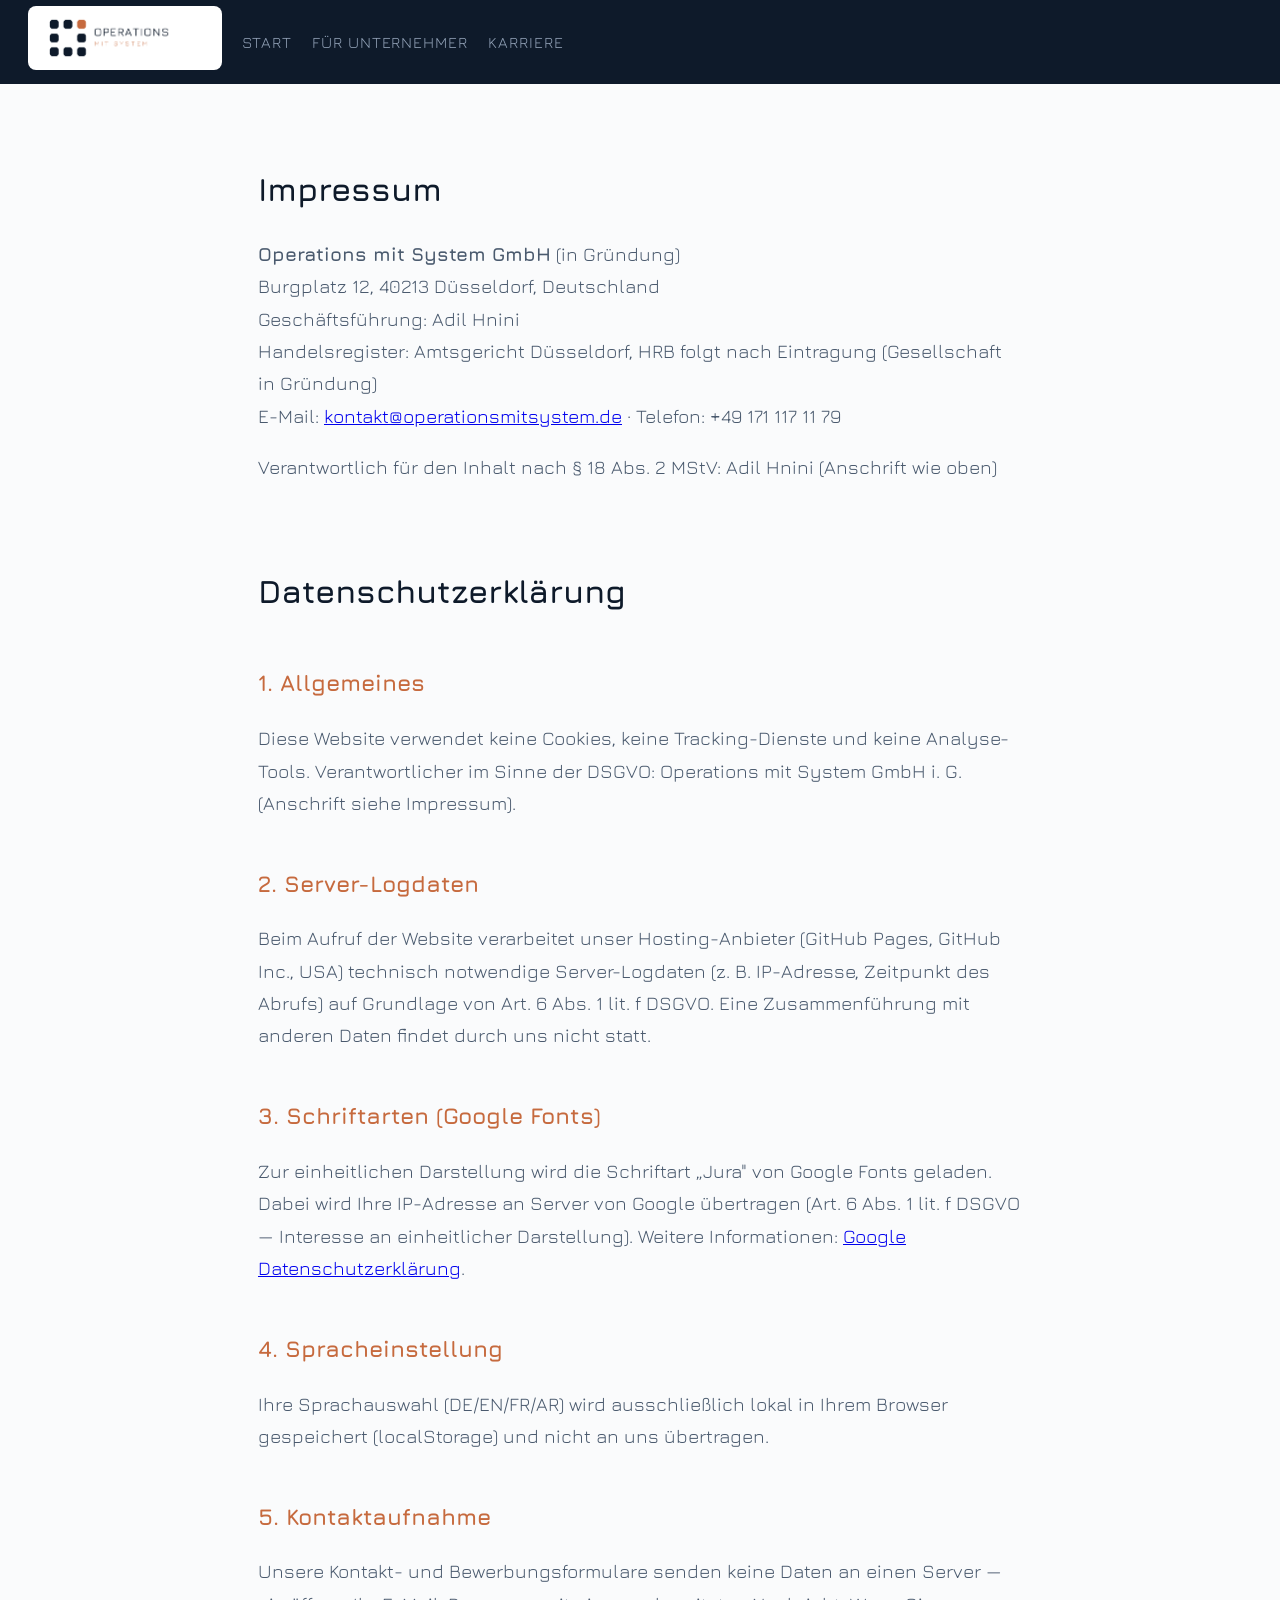
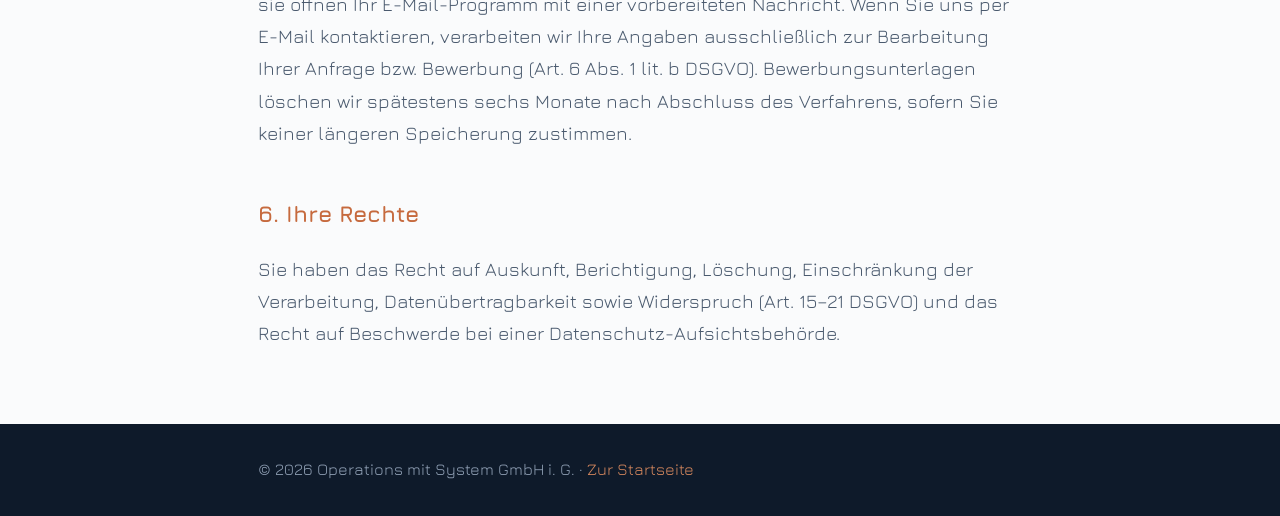
<file: rechtliches.html>
<!DOCTYPE html>
<html lang="de">
<head>
<meta charset="utf-8">
<meta name="viewport" content="width=device-width, initial-scale=1">
<title>Impressum & Datenschutz | Operations mit System</title>
<meta name="robots" content="noindex">
<link rel="icon" type="image/svg+xml" href="favicon.svg">
<link href="https://fonts.googleapis.com/css2?family=Jura:wght@400;600;700&display=swap" rel="stylesheet">
<style>
  :root{--navy:#0E1A2A;--copper:#C66A3E;--bg:#FAFBFC;--surface:#fff;--ink:#0E1A2A;--ink2:#4A5A6E;--line:#E3E8EE}
  *{box-sizing:border-box}
  html{font-size:19px}
  body{margin:0;background:var(--bg);color:var(--ink);font-family:"Jura","Avenir Next",sans-serif;line-height:1.7}
  .wrap{max-width:820px;margin:0 auto;padding:0 28px}
  nav{background:var(--navy)}
  nav .wrap{display:flex;align-items:center;height:84px;gap:20px;max-width:1280px}
  nav img{height:64px;background:#fff;border-radius:8px;padding:6px 14px}
  nav a{color:#93A3B8;text-decoration:none;font-size:.82rem;letter-spacing:.06em;text-transform:uppercase}
  main{padding:56px 0}
  h1{font-size:1.7rem}
  h2{font-size:1.2rem;margin-top:2em;color:var(--copper)}
  p{color:var(--ink2)}
  footer{background:var(--navy);color:#93A3B8;padding:32px 0;font-size:.85rem}
  footer a{color:#D98A5F;text-decoration:none}
</style>
</head>
<body>
<nav><div class="wrap">
  <a href="index.html"><img src="logo_hell.png" alt="Operations mit System"></a>
  <a href="index.html">Start</a>
  <a href="unternehmer.html">Für Unternehmer</a>
  <a href="karriere.html">Karriere</a>
</div></nav>
<main><div class="wrap">
  <h1 id="impressum">Impressum</h1>
  <p><b>Operations mit System GmbH</b> (in Gründung)<br>
  Burgplatz 12, 40213 Düsseldorf, Deutschland<br>
  Geschäftsführung: Adil Hnini<br>
  Handelsregister: Amtsgericht Düsseldorf, HRB folgt nach Eintragung (Gesellschaft in Gründung)<br>
  E-Mail: <a href="mailto:kontakt@operationsmitsystem.de">kontakt@operationsmitsystem.de</a> · Telefon: +49 171 117 11 79</p>
  <p>Verantwortlich für den Inhalt nach § 18 Abs. 2 MStV: Adil Hnini (Anschrift wie oben)</p>

  <h1 id="datenschutz" style="margin-top:2.5em">Datenschutzerklärung</h1>
  <h2>1. Allgemeines</h2>
  <p>Diese Website verwendet keine Cookies, keine Tracking-Dienste und keine Analyse-Tools. Verantwortlicher im Sinne der DSGVO: Operations mit System GmbH i. G. (Anschrift siehe Impressum).</p>
  <h2>2. Server-Logdaten</h2>
  <p>Beim Aufruf der Website verarbeitet unser Hosting-Anbieter (GitHub Pages, GitHub Inc., USA) technisch notwendige Server-Logdaten (z. B. IP-Adresse, Zeitpunkt des Abrufs) auf Grundlage von Art. 6 Abs. 1 lit. f DSGVO. Eine Zusammenführung mit anderen Daten findet durch uns nicht statt.</p>
  <h2>3. Schriftarten (Google Fonts)</h2>
  <p>Zur einheitlichen Darstellung wird die Schriftart „Jura" von Google Fonts geladen. Dabei wird Ihre IP-Adresse an Server von Google übertragen (Art. 6 Abs. 1 lit. f DSGVO — Interesse an einheitlicher Darstellung). Weitere Informationen: <a href="https://policies.google.com/privacy">Google Datenschutzerklärung</a>.</p>
  <h2>4. Spracheinstellung</h2>
  <p>Ihre Sprachauswahl (DE/EN/FR/AR) wird ausschließlich lokal in Ihrem Browser gespeichert (localStorage) und nicht an uns übertragen.</p>
  <h2>5. Kontaktaufnahme</h2>
  <p>Unsere Kontakt- und Bewerbungsformulare senden keine Daten an einen Server — sie öffnen Ihr E-Mail-Programm mit einer vorbereiteten Nachricht. Wenn Sie uns per E-Mail kontaktieren, verarbeiten wir Ihre Angaben ausschließlich zur Bearbeitung Ihrer Anfrage bzw. Bewerbung (Art. 6 Abs. 1 lit. b DSGVO). Bewerbungsunterlagen löschen wir spätestens sechs Monate nach Abschluss des Verfahrens, sofern Sie keiner längeren Speicherung zustimmen.</p>
  <h2>6. Ihre Rechte</h2>
  <p>Sie haben das Recht auf Auskunft, Berichtigung, Löschung, Einschränkung der Verarbeitung, Datenübertragbarkeit sowie Widerspruch (Art. 15–21 DSGVO) und das Recht auf Beschwerde bei einer Datenschutz-Aufsichtsbehörde.</p>
</div></main>
<footer><div class="wrap">© 2026 Operations mit System GmbH i. G. · <a href="index.html">Zur Startseite</a></div></footer>
</body>
</html>
</file>
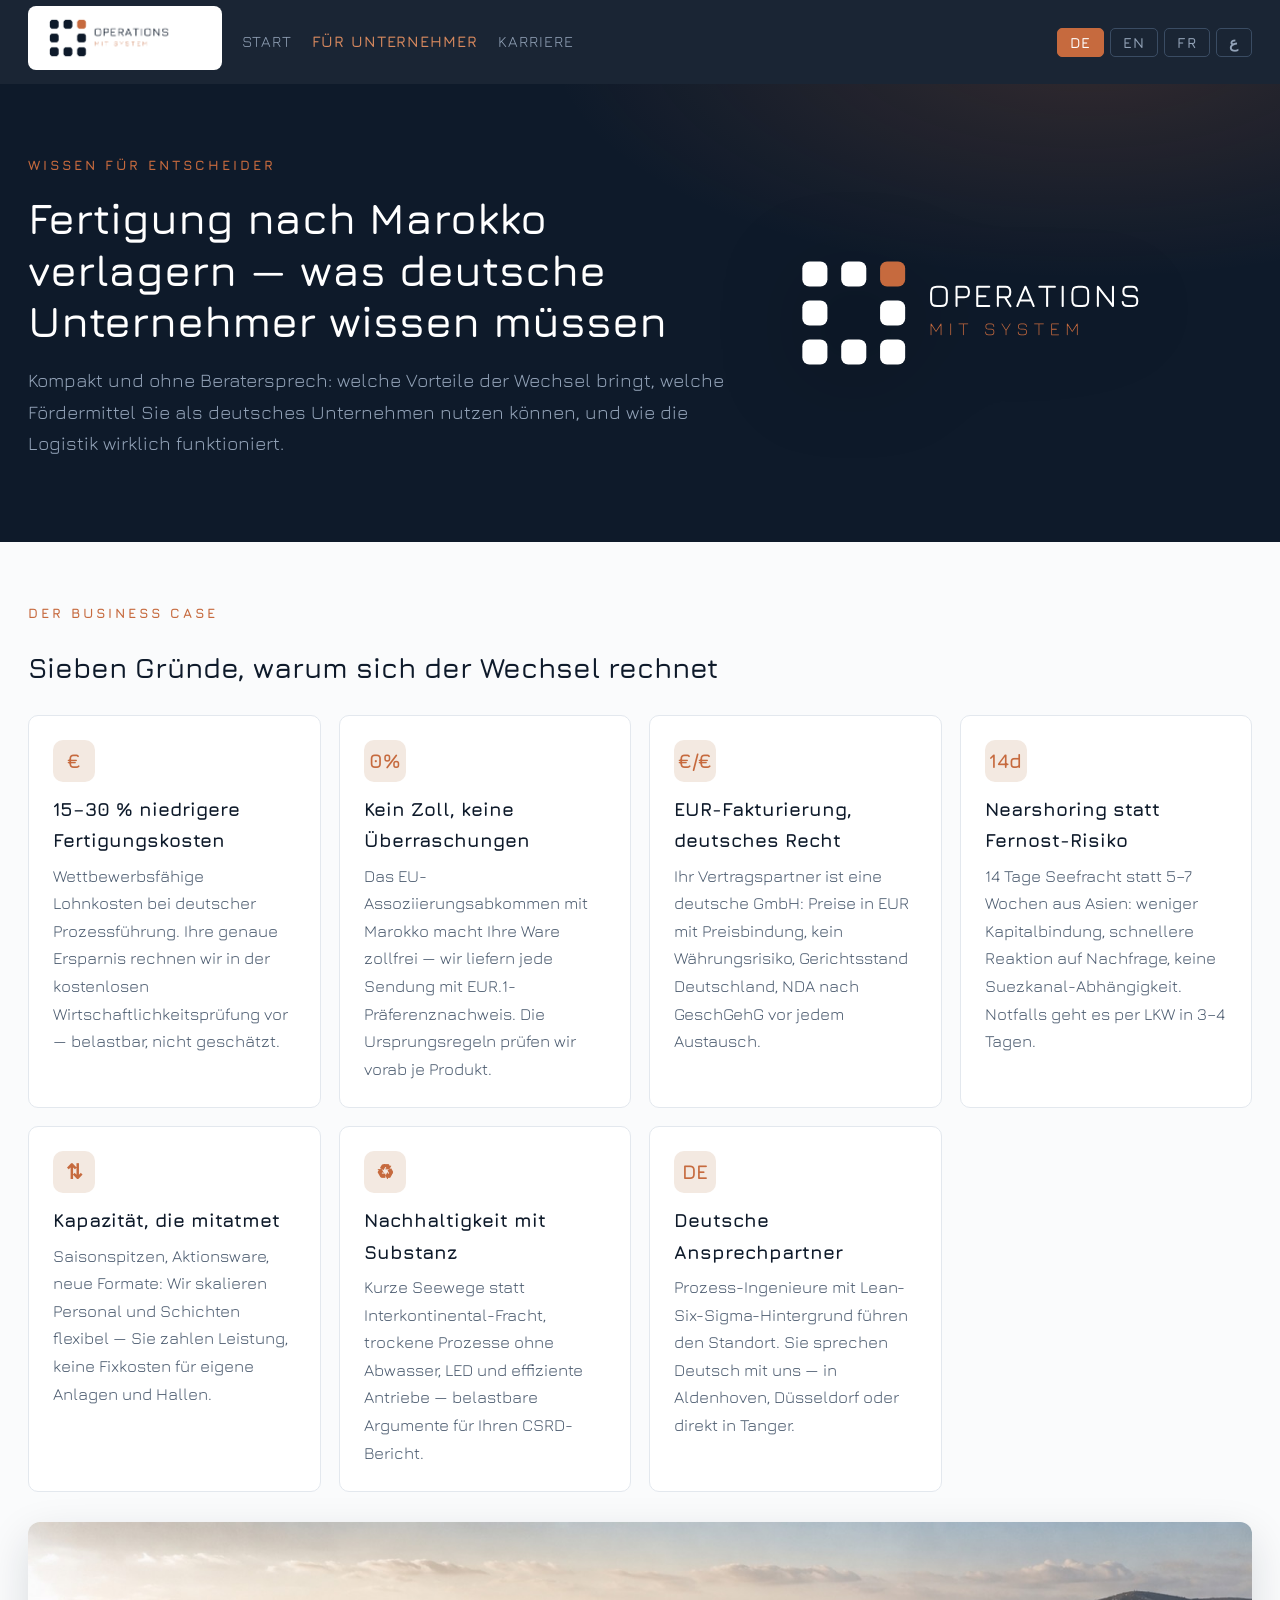
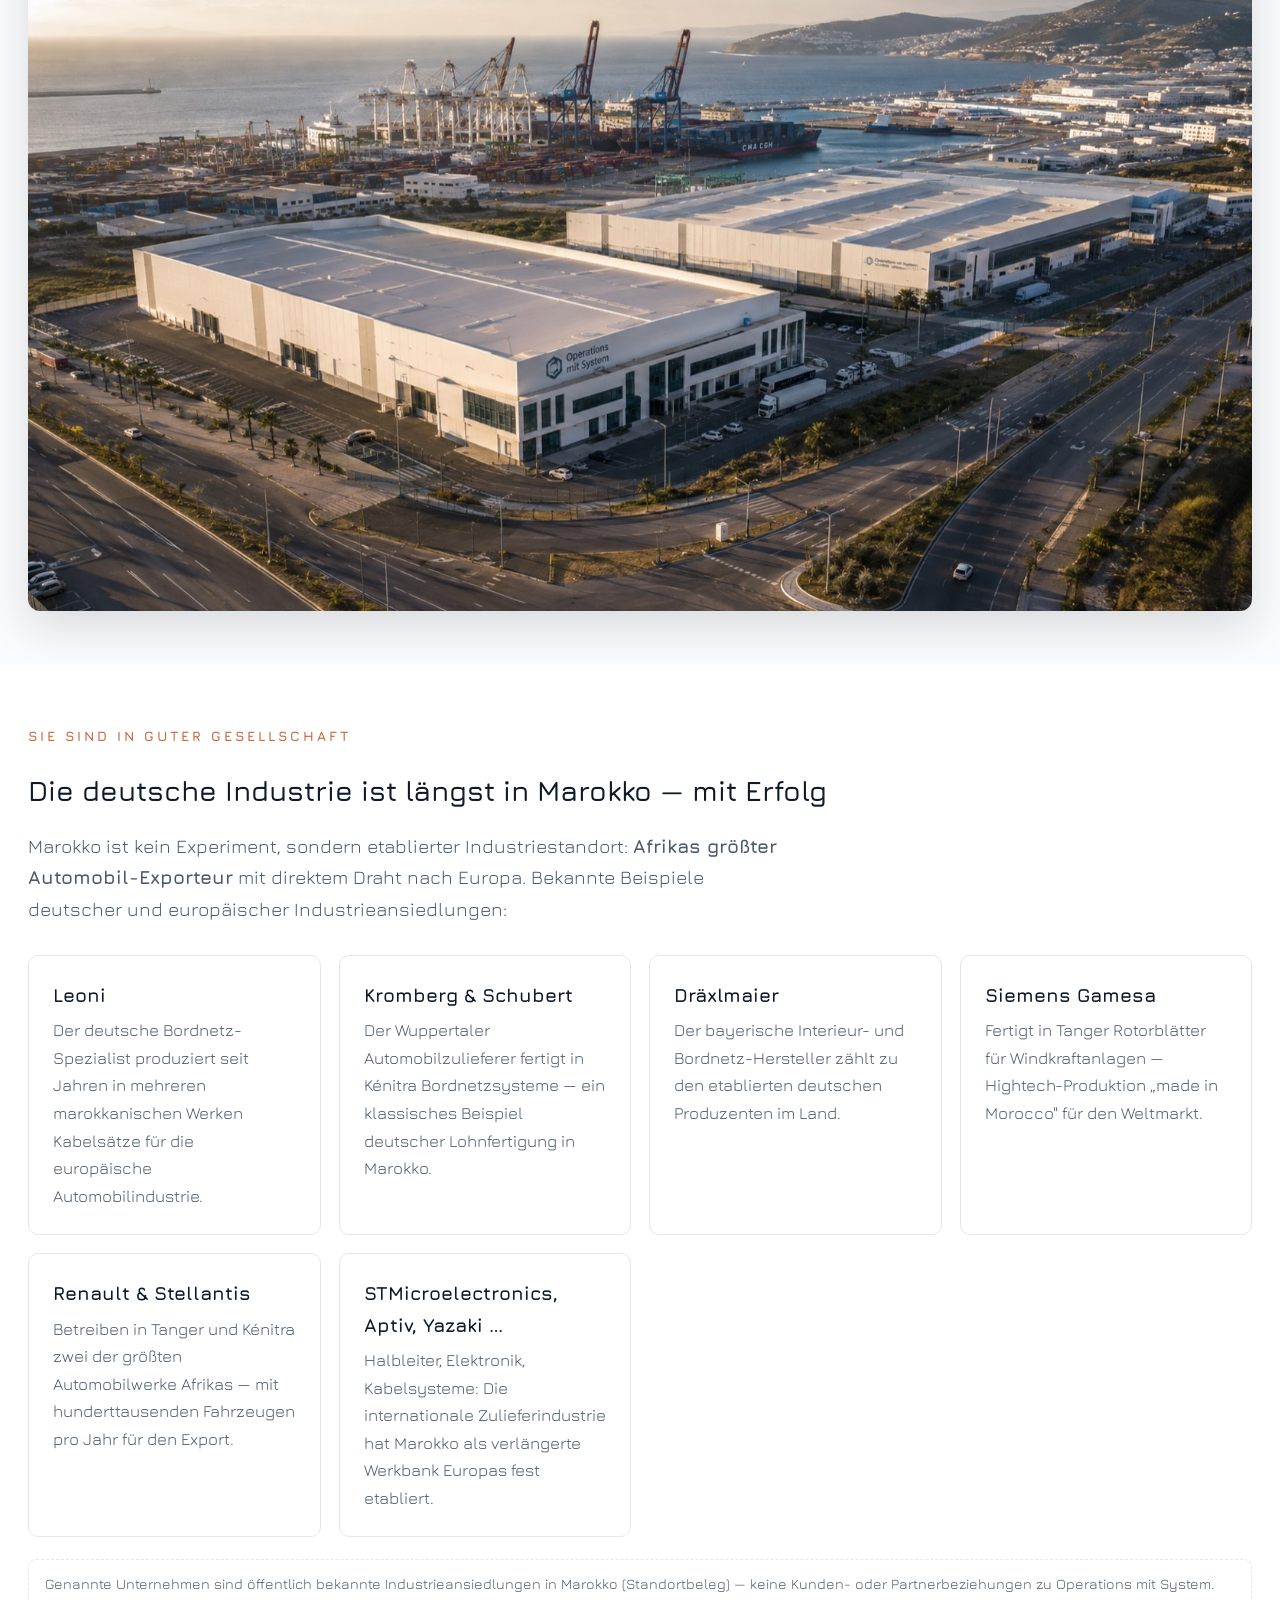
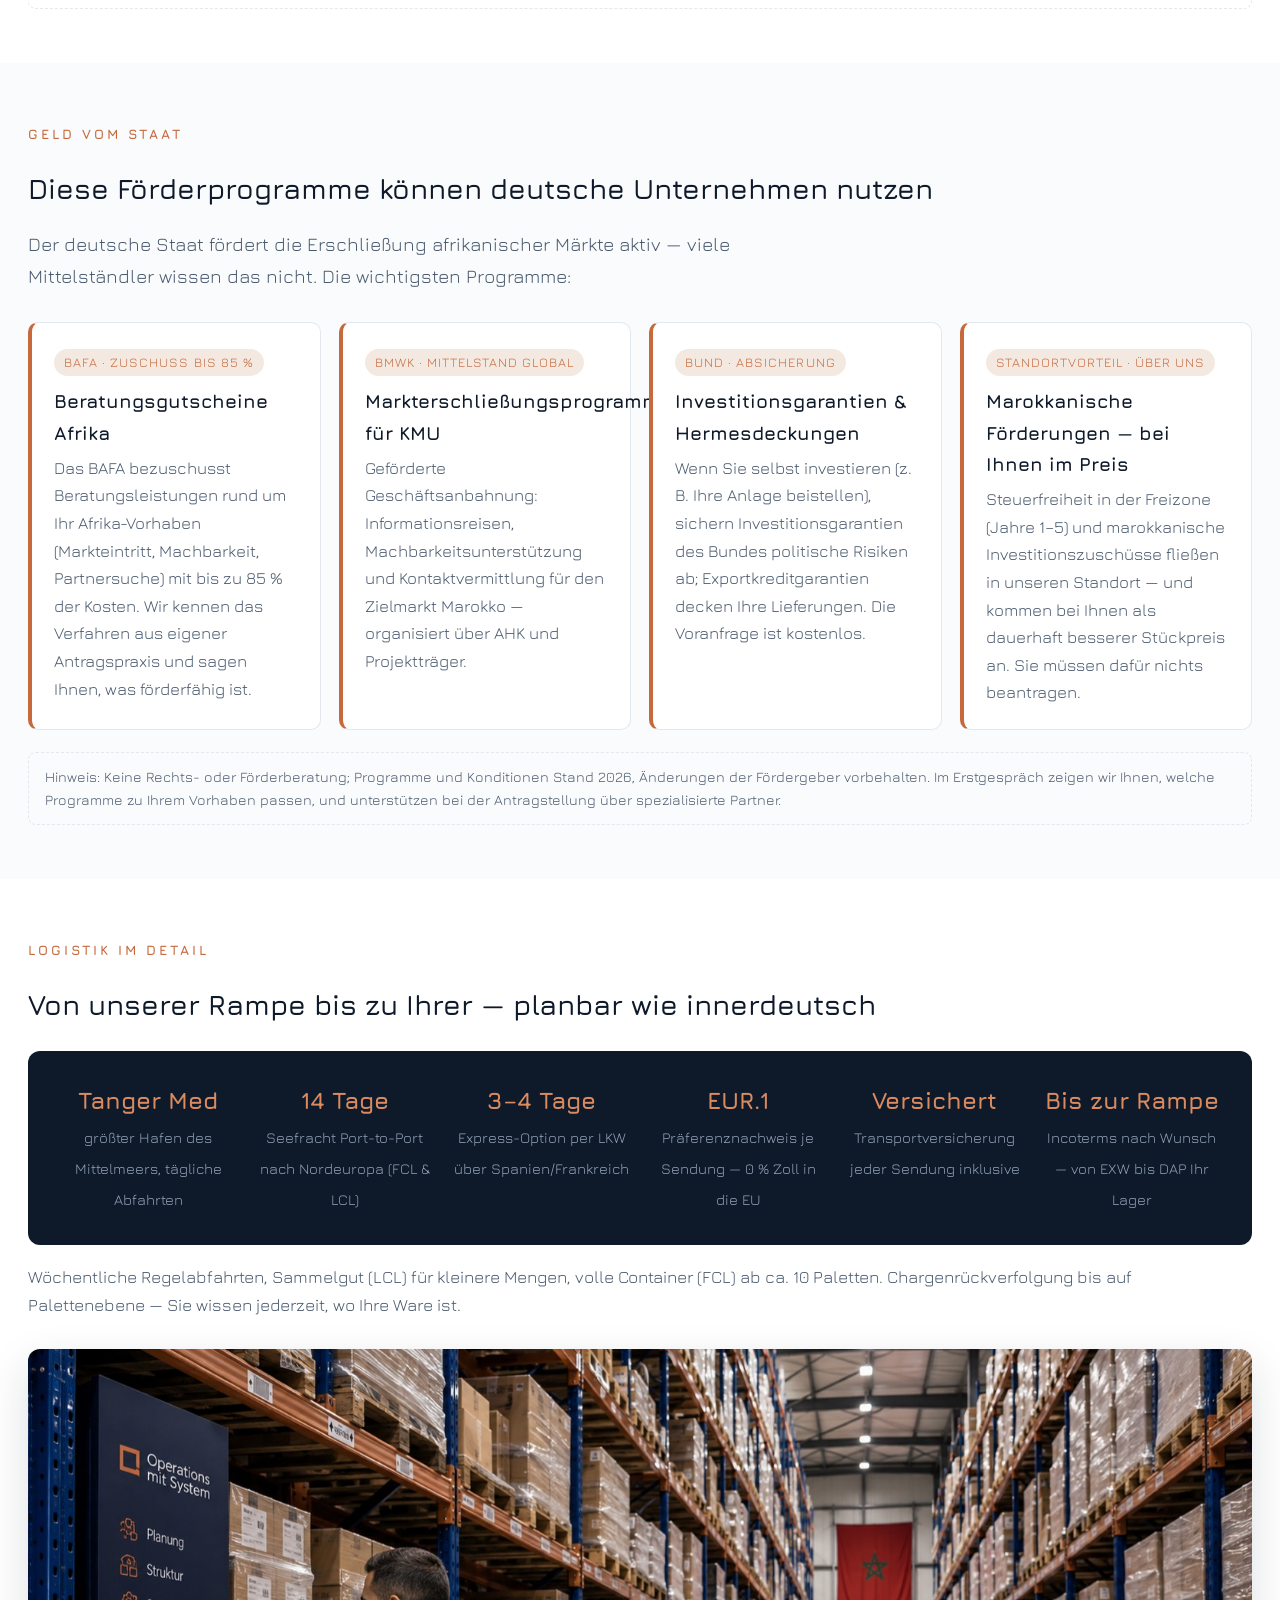
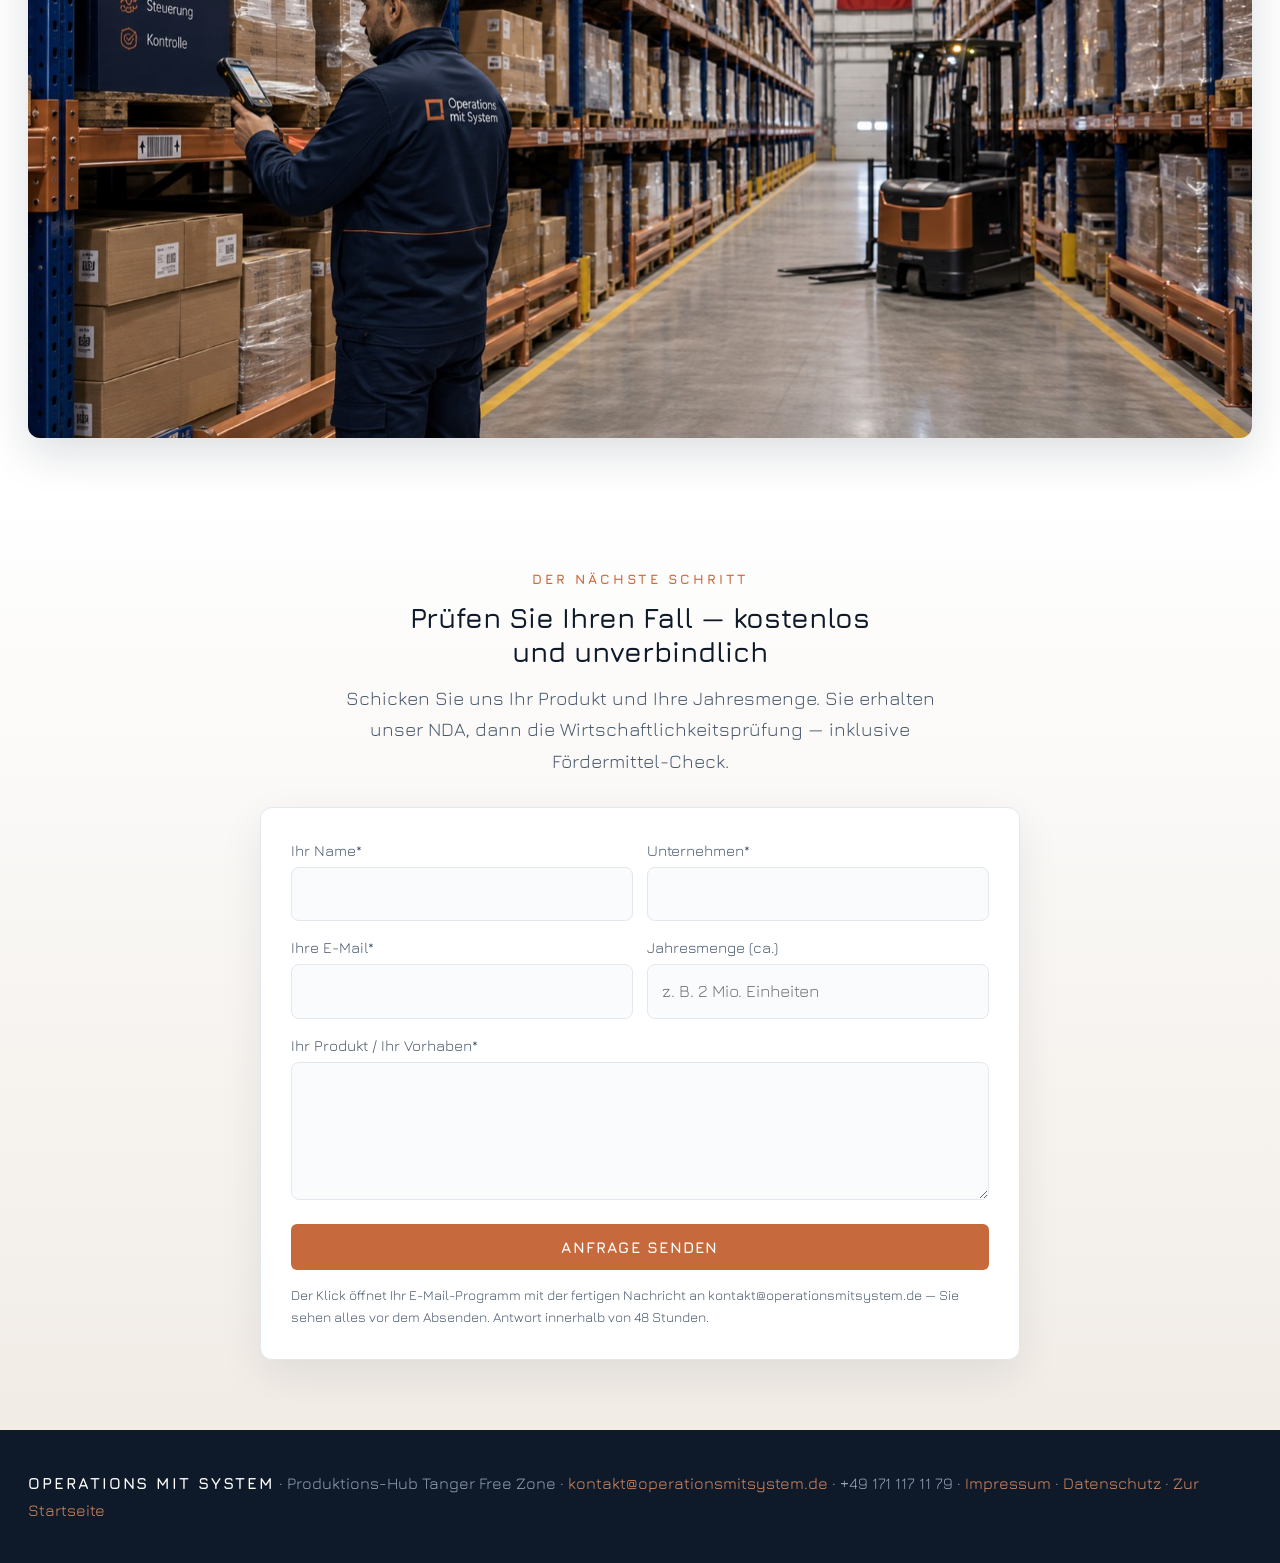
<file: unternehmer.html>
<!DOCTYPE html>
<html lang="de">
<head>
<meta charset="utf-8">
<meta name="viewport" content="width=device-width, initial-scale=1">
<title>Für Unternehmer — Vorteile, Fördermittel & Logistik | Operations mit System</title>
<meta name="description" content="Fertigung nach Marokko verlagern: 7 Vorteile, Förderprogramme für deutsche Unternehmen (BAFA, BMWK, Investitionsgarantien) und Logistik im Detail.">
<meta property="og:title" content="Für Unternehmer — Fertigung nach Marokko verlagern">
<meta property="og:description" content="Vorteile, Fördermittel und Logistik: was deutsche Unternehmer über den Standort Tanger wissen müssen.">
<meta property="og:image" content="https://operationsmitsystem.de/hero_luftbild.jpg">
<meta property="og:url" content="https://operationsmitsystem.de/unternehmer.html">
<meta property="og:type" content="website">
<link rel="icon" type="image/svg+xml" href="favicon.svg">
<link href="https://fonts.googleapis.com/css2?family=Jura:wght@400;600;700&display=swap" rel="stylesheet">
<style>
  :root{--navy:#0E1A2A;--copper:#C66A3E;--copper-soft:#D98A5F;--bg:#FAFBFC;--surface:#fff;--ink:#0E1A2A;--ink2:#4A5A6E;--line:#E3E8EE}
  *{box-sizing:border-box}
  html{font-size:19px}
  body{margin:0;background:var(--bg);color:var(--ink);font-family:"Jura","Avenir Next",sans-serif;line-height:1.65}
  .wrap{max-width:1280px;margin:0 auto;padding:0 28px}
  .eyebrow{font-size:.72rem;letter-spacing:.22em;text-transform:uppercase;color:var(--copper);font-weight:700}
  h1,h2,h3{line-height:1.18;font-weight:600}
  .concept{position:sticky;top:0;z-index:60;background:var(--copper);color:#fff;text-align:center;font-size:.75rem;letter-spacing:.12em;text-transform:uppercase;padding:6px}
  nav{position:sticky;top:0;z-index:50;background:rgba(14,26,42,.95);backdrop-filter:blur(8px);direction:ltr}
  nav .wrap{display:flex;align-items:center;height:84px;gap:20px}
  nav img{height:64px;background:#fff;border-radius:8px;padding:6px 14px}
  nav a{color:#93A3B8;text-decoration:none;font-size:.82rem;letter-spacing:.06em;text-transform:uppercase}
  nav a.active{color:#D98A5F;font-weight:600}
  .lang{margin-left:auto;display:flex;gap:6px}
  .lang button{background:transparent;border:1px solid #3A4C63;color:#93A3B8;border-radius:5px;padding:5px 12px;cursor:pointer;font:600 .78rem "Jura";letter-spacing:.08em}
  .lang button.on{background:var(--copper);border-color:var(--copper);color:#fff}
  .hero{background:radial-gradient(900px 400px at 85% -10%,rgba(198,106,62,.2),transparent 60%),var(--navy);color:#fff;padding:64px 0}
  .hero .wrap{display:grid;grid-template-columns:1.2fr .8fr;gap:44px;align-items:center}
  .hero h1{font-size:clamp(1.7rem,3.4vw,2.5rem);margin:.3em 0;max-width:26ch}
  .hero p{color:#93A3B8;max-width:62ch}
  .herologo{width:100%;max-width:480px;justify-self:center;filter:drop-shadow(0 12px 40px rgba(0,0,0,.35))}
  @media(max-width:820px){.hero .wrap{grid-template-columns:1fr}.herologo{display:none}}
  section{padding:54px 0}
  section:nth-of-type(even){background:var(--surface)}
  .grid{display:grid;grid-template-columns:repeat(auto-fit,minmax(280px,1fr));gap:18px;margin-top:30px}
  .vcard{background:var(--surface);border:1px solid var(--line);border-radius:10px;padding:24px}
  .vcard .ico{width:42px;height:42px;border-radius:10px;background:#F3E9E1;color:var(--copper);display:grid;place-items:center;font-weight:700;font-size:1.05rem;margin-bottom:12px}
  .vcard b{display:block;margin-bottom:6px}
  .vcard p{margin:0;font-size:.88rem;color:var(--ink2)}
  .fcard{background:var(--surface);border:1px solid var(--line);border-left:4px solid var(--copper);border-radius:10px;padding:22px}
  .fcard b{display:block}
  .fcard .tag{display:inline-block;font-size:.68rem;letter-spacing:.08em;text-transform:uppercase;background:#F3E9E1;color:var(--copper);border-radius:99px;padding:3px 10px;margin-bottom:10px}
  .fcard p{margin:6px 0 0;font-size:.88rem;color:var(--ink2)}
  .note{font-size:.75rem;color:var(--ink2);border:1px dashed var(--line);border-radius:8px;padding:12px 16px;margin-top:22px}
  .imgband{width:100%;border-radius:12px;box-shadow:0 16px 44px rgba(14,26,42,.14);display:block;margin-top:30px}
  .route{background:var(--navy);color:#fff;border-radius:12px;padding:30px;margin-top:30px;display:grid;grid-template-columns:repeat(auto-fit,minmax(160px,1fr));gap:16px;text-align:center}
  .route b{display:block;color:var(--copper-soft);font-size:1.25rem}
  .route span{font-size:.78rem;color:#93A3B8}
  .cta{display:inline-block;background:var(--copper);color:#fff;text-decoration:none;padding:13px 26px;border-radius:5px;letter-spacing:.08em;text-transform:uppercase;font-size:.8rem;font-weight:700}
  .form{max-width:760px;margin:30px auto 0;background:var(--surface);border:1px solid var(--line);border-radius:12px;padding:30px;box-shadow:0 16px 44px rgba(14,26,42,.08);display:grid;gap:14px;text-align:start}
  .form label{font-size:.8rem;color:var(--ink2);display:block;margin-bottom:4px}
  .form input,.form textarea,.form select{width:100%;padding:12px 14px;border:1px solid var(--line);border-radius:8px;font:inherit;font-size:.9rem;background:var(--bg);color:var(--ink)}
  .form input:focus,.form textarea:focus,.form select:focus{outline:2px solid var(--copper);border-color:var(--copper)}
  .form .row2{display:grid;grid-template-columns:1fr 1fr;gap:14px}
  @media(max-width:640px){.form .row2{grid-template-columns:1fr}}
  .form button{background:var(--copper);color:#fff;border:none;padding:14px 28px;border-radius:6px;font:700 .82rem "Jura";letter-spacing:.08em;text-transform:uppercase;cursor:pointer}
  .form button:hover{background:var(--copper-soft)}
  .form .hint{font-size:.72rem;color:var(--ink2)}
  .ctaband{background:linear-gradient(180deg,var(--surface),#F1ECE6);padding:70px 0;text-align:center}
  footer{background:var(--navy);color:#93A3B8;padding:40px 0;font-size:.85rem}
  footer a{color:var(--copper-soft);text-decoration:none}
</style>
</head>
<body>
<nav><div class="wrap">
  <a href="index.html"><img src="logo_hell.png" alt="Operations mit System"></a>
  <a href="index.html" data-i="navStart">Start</a>
  <a class="active" href="unternehmer.html" data-i="navUnt">Für Unternehmer</a>
  <a href="karriere.html" data-i="navKar">Karriere</a>
  <div class="lang"><button data-lang="de">DE</button><button data-lang="en">EN</button><button data-lang="fr">FR</button><button data-lang="ar">ع</button></div>
</div></nav>

<header class="hero"><div class="wrap">
  <div>
  <span class="eyebrow" data-i="heroEye">Wissen für Entscheider</span>
  <h1 data-i="heroH">Fertigung nach Marokko verlagern — was deutsche Unternehmer wissen müssen</h1>
  <p data-i="heroP">Kompakt und ohne Beratersprech: welche Vorteile der Wechsel bringt, welche Fördermittel Sie als deutsches Unternehmen nutzen können, und wie die Logistik wirklich funktioniert.</p>
  </div>
  <img class="herologo" src="logo_transparent.svg" alt="Operations mit System">
</div></header>

<section><div class="wrap">
  <span class="eyebrow" data-i="s1Eye">Der Business Case</span>
  <h2 data-i="s1H">Sieben Gründe, warum sich der Wechsel rechnet</h2>
  <div class="grid">
    <div class="vcard"><div class="ico">€</div><b data-i="v1h">15–30 % niedrigere Fertigungskosten</b><p data-i="v1p">Wettbewerbsfähige Lohnkosten bei deutscher Prozessführung. Ihre genaue Ersparnis rechnen wir in der kostenlosen Wirtschaftlichkeitsprüfung vor — belastbar, nicht geschätzt.</p></div>
    <div class="vcard"><div class="ico">0%</div><b data-i="v2h">Kein Zoll, keine Überraschungen</b><p data-i="v2p">Das EU-Assoziierungsabkommen mit Marokko macht Ihre Ware zollfrei — wir liefern jede Sendung mit EUR.1-Präferenznachweis. Die Ursprungsregeln prüfen wir vorab je Produkt.</p></div>
    <div class="vcard"><div class="ico">€/€</div><b data-i="v3h">EUR-Fakturierung, deutsches Recht</b><p data-i="v3p">Ihr Vertragspartner ist eine deutsche GmbH: Preise in EUR mit Preisbindung, kein Währungsrisiko, Gerichtsstand Deutschland, NDA nach GeschGehG vor jedem Austausch.</p></div>
    <div class="vcard"><div class="ico">14d</div><b data-i="v4h">Nearshoring statt Fernost-Risiko</b><p data-i="v4p">14 Tage Seefracht statt 5–7 Wochen aus Asien: weniger Kapitalbindung, schnellere Reaktion auf Nachfrage, keine Suezkanal-Abhängigkeit. Notfalls geht es per LKW in 3–4 Tagen.</p></div>
    <div class="vcard"><div class="ico">⇅</div><b data-i="v5h">Kapazität, die mitatmet</b><p data-i="v5p">Saisonspitzen, Aktionsware, neue Formate: Wir skalieren Personal und Schichten flexibel — Sie zahlen Leistung, keine Fixkosten für eigene Anlagen und Hallen.</p></div>
    <div class="vcard"><div class="ico">♻</div><b data-i="v6h">Nachhaltigkeit mit Substanz</b><p data-i="v6p">Kurze Seewege statt Interkontinental-Fracht, trockene Prozesse ohne Abwasser, LED und effiziente Antriebe — belastbare Argumente für Ihren CSRD-Bericht.</p></div>
    <div class="vcard"><div class="ico">DE</div><b data-i="v7h">Deutsche Ansprechpartner</b><p data-i="v7p">Prozess-Ingenieure mit Lean-Six-Sigma-Hintergrund führen den Standort. Sie sprechen Deutsch mit uns — in Aldenhoven, Düsseldorf oder direkt in Tanger.</p></div>
  </div>
  <img class="imgband" src="hero_luftbild.jpg" alt="Moderne Produktionshallen in der Tanger Free Zone, direkt am Hafen Tanger Med">
</div></section>

<section><div class="wrap">
  <span class="eyebrow" data-i="gEye">Sie sind in guter Gesellschaft</span>
  <h2 data-i="gH">Die deutsche Industrie ist längst in Marokko — mit Erfolg</h2>
  <p style="max-width:64ch;color:var(--ink2)" data-i="gP">Marokko ist kein Experiment, sondern etablierter Industriestandort: <b>Afrikas größter Automobil-Exporteur</b> mit direktem Draht nach Europa. Bekannte Beispiele deutscher und europäischer Industrieansiedlungen:</p>
  <div class="grid">
    <div class="vcard"><b>Leoni</b><p data-i="g1p">Der deutsche Bordnetz-Spezialist produziert seit Jahren in mehreren marokkanischen Werken Kabelsätze für die europäische Automobilindustrie.</p></div>
    <div class="vcard"><b>Kromberg &amp; Schubert</b><p data-i="g2p">Der Wuppertaler Automobilzulieferer fertigt in Kénitra Bordnetzsysteme — ein klassisches Beispiel deutscher Lohnfertigung in Marokko.</p></div>
    <div class="vcard"><b>Dräxlmaier</b><p data-i="g3p">Der bayerische Interieur- und Bordnetz-Hersteller zählt zu den etablierten deutschen Produzenten im Land.</p></div>
    <div class="vcard"><b>Siemens Gamesa</b><p data-i="g4p">Fertigt in Tanger Rotorblätter für Windkraftanlagen — Hightech-Produktion „made in Morocco" für den Weltmarkt.</p></div>
    <div class="vcard"><b>Renault &amp; Stellantis</b><p data-i="g5p">Betreiben in Tanger und Kénitra zwei der größten Automobilwerke Afrikas — mit hunderttausenden Fahrzeugen pro Jahr für den Export.</p></div>
    <div class="vcard"><b>STMicroelectronics, Aptiv, Yazaki …</b><p data-i="g6p">Halbleiter, Elektronik, Kabelsysteme: Die internationale Zulieferindustrie hat Marokko als verlängerte Werkbank Europas fest etabliert.</p></div>
  </div>
  <div class="note" data-i="gNote">Genannte Unternehmen sind öffentlich bekannte Industrieansiedlungen in Marokko (Standortbeleg) — keine Kunden- oder Partnerbeziehungen zu Operations mit System.</div>
</div></section>

<section><div class="wrap">
  <span class="eyebrow" data-i="fEye">Geld vom Staat</span>
  <h2 data-i="fH">Diese Förderprogramme können deutsche Unternehmen nutzen</h2>
  <p style="max-width:62ch;color:var(--ink2)" data-i="fP">Der deutsche Staat fördert die Erschließung afrikanischer Märkte aktiv — viele Mittelständler wissen das nicht. Die wichtigsten Programme:</p>
  <div class="grid">
    <div class="fcard"><span class="tag" data-i="f1t">BAFA · Zuschuss bis 85 %</span><b data-i="f1h">Beratungsgutscheine Afrika</b><p data-i="f1p">Das BAFA bezuschusst Beratungsleistungen rund um Ihr Afrika-Vorhaben (Markteintritt, Machbarkeit, Partnersuche) mit bis zu 85 % der Kosten. Wir kennen das Verfahren aus eigener Antragspraxis und sagen Ihnen, was förderfähig ist.</p></div>
    <div class="fcard"><span class="tag" data-i="f2t">BMWK · Mittelstand Global</span><b data-i="f2h">Markterschließungsprogramm für KMU</b><p data-i="f2p">Geförderte Geschäftsanbahnung: Informationsreisen, Machbarkeitsunterstützung und Kontaktvermittlung für den Zielmarkt Marokko — organisiert über AHK und Projektträger.</p></div>
    <div class="fcard"><span class="tag" data-i="f3t">Bund · Absicherung</span><b data-i="f3h">Investitionsgarantien &amp; Hermesdeckungen</b><p data-i="f3p">Wenn Sie selbst investieren (z. B. Ihre Anlage beistellen), sichern Investitionsgarantien des Bundes politische Risiken ab; Exportkreditgarantien decken Ihre Lieferungen. Die Voranfrage ist kostenlos.</p></div>
    <div class="fcard"><span class="tag" data-i="f4t">Standortvorteil · über uns</span><b data-i="f4h">Marokkanische Förderungen — bei Ihnen im Preis</b><p data-i="f4p">Steuerfreiheit in der Freizone (Jahre 1–5) und marokkanische Investitionszuschüsse fließen in unseren Standort — und kommen bei Ihnen als dauerhaft besserer Stückpreis an. Sie müssen dafür nichts beantragen.</p></div>
  </div>
  <div class="note" data-i="fNote">Hinweis: Keine Rechts- oder Förderberatung; Programme und Konditionen Stand 2026, Änderungen der Fördergeber vorbehalten. Im Erstgespräch zeigen wir Ihnen, welche Programme zu Ihrem Vorhaben passen, und unterstützen bei der Antragstellung über spezialisierte Partner.</div>
</div></section>

<section><div class="wrap">
  <span class="eyebrow" data-i="lEye">Logistik im Detail</span>
  <h2 data-i="lH">Von unserer Rampe bis zu Ihrer — planbar wie innerdeutsch</h2>
  <div class="route">
    <div><b>Tanger Med</b><span data-i="r1">größter Hafen des Mittelmeers, tägliche Abfahrten</span></div>
    <div><b data-i="r2b">14 Tage</b><span data-i="r2">Seefracht Port-to-Port nach Nordeuropa (FCL &amp; LCL)</span></div>
    <div><b data-i="r3b">3–4 Tage</b><span data-i="r3">Express-Option per LKW über Spanien/Frankreich</span></div>
    <div><b>EUR.1</b><span data-i="r4">Präferenznachweis je Sendung — 0 % Zoll in die EU</span></div>
    <div><b data-i="r5b">Versichert</b><span data-i="r5">Transportversicherung jeder Sendung inklusive</span></div>
    <div><b data-i="r6b">Bis zur Rampe</b><span data-i="r6">Incoterms nach Wunsch — von EXW bis DAP Ihr Lager</span></div>
  </div>
  <p style="color:var(--ink2);font-size:.9rem;margin-top:18px" data-i="lP">Wöchentliche Regelabfahrten, Sammelgut (LCL) für kleinere Mengen, volle Container (FCL) ab ca. 10 Paletten. Chargenrückverfolgung bis auf Palettenebene — Sie wissen jederzeit, wo Ihre Ware ist.</p>
  <img class="imgband" src="lager_marokko.jpg" alt="Hochregallager mit Scanner-Erfassung: Bestandsführung bis auf Palettenebene">
</div></section>

<div class="ctaband"><div class="wrap">
  <span class="eyebrow" data-i="cEye">Der nächste Schritt</span>
  <h2 style="max-width:26ch;margin:.3em auto .5em" data-i="cH">Prüfen Sie Ihren Fall — kostenlos und unverbindlich</h2>
  <p style="color:var(--ink2);max-width:52ch;margin:0 auto 24px" data-i="cP">Schicken Sie uns Ihr Produkt und Ihre Jahresmenge. Sie erhalten unser NDA, dann die Wirtschaftlichkeitsprüfung — inklusive Fördermittel-Check.</p>
  <form class="form" id="kform">
    <div class="row2">
      <div><label for="kname" data-i="foName">Ihr Name*</label><input id="kname" required></div>
      <div><label for="kfirma" data-i="foCompany">Unternehmen*</label><input id="kfirma" required></div>
    </div>
    <div class="row2">
      <div><label for="kmail" data-i="foMail">Ihre E-Mail*</label><input id="kmail" type="email" required></div>
      <div><label for="kvol" data-i="foVol">Jahresmenge (ca.)</label><input id="kvol" placeholder="z. B. 2 Mio. Einheiten"></div>
    </div>
    <div><label for="kmsg" data-i="foMsg">Ihr Produkt / Ihr Vorhaben*</label><textarea id="kmsg" rows="4" required></textarea></div>
    <button type="submit" data-i="foSend">Anfrage senden</button>
    <span class="hint" data-i="foHint">Der Klick öffnet Ihr E-Mail-Programm mit der fertigen Nachricht an kontakt@operationsmitsystem.de — Sie sehen alles vor dem Absenden. Antwort innerhalb von 48 Stunden.</span>
  </form>
</div></div>
<script>
document.getElementById('kform').addEventListener('submit',function(e){
  e.preventDefault();
  const v=id=>document.getElementById(id).value;
  const body='Name: '+v('kname')+'\nUnternehmen: '+v('kfirma')+'\nE-Mail: '+v('kmail')+'\nJahresmenge: '+v('kvol')+'\n\nVorhaben:\n'+v('kmsg');
  location.href='mailto:kontakt@operationsmitsystem.de?subject='+encodeURIComponent('Projektanfrage über die Website – '+v('kfirma'))+'&body='+encodeURIComponent(body);
});
</script>

<footer><div class="wrap">
  <b style="color:#fff;letter-spacing:.12em">OPERATIONS MIT SYSTEM</b> · <span data-i="fLine">Produktions-Hub Tanger Free Zone</span> · <a href="mailto:kontakt@operationsmitsystem.de">kontakt@operationsmitsystem.de</a> · +49 171 117 11 79 · <a href="rechtliches.html#impressum">Impressum</a> · <a href="rechtliches.html#datenschutz">Datenschutz</a> · <a href="index.html" data-i="fBack">Zur Startseite</a>
</div></footer>

<script>
const T={de:{},
en:{banner:"Draft v2 · internal · not published",navStart:"Home",navUnt:"For Businesses",navKar:"Careers",heroEye:"Knowledge for decision-makers",heroH:"Relocating production to Morocco — what German entrepreneurs need to know",heroP:"Compact and without consultant jargon: the advantages of switching, the public funding available to you as a German company, and how the logistics really work.",s1Eye:"The business case",s1H:"Seven reasons why the switch pays off",v1h:"15–30 % lower manufacturing costs",v1p:"Competitive labour costs with German process management. We calculate your exact savings in the free feasibility study — reliable, not estimated.",v2h:"No customs, no surprises",v2p:"The EU Association Agreement with Morocco makes your goods duty-free — every shipment comes with an EUR.1 preference certificate. We check the rules of origin per product in advance.",v3h:"EUR invoicing, German law",v3p:"Your contract partner is a German GmbH: prices in EUR with price stability, no currency risk, German jurisdiction, NDA before any exchange.",v4h:"Nearshoring instead of Far East risk",v4p:"14 days sea freight instead of 5–7 weeks from Asia: less capital tied up, faster reaction to demand, no Suez dependency. If needed, truck delivery in 3–4 days.",v5h:"Capacity that breathes with you",v5p:"Seasonal peaks, promotions, new formats: we scale staff and shifts flexibly — you pay for output, not fixed costs for your own halls and machines.",v6h:"Sustainability with substance",v6p:"Short sea routes instead of intercontinental freight, dry processes without wastewater, LED and efficient drives — solid arguments for your CSRD report.",v7h:"German contacts",v7p:"Process engineers with a Lean Six Sigma background run the site. You speak German with us — in Aldenhoven, Düsseldorf or directly in Tangier.",gEye:"You are in good company",gH:"German industry is already in Morocco — successfully",gP:"Morocco is not an experiment but an established industrial location: <b>Africa's largest automotive exporter</b> with a direct line to Europe. Well-known examples of German and European industrial operations:",g1p:"The German wiring specialist has been producing cable harnesses for the European automotive industry in several Moroccan plants for years.",g2p:"The Wuppertal-based automotive supplier manufactures wiring systems in Kénitra — a classic example of German contract manufacturing in Morocco.",g3p:"The Bavarian interior and wiring manufacturer is one of the established German producers in the country.",g4p:"Produces rotor blades for wind turbines in Tangier — high-tech production 'made in Morocco' for the world market.",g5p:"Operate two of Africa's largest car plants in Tangier and Kénitra — with hundreds of thousands of vehicles per year for export.",g6p:"Semiconductors, electronics, cable systems: the international supplier industry has firmly established Morocco as Europe's extended workbench.",gNote:"Companies named are publicly known industrial operations in Morocco (location evidence) — no customer or partner relationships with Operations mit System.",fEye:"Public funding",fH:"Funding programmes German companies can use",fP:"The German state actively supports the development of African markets — many SMEs don't know this. The most important programmes:",f1t:"BAFA · grant up to 85 %",f1h:"Africa Consulting Vouchers",f1p:"BAFA subsidises consulting services for your Africa project (market entry, feasibility, partner search) with up to 85 % of the costs. We know the procedure from our own application practice.",f2t:"BMWK · Mittelstand Global",f2h:"Market development programme for SMEs",f2p:"Subsidised business development: information trips, feasibility support and contact brokering for the Moroccan market — organised via AHK and project sponsors.",f3t:"Federal · risk cover",f3h:"Investment guarantees & Hermes cover",f3p:"If you invest yourself (e.g. providing your machine), federal investment guarantees cover political risks; export credit guarantees cover your deliveries. The preliminary enquiry is free.",f4t:"Location advantage · via us",f4h:"Moroccan incentives — in your price",f4p:"Tax exemption in the free zone (years 1–5) and Moroccan investment grants flow into our site — and reach you as a permanently better unit price. You don't have to apply for anything.",fNote:"Note: No legal or funding advice; programmes and conditions as of 2026, subject to change. In the first meeting we show you which programmes fit your project and support applications via specialised partners.",lEye:"Logistics in detail",lH:"From our ramp to yours — as predictable as domestic",r1:"largest port in the Mediterranean, daily departures",r2b:"14 days",r2:"sea freight port-to-port to Northern Europe (FCL & LCL)",r3b:"3–4 days",r3:"express option by truck via Spain/France",r4:"preference certificate per shipment — 0 % duty into the EU",r5b:"Insured",r5:"transport insurance included for every shipment",r6b:"To your ramp",r6:"Incoterms as required — from EXW to DAP your warehouse",lP:"Weekly scheduled departures, groupage (LCL) for smaller volumes, full containers (FCL) from approx. 10 pallets. Batch traceability down to pallet level — you always know where your goods are.",cEye:"The next step",cH:"Check your case — free and without obligation",cP:"Send us your product and annual volume. You receive our NDA, then the feasibility study — including a funding check.",cBtn:"Enquire now",fLine:"Production hub Tangier Free Zone",fBack:"Home",foName:"Your name*",foCompany:"Company*",foMail:"Your e-mail*",foVol:"Annual volume (approx.)",foMsg:"Your product / your project*",foSend:"Send enquiry",foHint:"Clicking opens your e-mail program with the finished message to kontakt@operationsmitsystem.de — you see everything before sending. Reply within 48 hours."},
fr:{banner:"Brouillon v2 · interne · non publié",navStart:"Accueil",navUnt:"Pour les entreprises",navKar:"Carrières",heroEye:"Savoir pour décideurs",heroH:"Délocaliser sa production au Maroc — ce que les entrepreneurs doivent savoir",heroP:"Compact et sans jargon : les avantages du transfert, les aides publiques auxquelles vous avez droit, et comment fonctionne réellement la logistique.",s1Eye:"Le business case",s1H:"Sept raisons pour lesquelles le transfert est rentable",v1h:"Coûts de fabrication réduits de 15 à 30 %",v1p:"Coûts salariaux compétitifs avec une gestion de process allemande. Nous calculons vos économies exactes dans l'étude de faisabilité gratuite.",v2h:"Pas de douane, pas de surprises",v2p:"L'accord d'association UE-Maroc rend vos marchandises exemptes de droits — chaque expédition avec certificat EUR.1. Règles d'origine vérifiées en amont par produit.",v3h:"Facturation en EUR, droit allemand",v3p:"Votre partenaire contractuel est une GmbH allemande : prix en EUR, pas de risque de change, juridiction allemande, NDA avant tout échange.",v4h:"Nearshoring plutôt que risque Extrême-Orient",v4p:"14 jours de fret maritime au lieu de 5–7 semaines depuis l'Asie : moins de capital immobilisé, réaction plus rapide, pas de dépendance à Suez. En express : camion en 3–4 jours.",v5h:"Une capacité qui respire",v5p:"Pics saisonniers, promotions, nouveaux formats : nous adaptons équipes et horaires — vous payez la prestation, pas de coûts fixes.",v6h:"Durabilité concrète",v6p:"Routes maritimes courtes, procédés secs sans eaux usées, LED et entraînements efficients — des arguments solides pour votre rapport CSRD.",v7h:"Interlocuteurs allemands",v7p:"Des ingénieurs process Lean Six Sigma dirigent le site. Vous parlez allemand avec nous — à Aldenhoven, Düsseldorf ou directement à Tanger.",gEye:"Vous êtes en bonne compagnie",gH:"L'industrie allemande est déjà au Maroc — avec succès",gP:"Le Maroc n'est pas une expérience mais un site industriel établi : <b>premier exportateur automobile d'Afrique</b>, directement relié à l'Europe. Exemples connus d'implantations allemandes et européennes :",g1p:"Le spécialiste allemand du câblage produit depuis des années des faisceaux de câbles pour l'automobile européenne dans plusieurs usines marocaines.",g2p:"L'équipementier de Wuppertal fabrique des systèmes de câblage à Kénitra — un exemple classique de production à façon allemande au Maroc.",g3p:"Le fabricant bavarois d'intérieurs et de câblages compte parmi les producteurs allemands établis dans le pays.",g4p:"Fabrique à Tanger des pales de rotor pour éoliennes — du high-tech « made in Morocco » pour le marché mondial.",g5p:"Exploitent à Tanger et Kénitra deux des plus grandes usines automobiles d'Afrique — des centaines de milliers de véhicules par an pour l'export.",g6p:"Semi-conducteurs, électronique, câblage : l'industrie internationale des équipementiers a fait du Maroc l'atelier avancé de l'Europe.",gNote:"Les entreprises citées sont des implantations industrielles publiquement connues au Maroc (preuve de site) — aucune relation client ou partenaire avec Operations mit System.",fEye:"Aides publiques",fH:"Les programmes de soutien pour les entreprises allemandes",fP:"L'État allemand soutient activement le développement des marchés africains — beaucoup de PME l'ignorent. Les principaux programmes :",f1t:"BAFA · subvention jusqu'à 85 %",f1h:"Chèques-conseil Afrique",f1p:"Le BAFA subventionne les prestations de conseil autour de votre projet Afrique (entrée sur le marché, faisabilité, recherche de partenaires) jusqu'à 85 % des coûts.",f2t:"BMWK · Mittelstand Global",f2h:"Programme d'ouverture de marché pour PME",f2p:"Développement commercial subventionné : voyages d'information, soutien de faisabilité et mise en relation pour le marché marocain — via AHK et porteurs de projets.",f3t:"Fédéral · couverture",f3h:"Garanties d'investissement & couvertures Hermes",f3p:"Si vous investissez vous-même (p. ex. mise à disposition de votre machine), les garanties fédérales couvrent les risques politiques. La demande préliminaire est gratuite.",f4t:"Avantage du site · via nous",f4h:"Aides marocaines — dans votre prix",f4p:"L'exonération fiscale en zone franche (années 1–5) et les subventions marocaines bénéficient à notre site — et vous parviennent sous forme d'un meilleur prix unitaire durable.",fNote:"Remarque : pas de conseil juridique ou en subventions ; programmes et conditions 2026, sous réserve de modifications. Lors du premier échange, nous vous montrons les programmes adaptés.",lEye:"Logistique en détail",lH:"De notre quai au vôtre — aussi prévisible qu'en national",r1:"premier port de la Méditerranée, départs quotidiens",r2b:"14 jours",r2:"fret maritime port à port vers l'Europe du Nord (FCL & LCL)",r3b:"3–4 jours",r3:"option express par camion via l'Espagne/la France",r4:"certificat préférentiel par expédition — 0 % de droits vers l'UE",r5b:"Assuré",r5:"assurance transport incluse pour chaque expédition",r6b:"Jusqu'à votre quai",r6:"Incoterms au choix — d'EXW à DAP votre entrepôt",lP:"Départs hebdomadaires réguliers, groupage (LCL) pour petites quantités, conteneurs complets (FCL) dès env. 10 palettes. Traçabilité jusqu'à la palette.",cEye:"La prochaine étape",cH:"Étudiez votre cas — gratuit et sans engagement",cP:"Envoyez-nous votre produit et votre volume annuel. Vous recevez notre NDA, puis l'étude de faisabilité — check subventions inclus.",cBtn:"Demander maintenant",fLine:"Hub de production Tanger Free Zone",fBack:"Accueil",foName:"Votre nom*",foCompany:"Entreprise*",foMail:"Votre e-mail*",foVol:"Volume annuel (env.)",foMsg:"Votre produit / votre projet*",foSend:"Envoyer la demande",foHint:"Le clic ouvre votre messagerie avec le message prêt pour kontakt@operationsmitsystem.de — vous voyez tout avant l'envoi. Réponse sous 48 heures."},
ar:{banner:"مسودة v2 · داخلي · غير منشور",navStart:"الرئيسية",navUnt:"للشركات",navKar:"الوظائف",heroEye:"معرفة لصنّاع القرار",heroH:"نقل الإنتاج إلى المغرب — ما يجب أن يعرفه رواد الأعمال الألمان",heroP:"بإيجاز ودون لغة الاستشاريين: مزايا الانتقال، والدعم الحكومي المتاح لكم كشركة ألمانية، وكيف تعمل اللوجستيات فعلياً.",s1Eye:"دراسة الجدوى",s1H:"سبعة أسباب تجعل الانتقال مجدياً",v1h:"تكاليف تصنيع أقل بنسبة 15–30%",v1p:"تكاليف عمل تنافسية مع إدارة عمليات ألمانية. نحسب وفوراتكم الدقيقة في دراسة الجدوى المجانية.",v2h:"لا جمارك ولا مفاجآت",v2p:"اتفاقية الشراكة بين الاتحاد الأوروبي والمغرب تجعل بضاعتكم معفاة من الرسوم — مع شهادة EUR.1 لكل شحنة.",v3h:"فواتير باليورو وقانون ألماني",v3p:"شريككم التعاقدي شركة GmbH ألمانية: أسعار ثابتة باليورو، لا مخاطر صرف، اختصاص قضائي ألماني، واتفاقية سرية قبل أي تبادل.",v4h:"قرب جغرافي بدل مخاطر الشرق الأقصى",v4p:"14 يوماً شحناً بحرياً بدل 5–7 أسابيع من آسيا: رأس مال مقيد أقل واستجابة أسرع. وعند الحاجة: شاحنة خلال 3–4 أيام.",v5h:"طاقة إنتاجية مرنة",v5p:"ذروات موسمية وعروض وصيغ جديدة: نوسّع الفرق والورديات بمرونة — تدفعون مقابل الأداء لا التكاليف الثابتة.",v6h:"استدامة حقيقية",v6p:"طرق بحرية قصيرة، عمليات جافة دون مياه عادمة، إضاءة LED ومحركات فعالة — حجج قوية لتقرير الاستدامة.",v7h:"جهات اتصال ألمانية",v7p:"مهندسو عمليات بخلفية لين سيكس سيغما يديرون الموقع — تتحدثون الألمانية معنا في ألمانيا أو مباشرة في طنجة.",gEye:"أنتم في صحبة جيدة",gH:"الصناعة الألمانية موجودة في المغرب منذ زمن — وبنجاح",gP:"المغرب ليس تجربة بل موقع صناعي راسخ: <b>أكبر مصدّر للسيارات في أفريقيا</b> ومرتبط مباشرة بأوروبا. أمثلة معروفة:",g1p:"متخصص الضفائر الكهربائية الألماني ينتج منذ سنوات في عدة مصانع مغربية لصناعة السيارات الأوروبية.",g2p:"مورّد السيارات من فوبرتال يصنع أنظمة الأسلاك في القنيطرة — مثال كلاسيكي للتصنيع الألماني بالتعاقد في المغرب.",g3p:"الشركة البافارية للتجهيزات الداخلية من المنتجين الألمان الراسخين في البلاد.",g4p:"تصنع في طنجة شفرات توربينات الرياح — تقنية عالية «صنع في المغرب» للسوق العالمي.",g5p:"تشغلان في طنجة والقنيطرة اثنين من أكبر مصانع السيارات في أفريقيا — بمئات آلاف المركبات سنوياً للتصدير.",g6p:"أشباه الموصلات والإلكترونيات وأنظمة الكابلات: الصناعة الدولية جعلت من المغرب ورشة أوروبا المتقدمة.",gNote:"الشركات المذكورة إثبات للموقع الصناعي (معلومات عامة) — لا علاقات عملاء أو شراكة مع Operations mit System.",fEye:"دعم حكومي",fH:"برامج الدعم المتاحة للشركات الألمانية",fP:"الدولة الألمانية تدعم بنشاط فتح الأسواق الأفريقية — وكثير من الشركات لا يعلم ذلك. أهم البرامج:",f1t:"BAFA · دعم حتى 85%",f1h:"قسائم الاستشارة لأفريقيا",f1p:"يدعم BAFA خدمات الاستشارة لمشروعكم الأفريقي (دخول السوق، الجدوى، البحث عن شركاء) حتى 85% من التكاليف.",f2t:"BMWK · Mittelstand Global",f2h:"برنامج فتح الأسواق للشركات الصغيرة والمتوسطة",f2p:"تطوير أعمال مدعوم: رحلات معلومات ودعم جدوى ووساطة اتصالات للسوق المغربي — عبر AHK.",f3t:"اتحادي · تغطية",f3h:"ضمانات الاستثمار وتغطيات هيرمس",f3p:"إذا استثمرتم بأنفسكم (مثلاً وضع آلتكم لدينا)، تغطي الضمانات الفيدرالية المخاطر السياسية. الاستفسار الأولي مجاني.",f4t:"ميزة الموقع · عبرنا",f4h:"الدعم المغربي — في سعركم",f4p:"الإعفاء الضريبي في المنطقة الحرة (السنوات 1–5) والمنح المغربية تصب في موقعنا — وتصلكم كسعر وحدة أفضل بشكل دائم.",fNote:"ملاحظة: ليست استشارة قانونية؛ البرامج بحالة 2026 وقابلة للتغيير. في أول لقاء نعرض البرامج المناسبة لمشروعكم.",lEye:"اللوجستيك بالتفصيل",lH:"من رصيفنا إلى رصيفكم — بموثوقية النقل الداخلي",r1:"أكبر ميناء في المتوسط، مغادرات يومية",r2b:"14 يوماً",r2:"شحن بحري إلى شمال أوروبا (FCL وLCL)",r3b:"3–4 أيام",r3:"خيار سريع بالشاحنة عبر إسبانيا/فرنسا",r4:"شهادة تفضيلية لكل شحنة — 0% رسوم نحو الاتحاد الأوروبي",r5b:"مؤمَّن",r5:"تأمين نقل مشمول لكل شحنة",r6b:"حتى رصيفكم",r6:"إنكوترمز حسب الرغبة — من EXW إلى DAP مستودعكم",lP:"مغادرات أسبوعية منتظمة، شحن مجمّع للكميات الصغيرة، وحاويات كاملة من نحو 10 منصات. تتبع حتى مستوى المنصة.",cEye:"الخطوة التالية",cH:"ادرسوا حالتكم — مجاناً ودون التزام",cP:"أرسلوا لنا منتجكم وحجمكم السنوي. تتلقون اتفاقية السرية ثم دراسة الجدوى — مع فحص الدعم الحكومي.",cBtn:"استفسروا الآن",fLine:"مركز إنتاج المنطقة الحرة بطنجة",fBack:"الرئيسية",foName:"اسمكم*",foCompany:"الشركة*",foMail:"بريدكم الإلكتروني*",foVol:"الحجم السنوي (تقريباً)",foMsg:"منتجكم / مشروعكم*",foSend:"إرسال الطلب",foHint:"النقر يفتح برنامج بريدكم برسالة جاهزة إلى kontakt@operationsmitsystem.de — ترون كل شيء قبل الإرسال. الرد خلال 48 ساعة."}
};
const DE={};document.querySelectorAll('[data-i]').forEach(el=>DE[el.dataset.i]=el.innerHTML);T.de=DE;
function setLang(l){
  const d=T[l]||T.de;
  document.querySelectorAll('[data-i]').forEach(el=>{if(d[el.dataset.i])el.innerHTML=d[el.dataset.i];});
  document.documentElement.lang=l;
  document.documentElement.dir=(l==='ar')?'rtl':'ltr';
  document.querySelectorAll('.lang button').forEach(x=>x.classList.toggle('on',x.dataset.lang===l));
  try{localStorage.setItem('oms_lang',l);}catch(e){}
}
document.querySelectorAll('.lang button').forEach(b=>b.addEventListener('click',()=>setLang(b.dataset.lang)));
let saved='de';try{saved=localStorage.getItem('oms_lang')||'de';}catch(e){}
setLang(saved);
</script>
</body>
</html>
</file>
<file: fonts.css>
@font-face{font-family:'Jura';font-style:normal;font-weight:300 500;font-display:swap;src:url([data-uri]) format('woff2');unicode-range:U+0000-00FF,U+0131,U+0152-0153,U+02BB-02BC,U+02C6,U+02DA,U+02DC,U+2000-206F,U+20AC,U+2122,U+2191,U+2193,U+2212,U+2215;}
</file>
